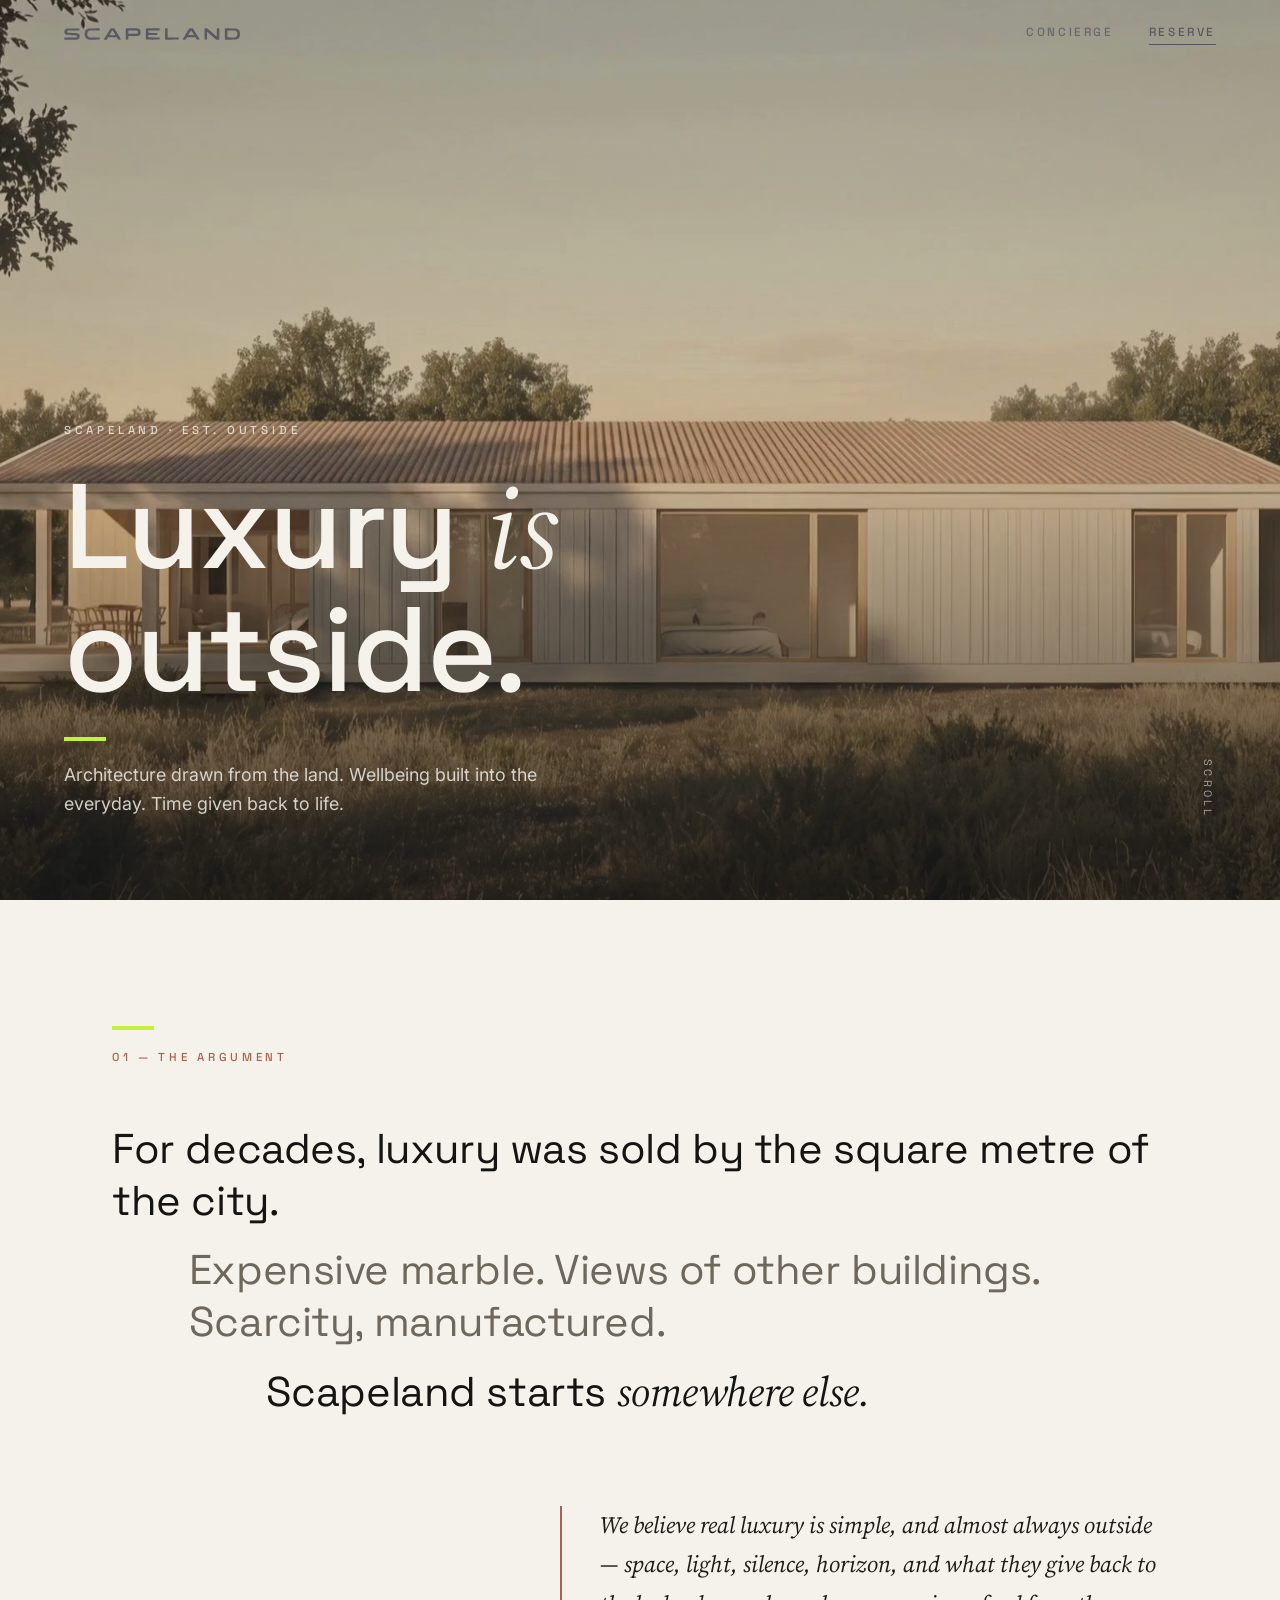
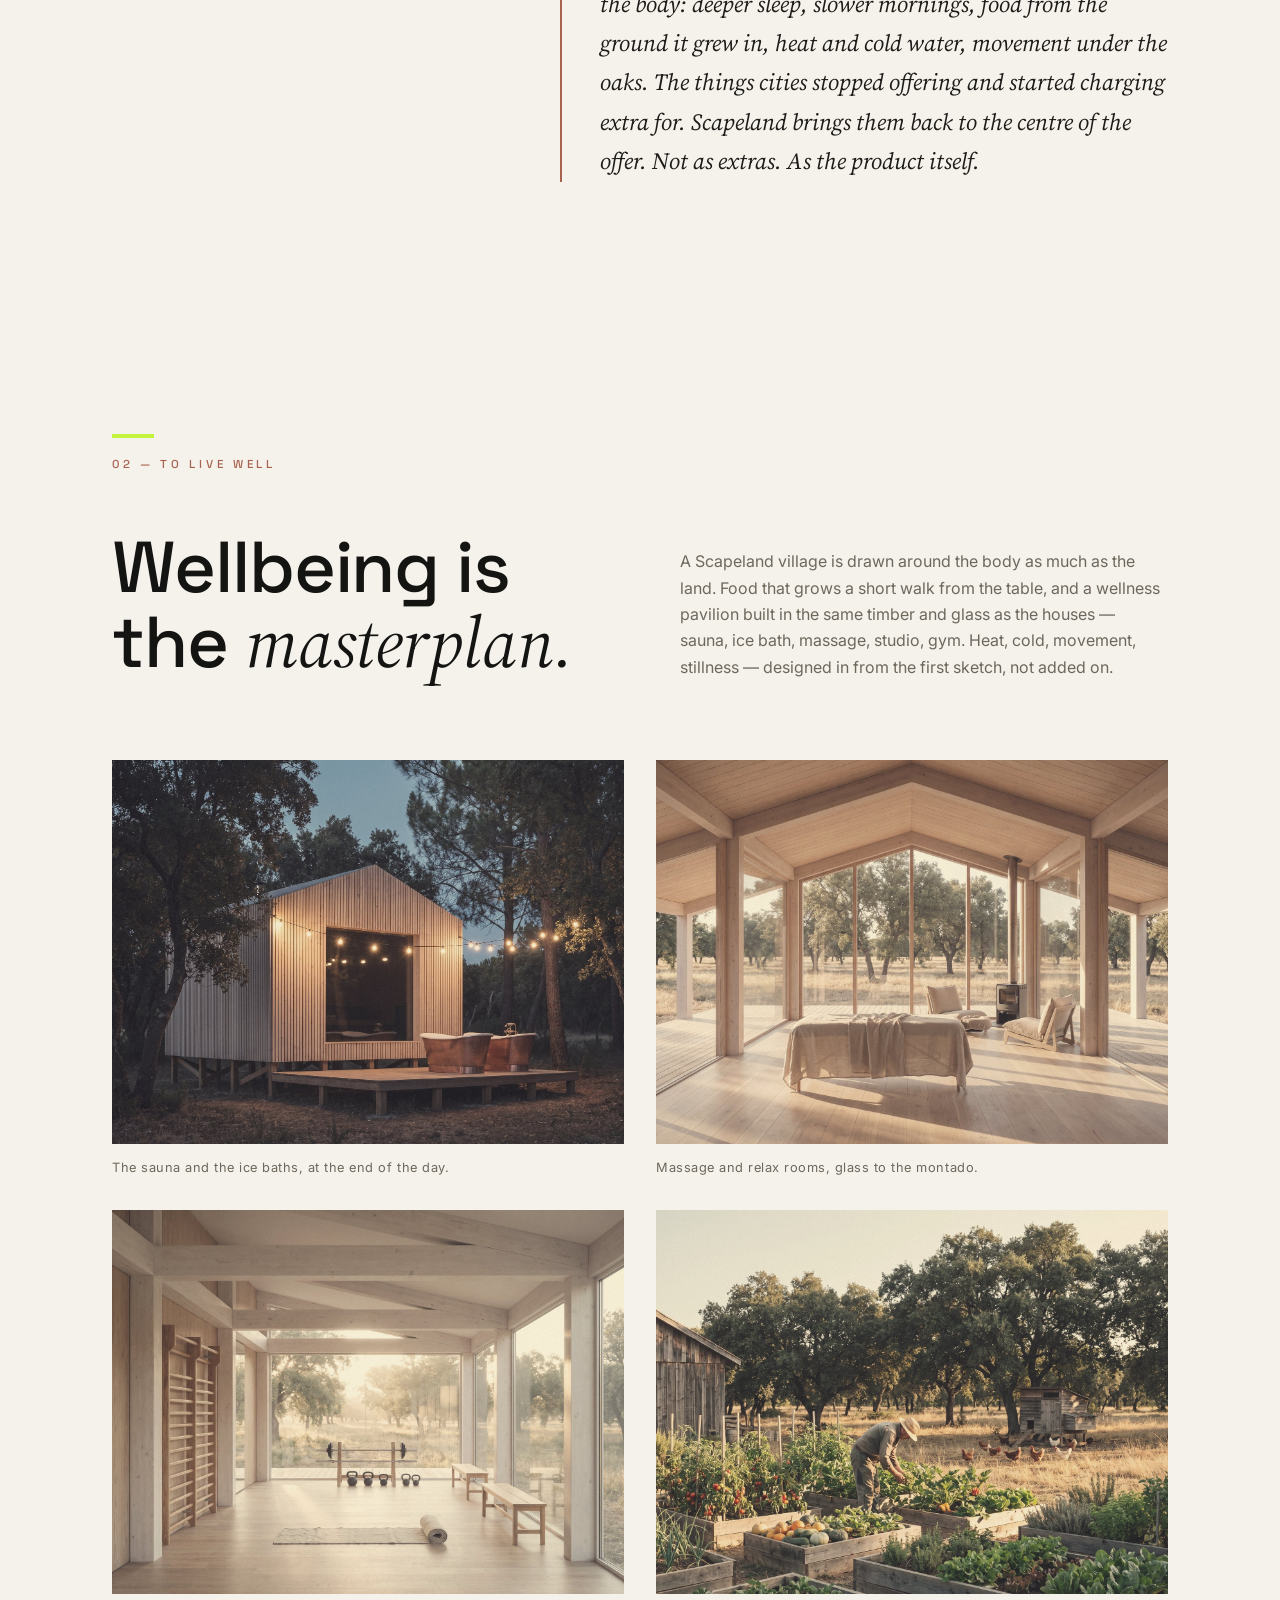
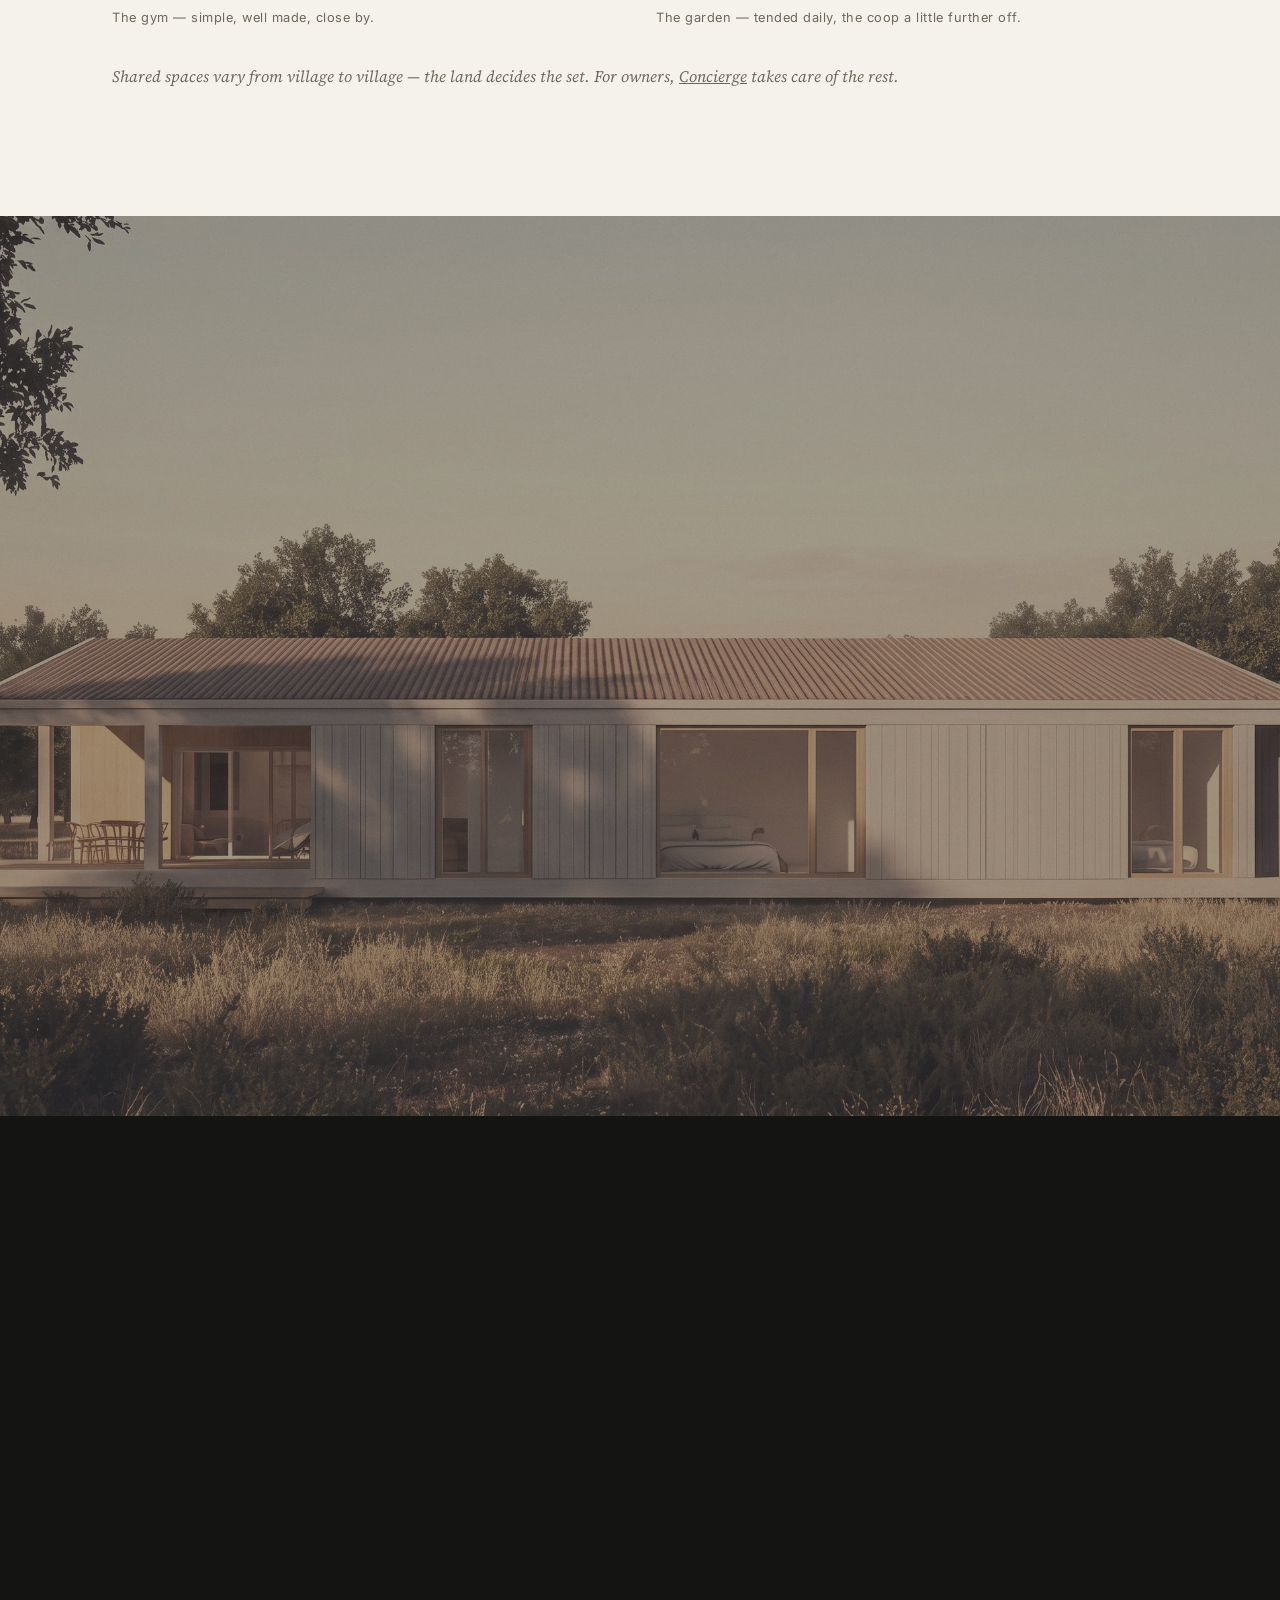
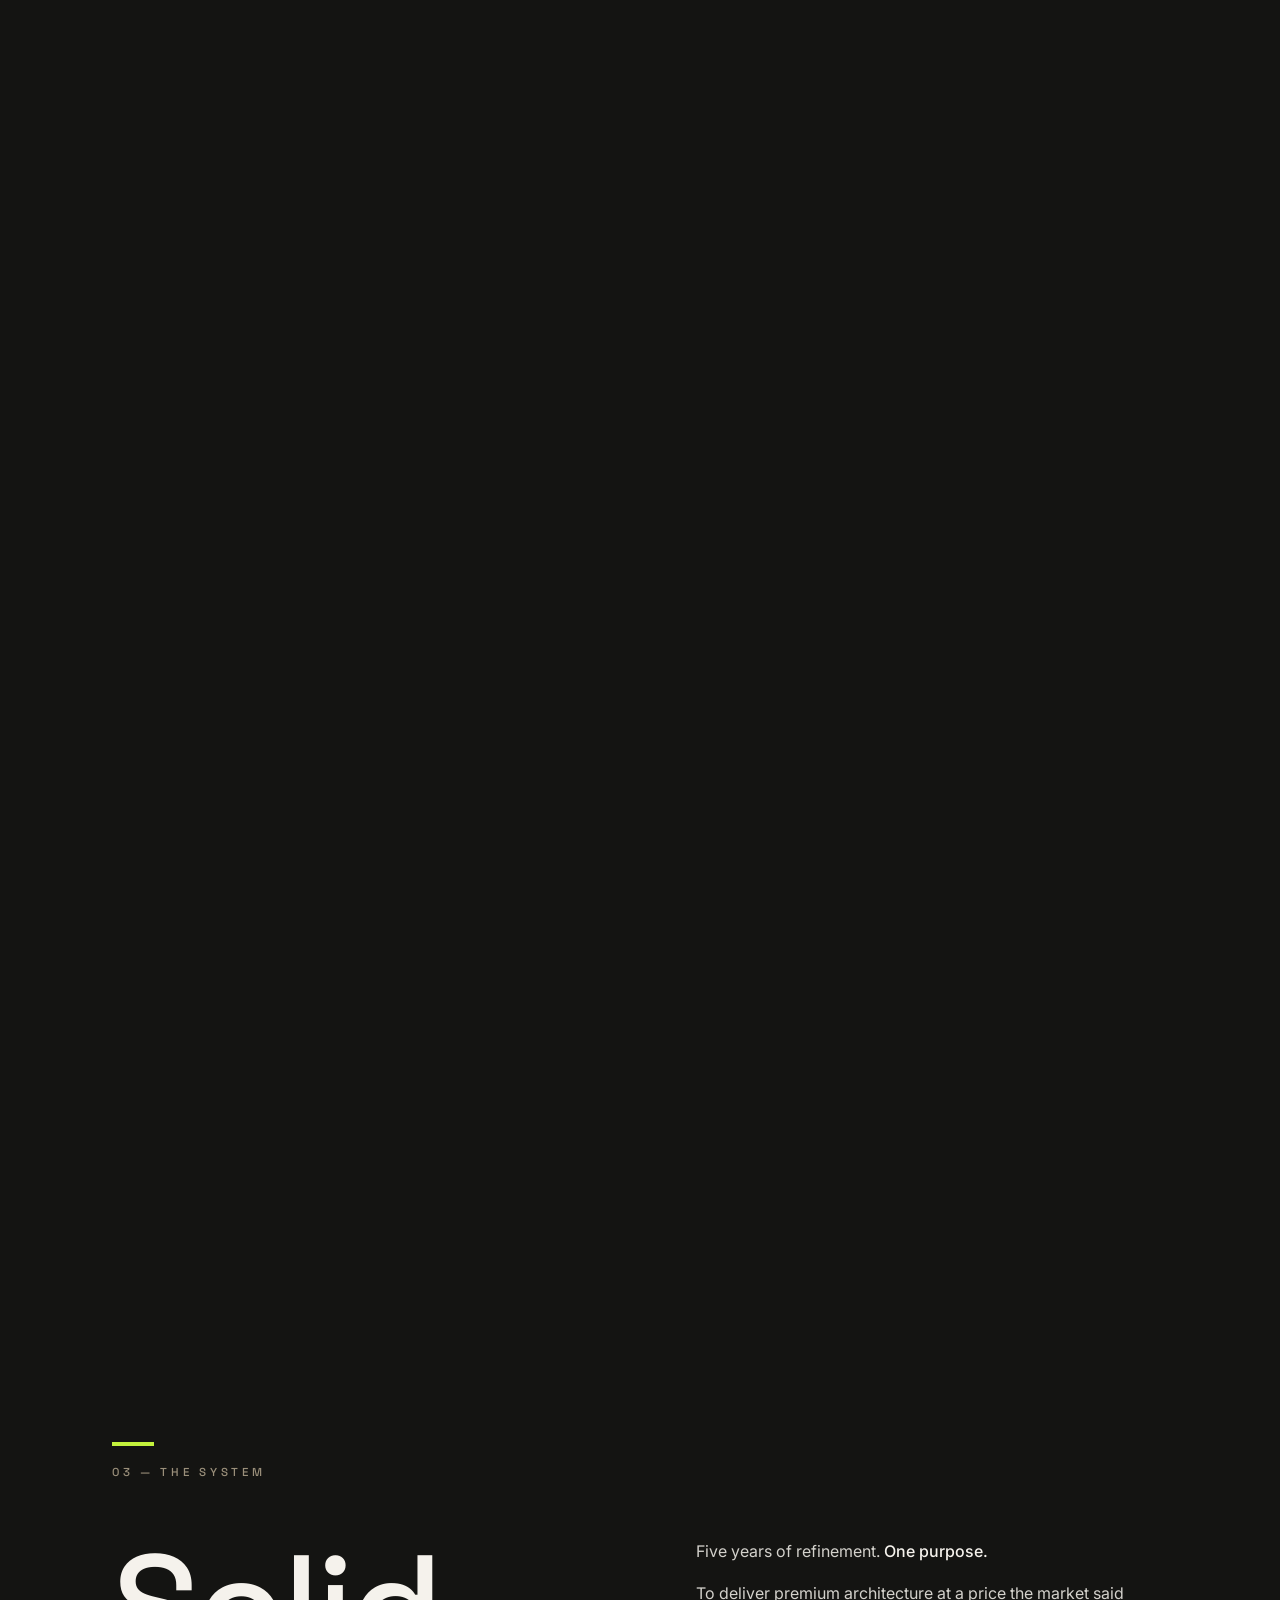
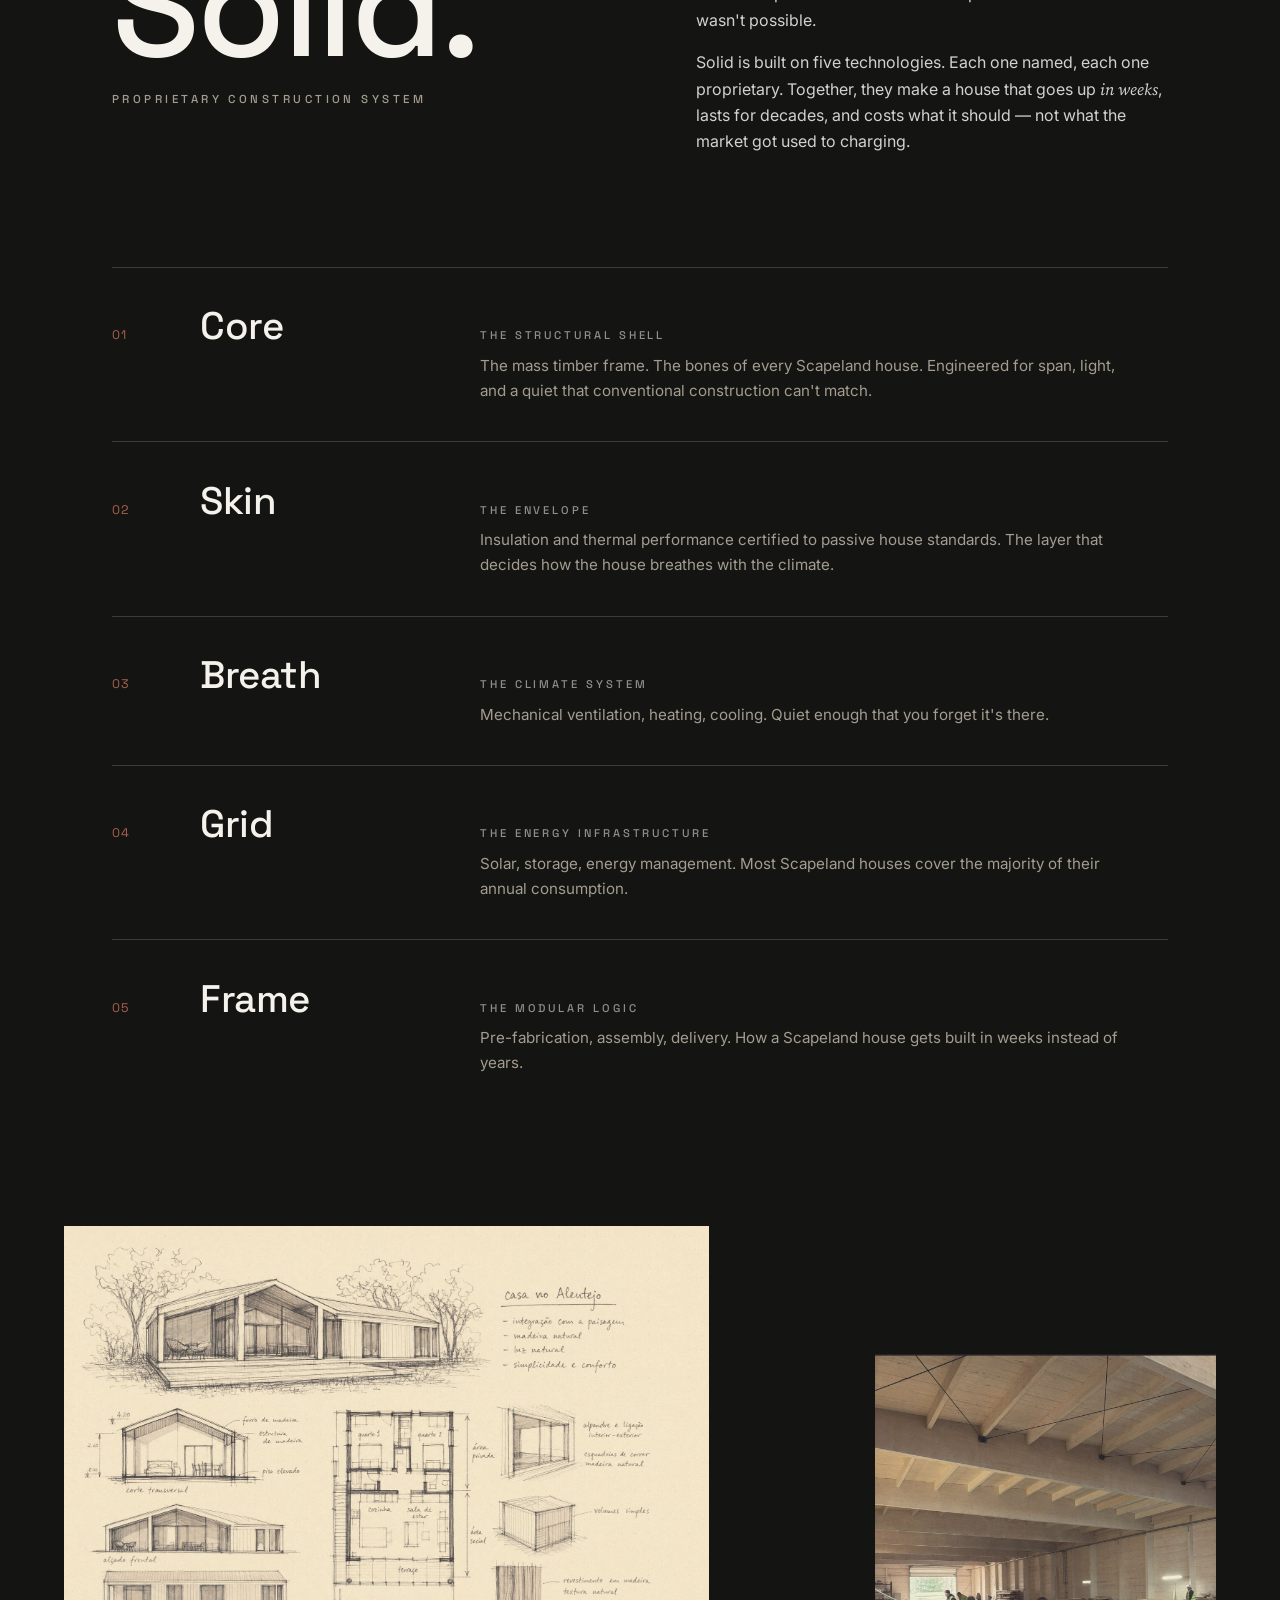
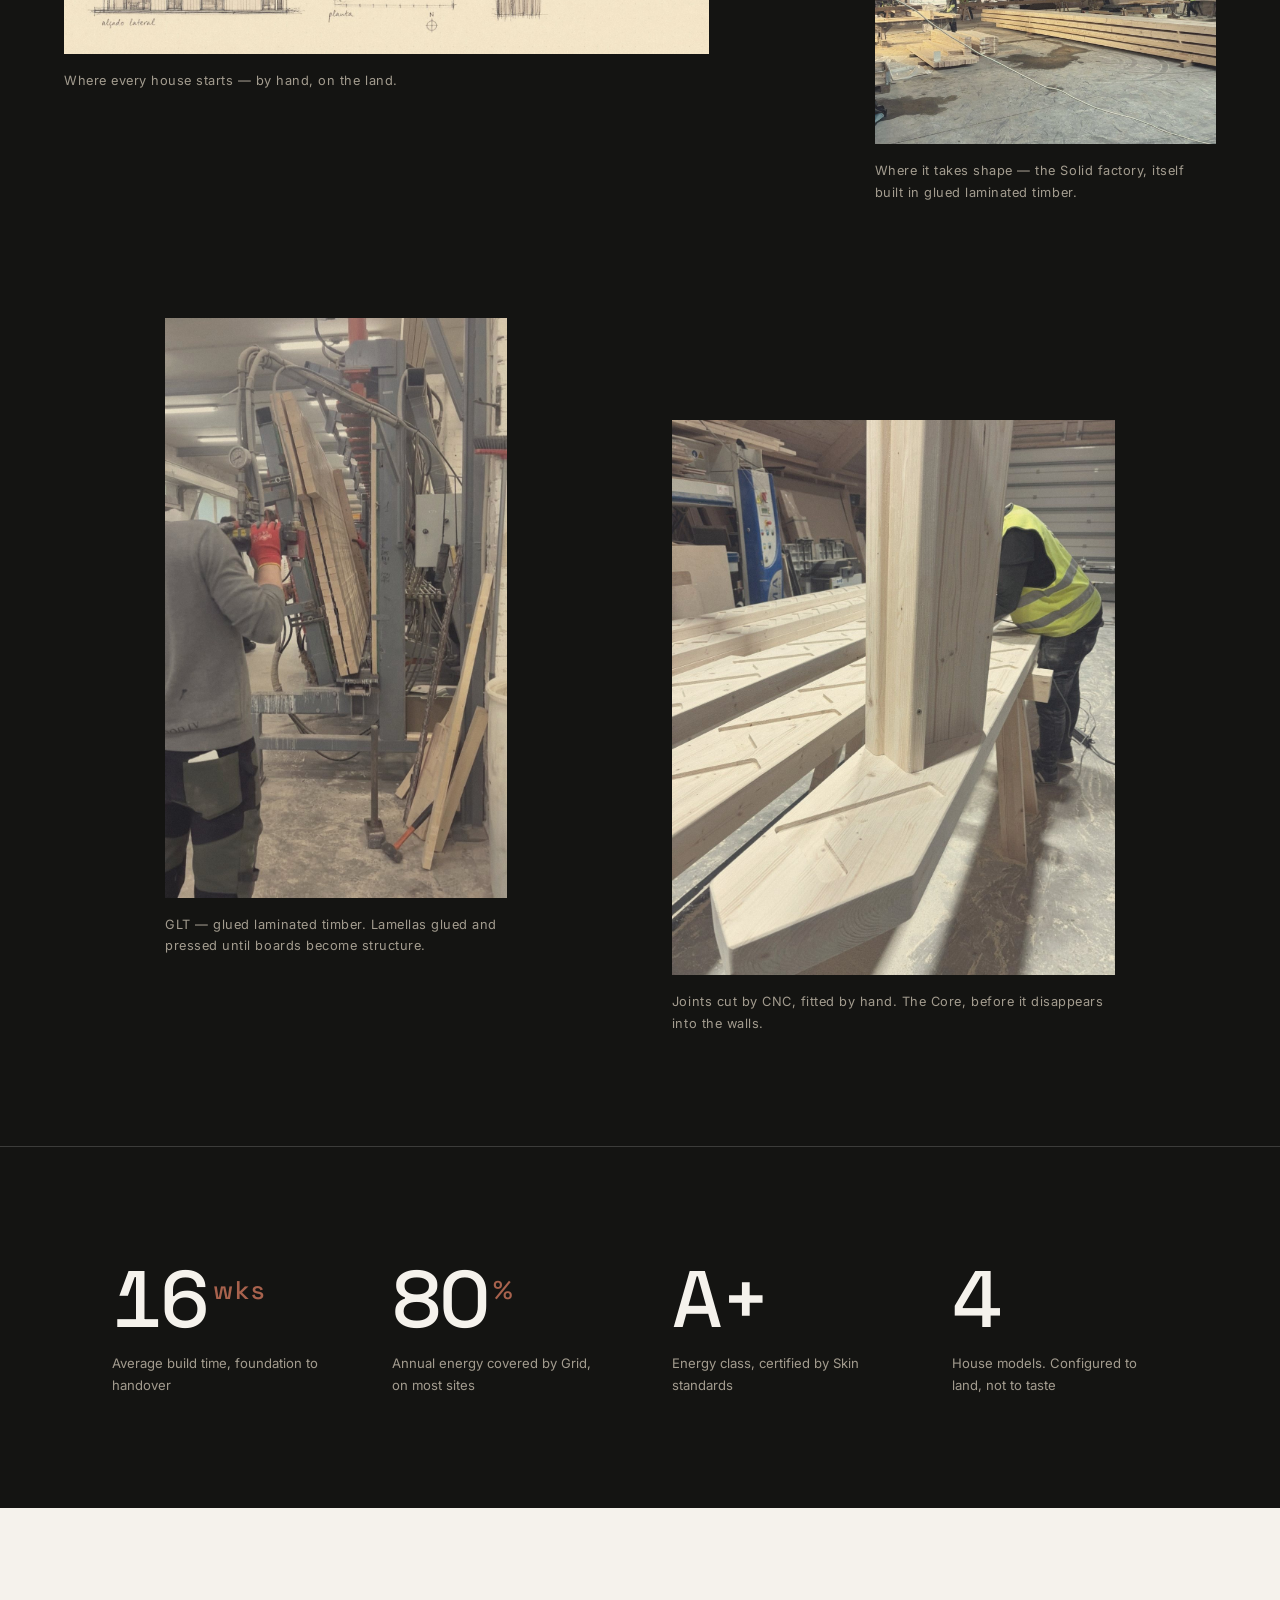
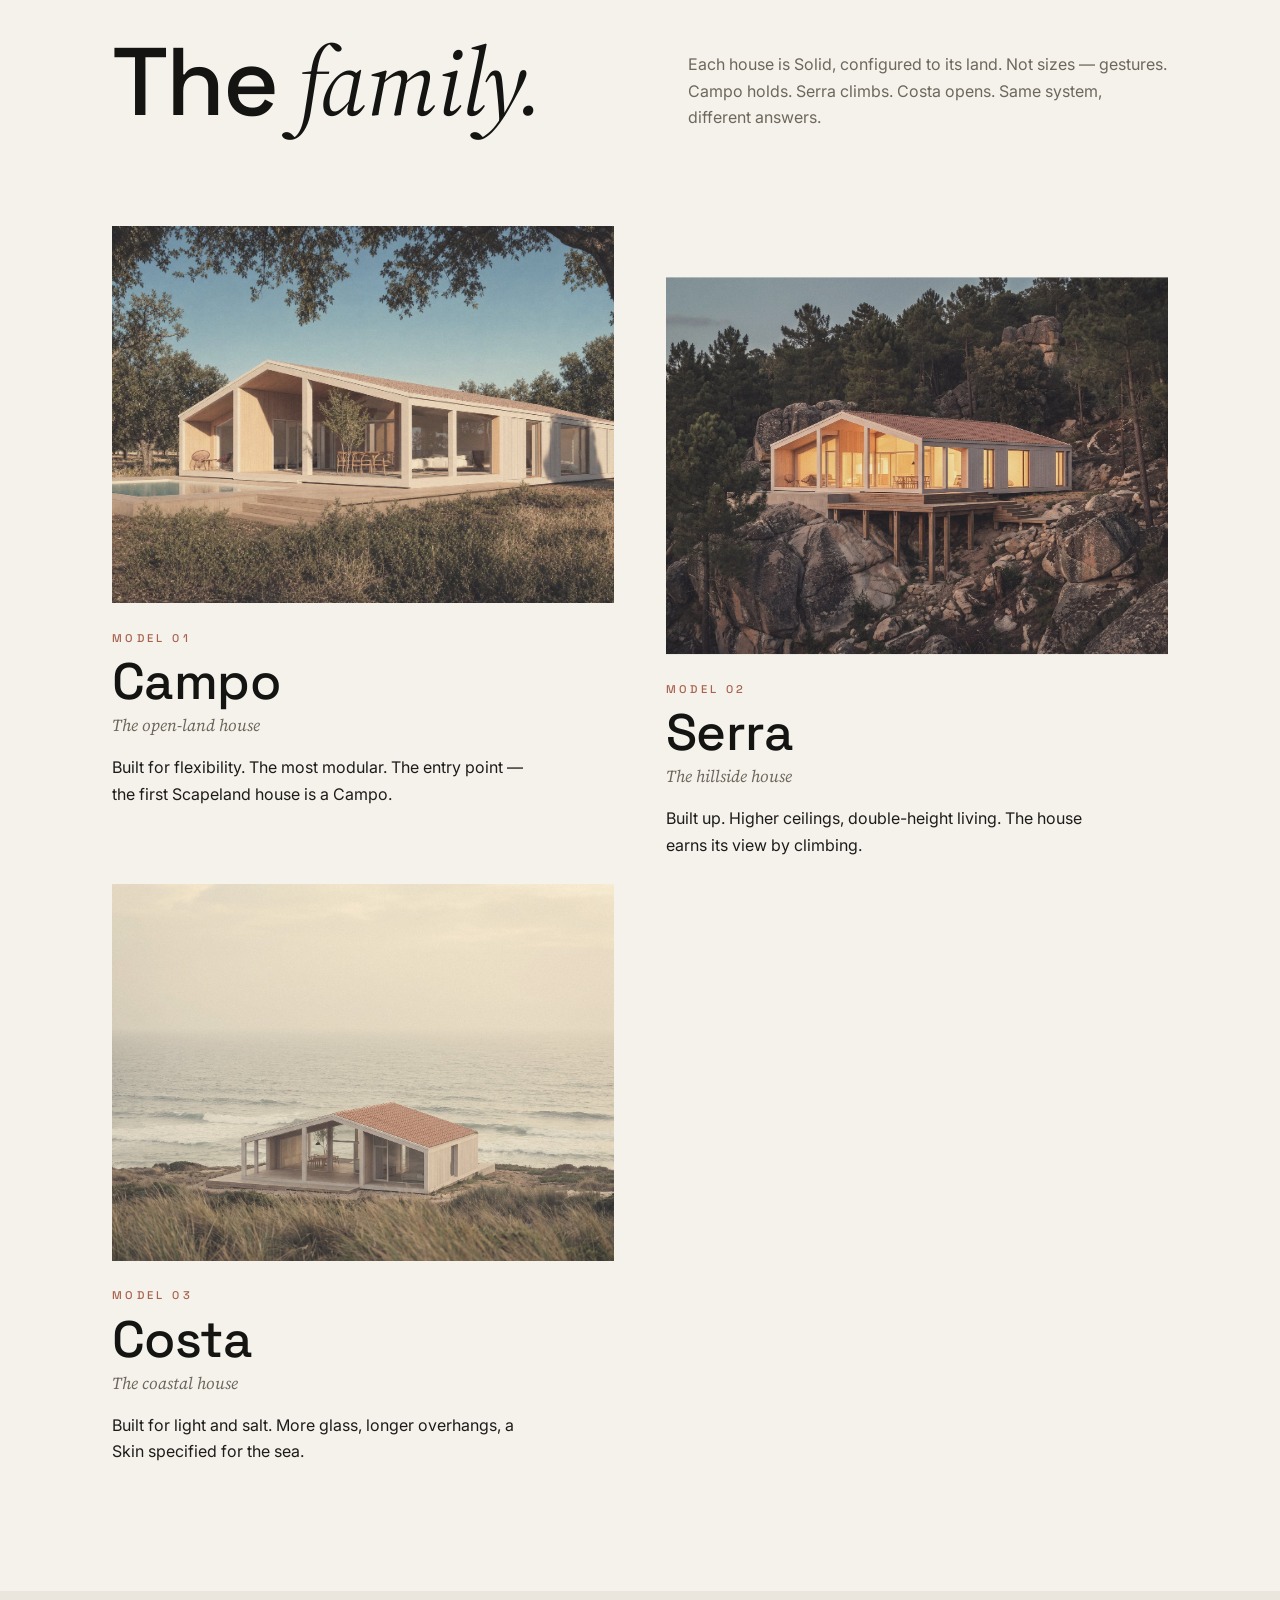
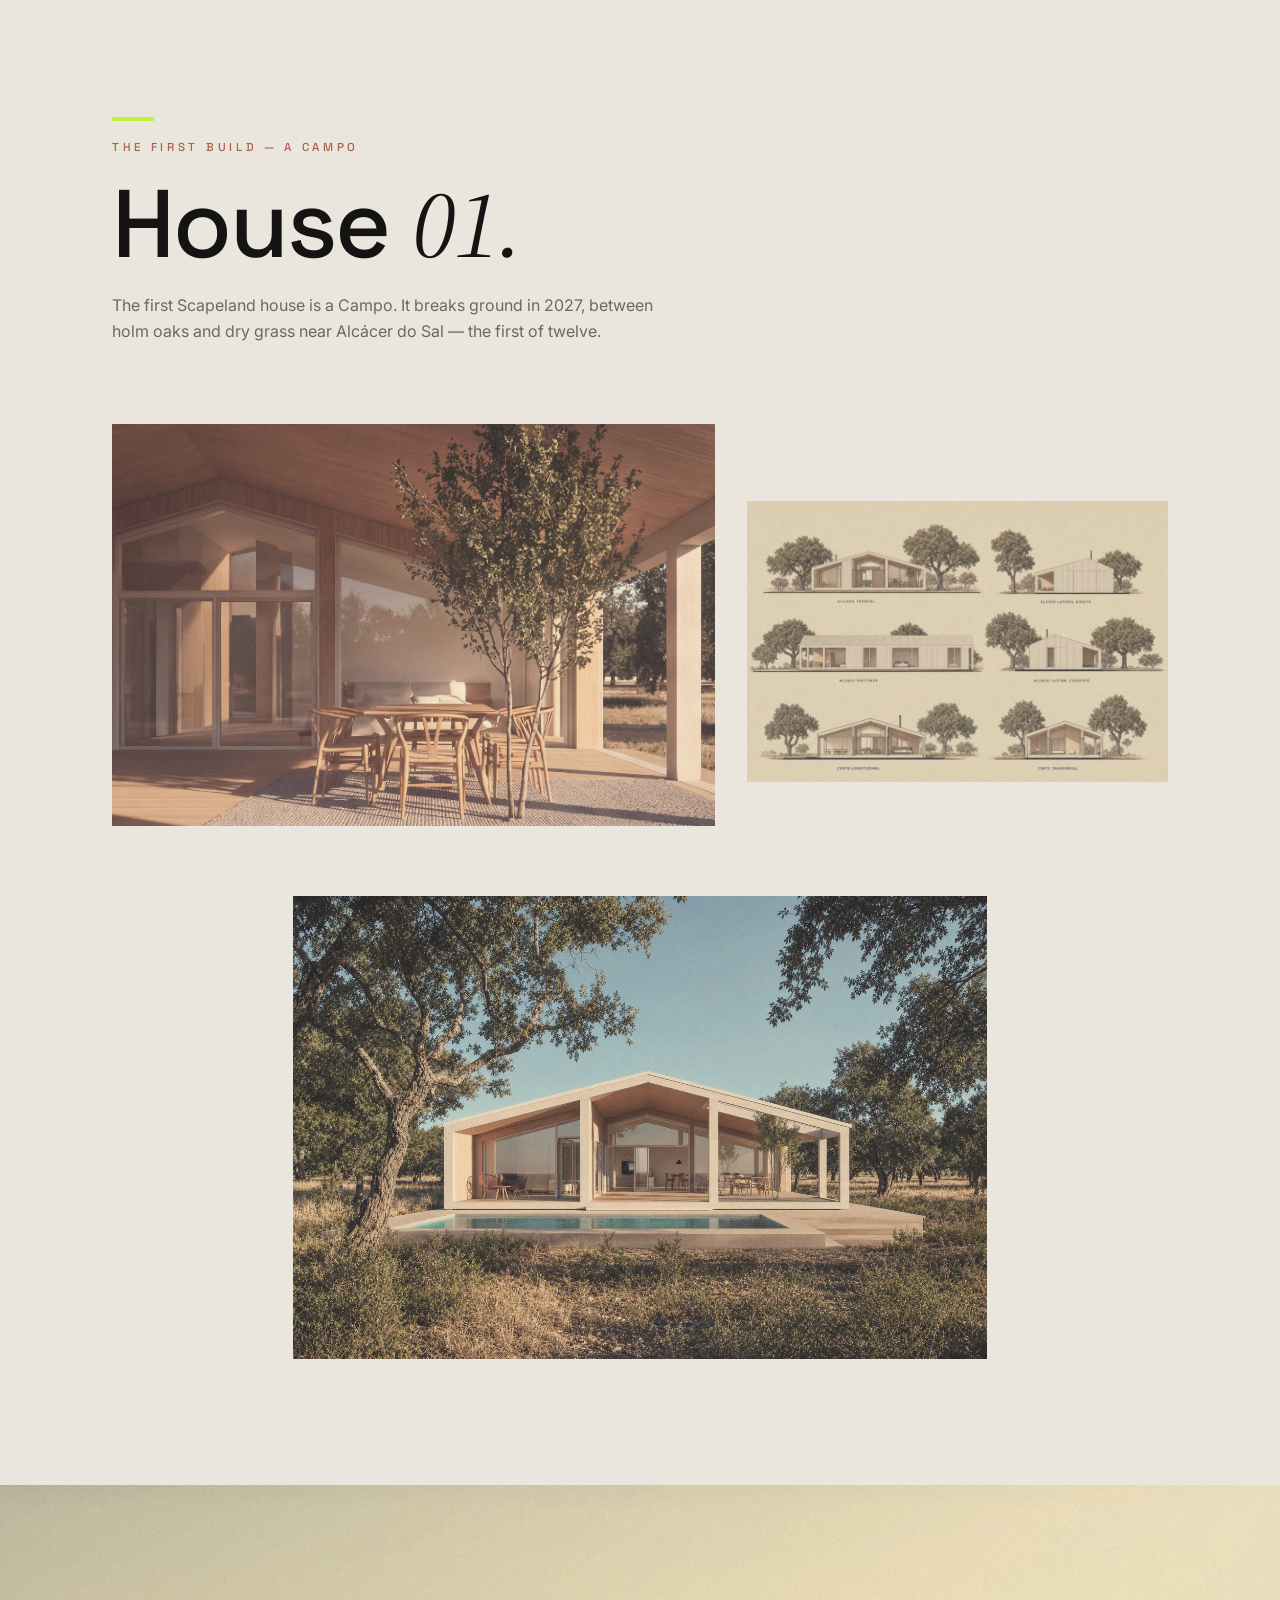
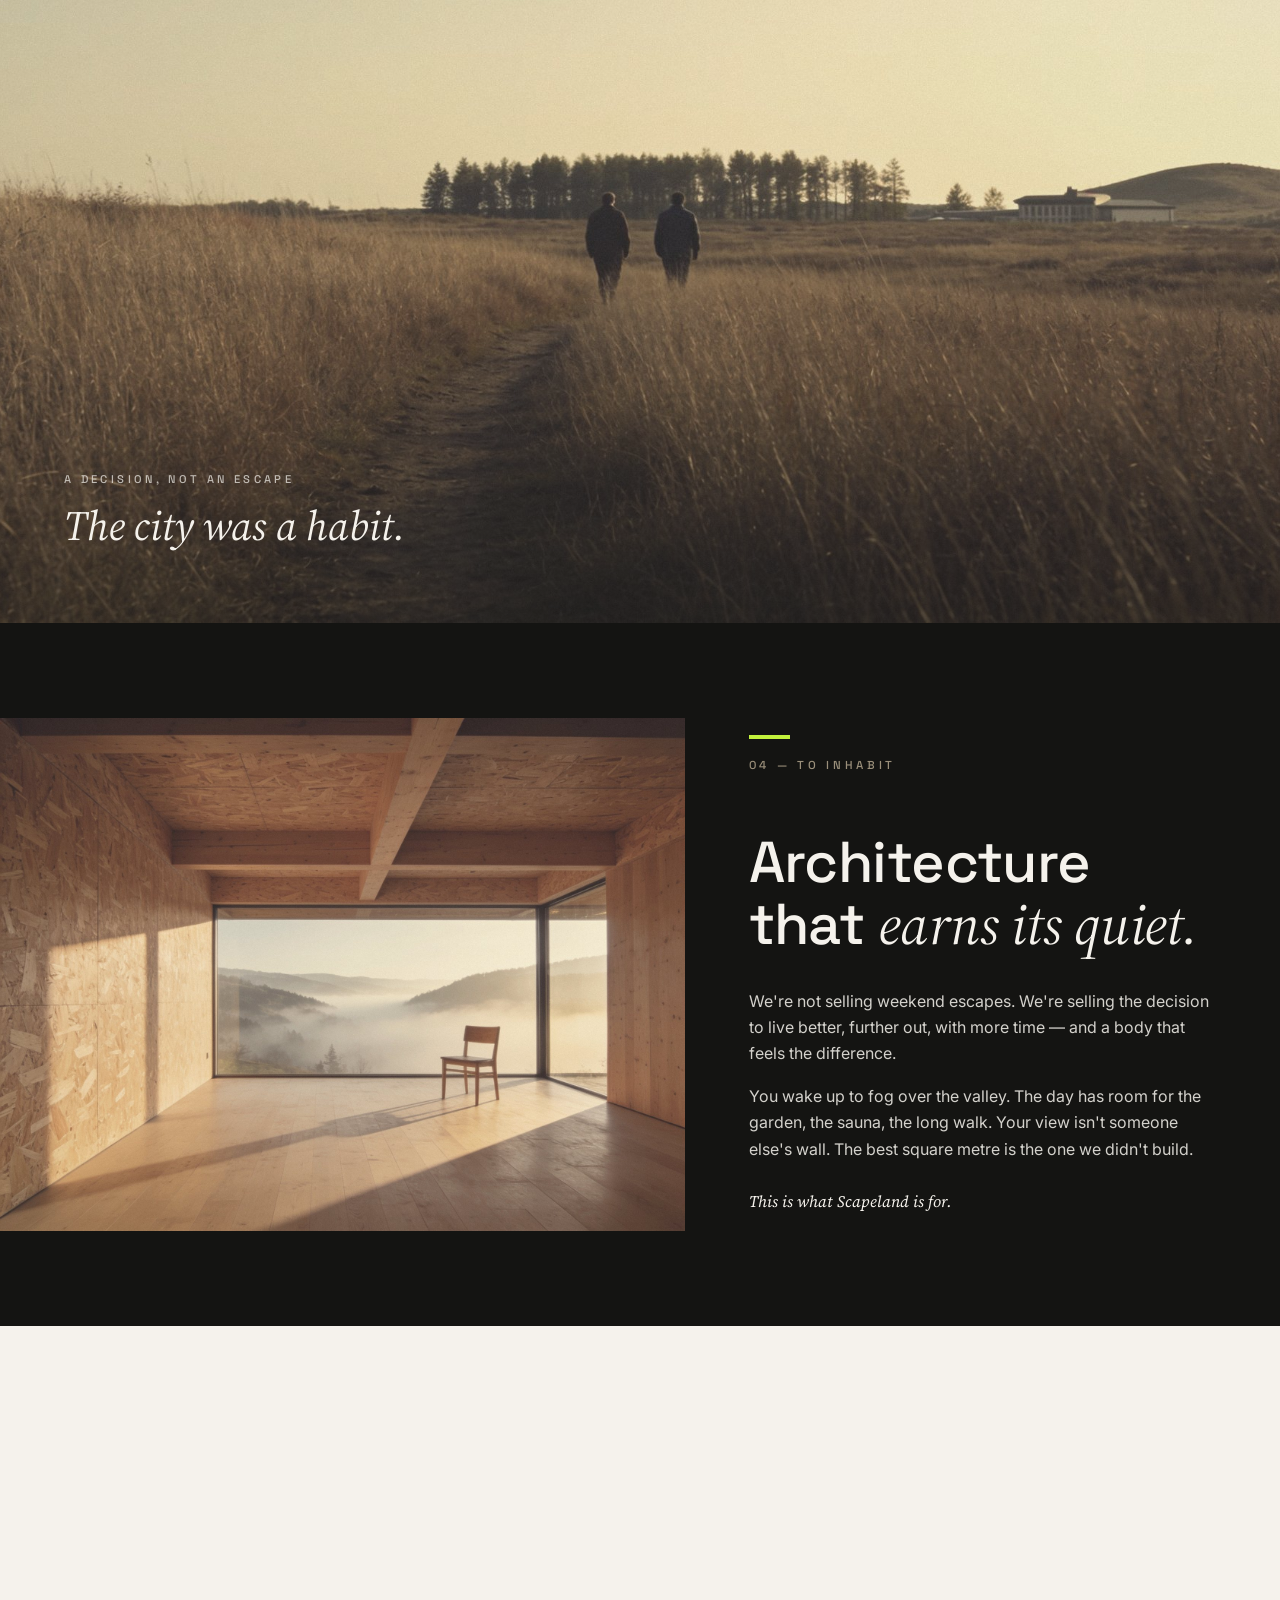
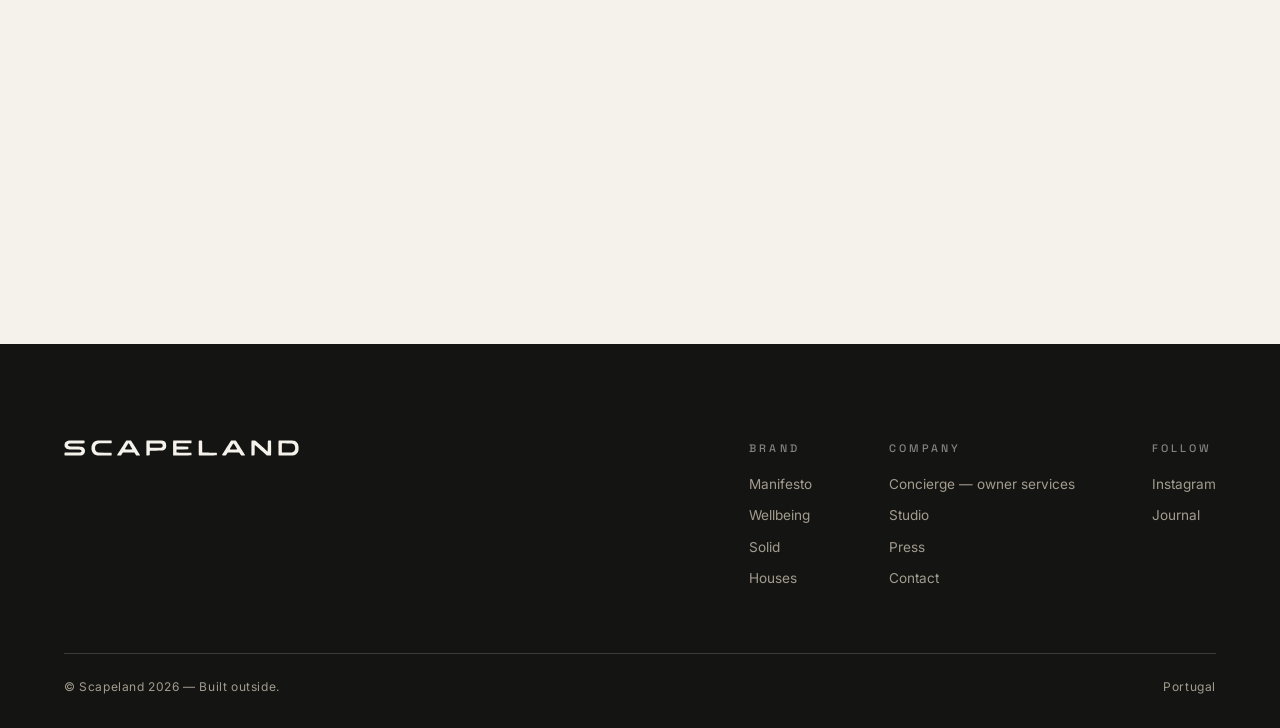
<file: index.html>
<!DOCTYPE html>
<html lang="en">
<head>
<meta charset="utf-8">
<meta name="viewport" content="width=device-width, initial-scale=1, viewport-fit=cover">
<title>Scapeland — Luxury is outside.</title>
<meta name="description" content="Scapeland builds serious houses and villages designed around wellbeing, far from the city — on a system the market said wasn't possible. Built on Solid.">
<meta property="og:title" content="Scapeland — Luxury is outside.">
<meta property="og:description" content="Serious houses and villages designed around wellbeing, far from the city — built on a system the market said wasn't possible.">
<meta property="og:image" content="/assets/img/hero.jpg?v=4">
<meta property="og:type" content="website">
<link rel="icon" href="data:image/svg+xml,%3Csvg%20xmlns='http://www.w3.org/2000/svg'%20viewBox='0%200%20329%20329'%3E%3Crect%20width='329'%20height='329'%20fill='%23F5F2EC'/%3E%3Cpath%20transform='translate(74.4%2084.9)'%20fill='%23141412'%20d='M5.0%20127.1C3.6%20124.3%203.7%20108.8%205.2%20106.7C6.4%20105.2%2012.1%20105.0%2070.0%20104.8L133.5%20104.5L138.5%20102.0C142.5%20100.0%20143.7%2098.8%20144.7%2095.7C146.4%2090.8%20144.5%2085.8%20140.1%2083.5C134.3%2080.5%20126.4%2079.9%2082.0%2079.0C34.5%2078.1%2031.3%2077.7%2021.2%2072.6C15.4%2069.7%209.5%2063.4%206.7%2057.1C5.0%2053.5%204.6%2050.4%204.6%2042.5C4.5%2033.6%204.8%2031.8%207.4%2026.3C12.1%2016.1%2020.2%209.8%2033.2%206.3C38.8%204.8%2046.7%204.6%20103.5%204.4C160.2%204.2%20167.7%204.4%20169.2%205.8C170.7%207.0%20171.0%209.0%20171.0%2016.5C171.0%2022.2%20170.6%2026.0%20169.8%2026.8C168.9%2027.7%20160.5%2028.0%20138.6%2028.1C122.0%2028.1%2094.1%2028.5%2076.5%2028.9C42.2%2029.7%2039.1%2030.2%2035.6%2035.1C33.3%2038.4%2033.5%2045.1%2036.0%2048.3C40.0%2053.4%2043.1%2053.7%2097.4%2055.0C141.3%2056.1%20147.5%2056.7%20156.3%2061.1C166.7%2066.4%20172.0%2073.5%20174.0%2085.0C176.9%20101.9%20169.5%20117.3%20155.2%20124.0C145.1%20128.8%20141.7%20129.0%2071.8%20129.0C7.8%20129.0%206.0%20128.9%205.0%20127.1Z'/%3E%3Crect%20x='138.3'%20y='270.0'%20width='52.7'%20height='14.8'%20fill='%23C3F23C'/%3E%3C/svg%3E">
<link rel="preconnect" href="https://fonts.googleapis.com">
<link rel="preconnect" href="https://fonts.gstatic.com" crossorigin>
<link rel="stylesheet" href="https://fonts.googleapis.com/css2?family=Space+Grotesk:wght@400;500;700&family=Inter:wght@400;500&family=Source+Serif+4:ital,opsz,wght@1,8..60,400&display=swap">
<link rel="stylesheet" href="/assets/css/style.css?v=11">
</head>
<body>

<svg width="0" height="0" style="position:absolute" aria-hidden="true"><defs><symbol id="scapeland-wordmark" viewBox="0 0 1954 133"><path fill="currentColor" fill-rule="evenodd" d="M5.0 127.1C3.6 124.3 3.7 108.8 5.2 106.7C6.4 105.2 12.1 105.0 70.0 104.8L133.5 104.5L138.5 102.0C142.5 100.0 143.7 98.8 144.7 95.7C146.4 90.8 144.5 85.8 140.1 83.5C134.3 80.5 126.4 79.9 82.0 79.0C34.5 78.1 31.3 77.7 21.2 72.6C15.4 69.7 9.5 63.4 6.7 57.1C5.0 53.5 4.6 50.4 4.6 42.5C4.5 33.6 4.8 31.8 7.4 26.3C12.1 16.1 20.2 9.8 33.2 6.3C38.8 4.8 46.7 4.6 103.5 4.4C160.2 4.2 167.7 4.4 169.2 5.8C170.7 7.0 171.0 9.0 171.0 16.5C171.0 22.2 170.6 26.0 169.8 26.8C168.9 27.7 160.5 28.0 138.6 28.1C122.0 28.1 94.1 28.5 76.5 28.9C42.2 29.7 39.1 30.2 35.6 35.1C33.3 38.4 33.5 45.1 36.0 48.3C40.0 53.4 43.1 53.7 97.4 55.0C141.3 56.1 147.5 56.7 156.3 61.1C166.7 66.4 172.0 73.5 174.0 85.0C176.9 101.9 169.5 117.3 155.2 124.0C145.1 128.8 141.7 129.0 71.8 129.0C7.8 129.0 6.0 128.9 5.0 127.1ZM271.0 126.9C260.1 124.1 253.6 120.6 246.0 113.4C238.5 106.3 234.4 99.4 230.9 88.0C228.9 81.8 228.5 78.3 228.5 67.5C228.5 52.3 229.6 46.8 235.2 35.0C242.3 20.2 253.2 11.4 270.5 6.3C275.8 4.8 283.0 4.5 335.0 4.2C391.2 3.9 393.6 4.0 395.0 5.8C396.1 7.2 396.5 9.9 396.4 16.8C396.3 21.8 395.9 26.3 395.5 26.9C395.1 27.7 379.5 28.0 346.2 28.0C319.4 28.0 294.1 28.5 290.0 29.0C276.4 30.8 266.4 37.7 261.1 48.9C258.7 54.0 258.5 55.6 258.5 67.0C258.5 78.4 258.7 80.0 261.1 85.0C264.6 92.4 270.0 97.6 277.9 101.4L284.5 104.5L339.7 105.0C370.0 105.3 395.2 105.8 395.5 106.2C396.3 107.0 396.2 126.9 395.4 128.2C395.1 128.6 368.7 129.0 336.7 128.9C282.2 128.9 278.0 128.8 271.0 126.9ZM441.4 127.5C441.1 126.7 441.2 125.5 441.6 124.8C448.5 112.9 515.7 6.1 516.8 5.3C517.9 4.3 523.6 4.0 537.1 4.0C553.5 4.0 556.0 4.2 557.8 5.8C558.8 6.7 566.4 18.3 574.6 31.5C582.7 44.7 599.2 71.2 611.2 90.4C623.3 109.6 632.9 126.0 632.8 126.9C632.5 128.3 630.2 128.5 617.1 128.8C606.7 129.0 601.3 128.7 600.4 127.9C599.6 127.3 596.2 122.1 592.8 116.3C589.3 110.5 585.6 105.2 584.5 104.4C581.8 102.5 492.2 102.3 489.8 104.2C488.9 104.9 485.9 109.3 483.0 114.0C480.2 118.7 476.7 124.0 475.4 125.8L472.9 129.0L457.4 129.0C444.8 129.0 441.8 128.7 441.4 127.5ZM685.7 128.3C685.3 128.0 685.0 100.4 685.0 67.0C685.0 21.2 685.3 6.1 686.2 5.2C687.8 3.6 802.5 3.5 814.9 5.0C838.2 8.0 848.6 19.4 849.7 43.5C851.0 69.8 840.5 84.8 818.5 88.0C814.6 88.5 790.3 89.0 763.5 89.0C727.4 89.0 715.1 89.3 714.2 90.2C713.4 91.0 713.0 96.6 713.0 109.0C713.0 121.4 712.6 127.0 711.8 127.8C710.5 129.1 686.9 129.6 685.7 128.3ZM907.7 128.3C907.3 128.0 907.0 100.3 907.0 66.9C907.0 7.8 907.1 6.0 908.9 5.0C911.6 3.6 1055.4 3.6 1058.1 5.0C1059.8 6.0 1060.0 7.2 1060.0 15.8C1060.0 22.1 1059.6 26.0 1058.8 26.8C1057.9 27.7 1043.1 28.0 998.2 28.0C959.2 28.0 938.2 28.4 936.9 29.0C935.2 30.0 935.0 31.2 935.0 40.9C935.0 49.8 935.3 52.0 936.7 53.1C938.0 54.2 947.6 54.6 985.9 55.0L1033.5 55.5L1033.5 66.5L1033.5 77.5L985.9 78.0C947.6 78.4 938.0 78.8 936.7 79.9C935.3 81.0 935.0 83.2 935.0 91.9C935.0 98.9 935.4 103.0 936.2 103.8C937.1 104.7 952.1 105.0 997.5 105.0C1042.9 105.0 1057.9 105.3 1058.8 106.2C1059.6 107.0 1060.0 110.9 1060.0 117.0C1060.0 123.1 1059.6 127.0 1058.8 127.8C1057.9 128.7 1039.7 129.0 983.0 129.0C941.9 129.0 908.0 128.7 907.7 128.3ZM1121.0 127.1C1120.4 125.8 1120.0 104.9 1120.0 66.1C1120.0 13.8 1120.2 7.0 1121.6 5.6C1123.9 3.3 1145.1 3.3 1147.4 5.6C1148.8 7.0 1149.0 12.9 1149.0 55.5C1149.0 98.6 1149.2 103.9 1150.6 104.4C1151.5 104.7 1178.4 105.0 1210.4 105.0C1254.3 105.0 1268.9 105.3 1269.8 106.2C1270.6 107.0 1271.0 110.9 1271.0 117.0C1271.0 123.1 1270.6 127.0 1269.8 127.8C1268.9 128.7 1251.0 129.0 1195.3 129.0C1123.9 129.0 1122.0 129.0 1121.0 127.1ZM1314.2 127.8C1312.7 126.3 1311.1 129.2 1340.5 82.0C1365.2 42.4 1381.4 16.2 1385.8 8.8C1387.0 6.8 1388.7 4.9 1389.6 4.6C1392.8 3.4 1427.5 3.9 1429.2 5.2C1430.1 5.9 1442.6 25.4 1457.0 48.5C1471.4 71.6 1488.2 98.3 1494.2 107.7C1500.3 117.3 1505.0 125.7 1504.8 126.7C1504.5 128.3 1503.0 128.5 1490.5 128.8C1482.8 128.9 1475.5 128.8 1474.3 128.5C1472.9 128.2 1470.0 124.5 1466.0 117.8C1462.5 112.1 1458.6 106.5 1457.3 105.2L1454.9 103.0L1409.1 103.0C1374.0 103.0 1363.0 103.3 1361.8 104.2C1361.0 104.9 1357.7 109.8 1354.5 115.0C1345.4 130.0 1347.2 129.0 1330.0 129.0C1320.3 129.0 1315.0 128.6 1314.2 127.8ZM1558.7 128.3C1558.3 128.0 1558.0 100.4 1558.0 67.0C1558.0 21.2 1558.3 6.1 1559.2 5.2C1560.7 3.7 1584.6 3.5 1588.4 5.0C1589.8 5.5 1609.3 22.3 1631.8 42.2C1654.2 62.1 1676.7 82.2 1681.9 86.7C1687.1 91.3 1691.8 94.9 1692.4 94.7C1693.2 94.4 1693.6 81.2 1693.8 50.5C1693.9 20.2 1694.4 6.3 1695.1 5.3C1696.9 3.3 1718.3 3.5 1720.4 5.6C1721.8 7.0 1722.0 13.8 1722.0 66.1C1722.0 104.9 1721.6 125.8 1721.0 127.1C1720.0 128.9 1718.7 129.0 1703.2 129.0L1686.5 129.0L1661.5 106.7C1647.8 94.5 1625.5 74.7 1612.1 62.7C1598.6 50.7 1587.2 41.1 1586.6 41.3C1585.8 41.6 1585.4 54.9 1585.2 84.0C1585.1 113.2 1584.6 126.7 1583.9 127.7C1583.1 128.6 1579.6 129.0 1571.0 129.0C1564.6 129.0 1559.0 128.7 1558.7 128.3ZM1784.0 127.1C1783.4 125.8 1783.0 104.9 1783.0 66.2C1783.0 9.5 1783.1 7.2 1784.9 5.6C1786.7 4.0 1791.1 3.9 1846.7 4.2C1911.9 4.7 1911.2 4.6 1923.6 10.7C1932.2 14.9 1941.1 24.9 1944.8 34.7C1946.5 39.1 1948.4 45.6 1948.9 49.1C1950.5 58.4 1950.2 79.3 1948.5 87.5C1945.1 103.7 1935.7 116.6 1922.8 122.9C1910.9 128.8 1908.4 129.0 1843.8 129.0C1786.7 129.0 1785.0 128.9 1784.0 127.1ZM1899.9 102.7C1911.9 98.0 1919.0 88.6 1921.1 74.6C1923.8 56.6 1917.4 39.8 1905.6 33.8C1896.5 29.1 1893.4 28.8 1853.7 28.3C1819.9 27.8 1815.7 27.9 1813.5 29.4L1811.0 31.0L1811.0 66.8C1811.0 94.1 1811.3 102.9 1812.2 103.9C1813.2 104.8 1822.6 105.0 1854.5 104.8C1890.3 104.5 1896.1 104.2 1899.9 102.7ZM567.6 77.6C568.3 75.8 567.4 74.1 553.2 51.0C541.4 31.8 538.7 28.0 537.2 28.0C535.5 28.1 533.7 30.4 524.3 45.5C508.8 70.4 505.7 75.9 506.4 77.5C507.2 79.7 566.8 79.8 567.6 77.6ZM1439.8 76.9C1440.0 76.0 1434.8 66.8 1428.4 56.4C1422.0 46.0 1415.5 35.6 1414.1 33.3C1409.4 25.5 1408.3 26.0 1399.6 40.3C1395.8 46.4 1389.3 57.0 1385.2 63.7C1380.7 71.1 1378.0 76.5 1378.3 77.5C1378.9 78.8 1382.5 79.0 1409.2 78.8C1436.1 78.5 1439.5 78.3 1439.8 76.9ZM811.4 62.0C817.6 58.9 820.3 54.2 820.2 46.5C820.2 40.8 818.5 36.7 814.8 33.4C809.7 28.8 807.9 28.6 761.3 28.3C717.9 27.9 717.0 28.0 715.0 30.0C713.2 31.8 713.0 33.2 713.0 46.3C713.0 61.7 713.5 63.5 718.0 64.3C719.4 64.6 739.9 64.7 763.5 64.7L806.5 64.5L811.4 62.0Z"/></symbol></defs></svg>

<!-- ———— NAV ———— -->
<div class="nav-bg" aria-hidden="true"></div>
<nav class="nav" id="nav">
  <a class="nav__mark" href="#top" aria-label="Scapeland"><svg viewBox="0 0 1954 133" aria-hidden="true" focusable="false"><use href="#scapeland-wordmark"></use></svg></a>
  <div class="nav__links">
    <a href="/concierge">Concierge</a>
    <a href="/reserve" class="nav__cta">Reserve</a>
  </div>
</nav>

<!-- ———— HERO ———— -->
<header class="hero" id="top">
  <video class="hero__img" src="/assets/media/motion.mp4?v=6" poster="/assets/img/motion-poster.jpg?v=6" autoplay muted loop playsinline aria-label="Life at a Scapeland house — the Campo, the kitchen, meditation and reading under the holm oaks"></video>
  <div class="hero__veil"></div>
  <div class="hero__inner">
    <p class="hero__eyebrow">Scapeland · Est. Outside</p>
    <h1 class="hero__title">Luxury <em>is</em> outside.</h1>
    <p class="hero__sub">Architecture drawn from the land. Wellbeing built into the everyday. Time given back to life.</p>
  </div>
  <div class="hero__scroll" aria-hidden="true">Scroll</div>
</header>

<main>

<!-- ———— 01 · THE ARGUMENT ———— -->
<section class="argument" id="argument">
  <div class="measure">
    <p class="eyebrow reveal">01 — The Argument</p>
    <div class="argument__lines">
      <p class="reveal">For decades, luxury was sold by the square metre of the city.</p>
      <p class="reveal">Expensive marble. Views of other buildings. Scarcity, manufactured.</p>
      <p class="reveal">Scapeland starts <em>somewhere else.</em></p>
    </div>
    <p class="argument__pull reveal">
      We believe real luxury is simple, and almost always outside — space, light, silence, horizon,
      and what they give back to the body: deeper sleep, slower mornings, food from the ground it
      grew in, heat and cold water, movement under the oaks. The things cities stopped offering and
      started charging extra for. Scapeland brings them back to the centre of the offer.
      Not as extras. As the product itself.
    </p>
  </div>
</section>

<!-- ———— 02 · TO LIVE WELL ———— -->
<section class="well" id="wellbeing">
  <div class="measure">
    <p class="eyebrow reveal">02 — To Live Well</p>
    <div class="well__head">
      <h2 class="well__title reveal">Wellbeing is the <em>masterplan.</em></h2>
      <p class="well__intro reveal">
        A Scapeland village is drawn around the body as much as the land.
        Food that grows a short walk from the table, and a wellness pavilion
        built in the same timber and glass as the houses — sauna, ice bath,
        massage, studio, gym. Heat, cold, movement, stillness — designed in
        from the first sketch, not added on.
      </p>
    </div>


    <div class="well__gallery">
      <figure class="well__fig reveal">
        <img src="/assets/img/well-pavilion.jpg?v=4" alt="The sauna — a small slatted timber cabin on a raised deck at dusk, two copper ice-bath tubs in front" loading="lazy">
        <figcaption>The sauna and the ice baths, at the end of the day.</figcaption>
      </figure>
      <figure class="well__fig reveal">
        <img src="/assets/img/well-relax.jpg?v=4" alt="Inside the pavilion — massage table and low chairs by the glass gable, wood stove" loading="lazy">
        <figcaption>Massage and relax rooms, glass to the montado.</figcaption>
      </figure>
      <figure class="well__fig reveal">
        <img src="/assets/img/well-gym.jpg?v=4" alt="The gym — timber structure, glass wall to the meadow, simple free weights and wall bars" loading="lazy">
        <figcaption>The gym — simple, well made, close by.</figcaption>
      </figure>
      <figure class="well__fig reveal">
        <img src="/assets/img/well-garden.jpg?v=4" alt="The farm garden — a gardener tending raised beds, the chicken coop further off under the oaks" loading="lazy">
        <figcaption>The garden — tended daily, the coop a little further off.</figcaption>
      </figure>
    </div>

    <p class="well__note reveal">Shared spaces vary from village to village — the land decides the set. For owners, <a href="/concierge">Concierge</a> takes care of the rest.</p>
  </div>
</section>

<!-- ———— MOTION ———— -->
<section class="motion" id="motion">
  <div class="motion__track">
    <div class="motion__sticky">
      <img class="motion__video" src="/assets/img/motion-bg.jpg?v=4" alt="House 01 — the long timber facade glowing at twilight">
      <div class="motion__veil"></div>
      <div class="motion__panel" data-panel="0">
        <div class="panel__inner">
          <p class="panel__eyebrow">The setting</p>
          <h2 class="panel__title">Outdoor is the <em>address.</em></h2>
          <p class="panel__body">We choose the land before we draw the house — birch forest, open valley, the edge of the water. Space, light, silence, horizon. The view was here long before the walls.</p>
        </div>
      </div>
      <div class="motion__panel" data-panel="1">
        <div class="panel__inner">
          <p class="panel__eyebrow">The making</p>
          <h2 class="panel__title">Built in timber. <em>Built to last.</em></h2>
          <p class="panel__body">A mass-timber Core and a passive-house Skin — warm, quiet, low-carbon. Engineered to a standard the market kept for far more; the craft is in everything you never have to think about.</p>
        </div>
      </div>
    </div>
  </div>
</section>

<!-- ———— 02 · THE SYSTEM ———— -->
<section class="solid" id="solid">
  <div class="measure">
    <p class="eyebrow eyebrow--paper reveal">03 — The System</p>
    <div class="solid__grid">
      <h2 class="solid__title reveal">Solid.<span class="solid__tag">Proprietary construction system</span></h2>
      <div class="solid__copy reveal">
        <p>Five years of refinement. <strong>One purpose.</strong></p>
        <p>To deliver premium architecture at a price the market said wasn't possible.</p>
        <p>Solid is built on five technologies. Each one named, each one proprietary. Together, they make a house that goes up <em>in weeks</em>, lasts for decades, and costs what it should — not what the market got used to charging.</p>
      </div>
    </div>

    <ul class="tech">
      <li class="tech__row reveal">
        <span class="tech__num">01</span>
        <span class="tech__name">Core</span>
        <span class="tech__desc"><span class="tech__label">The structural shell</span>The mass timber frame. The bones of every Scapeland house. Engineered for span, light, and a quiet that conventional construction can't match.</span>
      </li>
      <li class="tech__row reveal">
        <span class="tech__num">02</span>
        <span class="tech__name">Skin</span>
        <span class="tech__desc"><span class="tech__label">The envelope</span>Insulation and thermal performance certified to passive house standards. The layer that decides how the house breathes with the climate.</span>
      </li>
      <li class="tech__row reveal">
        <span class="tech__num">03</span>
        <span class="tech__name">Breath</span>
        <span class="tech__desc"><span class="tech__label">The climate system</span>Mechanical ventilation, heating, cooling. Quiet enough that you forget it's there.</span>
      </li>
      <li class="tech__row reveal">
        <span class="tech__num">04</span>
        <span class="tech__name">Grid</span>
        <span class="tech__desc"><span class="tech__label">The energy infrastructure</span>Solar, storage, energy management. Most Scapeland houses cover the majority of their annual consumption.</span>
      </li>
      <li class="tech__row reveal">
        <span class="tech__num">05</span>
        <span class="tech__name">Frame</span>
        <span class="tech__desc"><span class="tech__label">The modular logic</span>Pre-fabrication, assembly, delivery. How a Scapeland house gets built in weeks instead of years.</span>
      </li>
    </ul>
  </div>
  <div class="glt" id="glt">
  <div class="glt__sticky">
  <div class="solid__figures">
    <figure class="solid__fig reveal">
      <img src="/assets/img/sketch.jpg?v=4" alt="Hand-drawn concept sketches of a Scapeland house, with notes on landscape integration" loading="lazy">
      <figcaption>Where every house starts — by hand, on the land.</figcaption>
    </figure>
    <figure class="solid__fig reveal">
      <img src="/assets/img/glt-1.jpg?v=4" alt="The Solid factory — a glued laminated timber hall with exposed GLT beams and walls" loading="lazy">
      <figcaption>Where it takes shape — the Solid factory, itself built in glued laminated timber.</figcaption>
    </figure>
    <figure class="solid__fig reveal">
      <img src="/assets/img/glt-2.jpg?v=4" alt="Timber lamellas clamped under pressure in the gluing press at the Solid factory" loading="lazy">
      <figcaption>GLT — glued laminated timber. Lamellas glued and pressed until boards become structure.</figcaption>
    </figure>
    <figure class="solid__fig reveal">
      <img src="/assets/img/glt-3.jpg?v=4" alt="CNC-cut joinery on glulam beams, being fitted by hand" loading="lazy">
      <figcaption>Joints cut by CNC, fitted by hand. The Core, before it disappears into the walls.</figcaption>
    </figure>
  </div>
  </div>
  </div>
</section>

<!-- ———— STATS ———— -->
<section class="stats">
  <div class="measure">
    <dl class="stats__grid">
      <div class="reveal"><dt class="stat__num">16<sup>wks</sup></dt><dd class="stat__label">Average build time, foundation to handover</dd></div>
      <div class="reveal"><dt class="stat__num">80<sup>%</sup></dt><dd class="stat__label">Annual energy covered by Grid, on most sites</dd></div>
      <div class="reveal"><dt class="stat__num">A+</dt><dd class="stat__label">Energy class, certified by Skin standards</dd></div>
      <div class="reveal"><dt class="stat__num">4</dt><dd class="stat__label">House models. Configured to land, not to taste</dd></div>
    </dl>
  </div>
</section>

<!-- ———— HOUSES ———— -->
<section class="houses" id="houses">
  <div class="measure">
    <div class="houses__head">
      <h2 class="houses__title reveal">The <em>family.</em></h2>
      <p class="houses__intro reveal">
        Each house is Solid, configured to its land. Not sizes — gestures.
        Campo holds. Serra climbs. Costa opens. Same system, different answers.
      </p>
    </div>
    <div class="houses__grid">
      <article class="house reveal">
        <figure class="house__media"><img src="/assets/img/model-campo.jpg?v=4" alt="Campo — the Scapeland house on its deck among holm oaks and dry grass" loading="lazy"></figure>
        <p class="house__num">Model 01</p>
        <h3 class="house__name">Campo</h3>
        <p class="house__sub">The open-land house</p>
        <p class="house__desc">Built for flexibility. The most modular. The entry point — the first Scapeland house is a Campo.</p>
      </article>
      <article class="house reveal">
        <figure class="house__media"><img src="/assets/img/model-serra.jpg?v=4" alt="Serra — the same house stepping down a granite hillside at dusk" loading="lazy"></figure>
        <p class="house__num">Model 02</p>
        <h3 class="house__name">Serra</h3>
        <p class="house__sub">The hillside house</p>
        <p class="house__desc">Built up. Higher ceilings, double-height living. The house earns its view by climbing.</p>
      </article>
      <article class="house reveal">
        <figure class="house__media"><img src="/assets/img/model-costa.jpg?v=4" alt="Costa — the same house on a low bluff above the Atlantic" loading="lazy"></figure>
        <p class="house__num">Model 03</p>
        <h3 class="house__name">Costa</h3>
        <p class="house__sub">The coastal house</p>
        <p class="house__desc">Built for light and salt. More glass, longer overhangs, a Skin specified for the sea.</p>
      </article>
      <!-- Vale — hidden for now
      <article class="house reveal">
        <figure class="house__media"><img src="/assets/img/model-vale.jpg?v=4" alt="Vale — the same house on a foggy valley floor" loading="lazy"></figure>
        <p class="house__num">Model 04</p>
        <h3 class="house__name">Vale</h3>
        <p class="house__sub">The valley house</p>
        <p class="house__desc">Built low. Built long. For sites with depth — the house stretches, the view does the work.</p>
      </article>
      -->
    </div>
  </div>
</section>

<!-- ———— HOUSE 01 ———— -->
<section class="house01">
  <div class="measure">
    <div class="house01__head">
      <p class="eyebrow reveal">The first build — a Campo</p>
      <h2 class="house01__title reveal">House <em>01.</em></h2>
      <p class="house01__intro reveal">The first Scapeland house is a Campo. It breaks ground in 2027, between holm oaks and dry grass near Alcácer do Sal — the first of twelve.</p>
    </div>
    <div class="house01__grid">
      <figure class="house01__item house01__item--a reveal">
        <img src="/assets/img/house01-a.jpg?v=4" alt="House 01 — the deck at golden hour, a tree growing through the timber" loading="lazy">
      </figure>
      <figure class="house01__item house01__item--b reveal">
        <img src="/assets/img/house01-project.jpg?v=4" alt="House 01 — the project sheet: elevations and sections of the Campo" loading="lazy">
      </figure>
      <figure class="house01__item house01__item--c reveal">
        <img src="/assets/img/house01-c.jpg?v=4" alt="House 01 — the frontal view across the pool, under the holm oaks" loading="lazy">
      </figure>
    </div>
  </div>
</section>

<!-- ———— BLEED · WALK ———— -->
<section class="bleed">
  <img class="bleed__img" src="/assets/img/walk.jpg?v=4" alt="Two people walking a narrow path through tall grass toward the horizon" loading="lazy">
  <div class="bleed__veil"></div>
  <div class="bleed__cap">
    <p class="bleed__eyebrow">A decision, not an escape</p>
    <p class="bleed__line">The city was a habit.</p>
  </div>
</section>


<!-- ———— 04 · TO INHABIT ———— -->
<section class="inhabit">
  <figure class="inhabit__media reveal">
    <img src="/assets/img/inhabit.jpg?v=4" alt="An almost empty timber living room, morning light over a fog-covered valley" loading="lazy">
  </figure>
  <div class="inhabit__text">
    <p class="eyebrow eyebrow--paper reveal">04 — To Inhabit</p>
    <h2 class="inhabit__head reveal">Architecture that <em>earns its quiet.</em></h2>
    <div class="inhabit__copy reveal">
      <p>We're not selling weekend escapes. We're selling the decision to live better, further out, with more time — and a body that feels the difference.</p>
      <p>You wake up to fog over the valley. The day has room for the garden, the sauna, the long walk. Your view isn't someone else's wall. The best square metre is the one we didn't build.</p>
      <p>This is what Scapeland is for.</p>
    </div>
  </div>
</section>

<!-- ———— CLOSE ———— -->
<section class="close" id="close">
  <div class="close__inner measure">
    <h2 class="close__manifesto reveal">Luxury <em>is</em> outside.</h2>
    <p class="close__sub reveal">It always was. Reservations open for the first twelve houses.</p>

    <a href="/reserve" class="close__cta reveal">Reserve early access</a>
  </div>
</section>

</main>

<!-- ———— FOOTER ———— -->
<footer class="footer">
  <div class="footer__row">
    <p class="footer__mark" aria-label="Scapeland"><svg viewBox="0 0 1954 133" aria-hidden="true" focusable="false"><use href="#scapeland-wordmark"></use></svg></p>
    <div class="footer__cols">
      <div class="footer__col">
        <span class="footer__head">Brand</span>
        <a href="#argument">Manifesto</a>
        <a href="#wellbeing">Wellbeing</a>
        <a href="#solid">Solid</a>
        <a href="#houses">Houses</a>
      </div>
      <div class="footer__col">
        <span class="footer__head">Company</span>
        <a href="/concierge">Concierge — owner services</a>
        <a href="#">Studio</a>
        <a href="#">Press</a>
        <a href="mailto:hello@scapeland.com">Contact</a>
      </div>
      <div class="footer__col">
        <span class="footer__head">Follow</span>
        <a href="#">Instagram</a>
        <a href="#">Journal</a>
      </div>
    </div>
  </div>
  <div class="footer__legal">
    <span>© Scapeland 2026 — Built outside.</span>
    <span>Portugal</span>
  </div>
</footer>

<script src="/assets/js/main.js?v=11"></script>
</body>
</html>
</file>
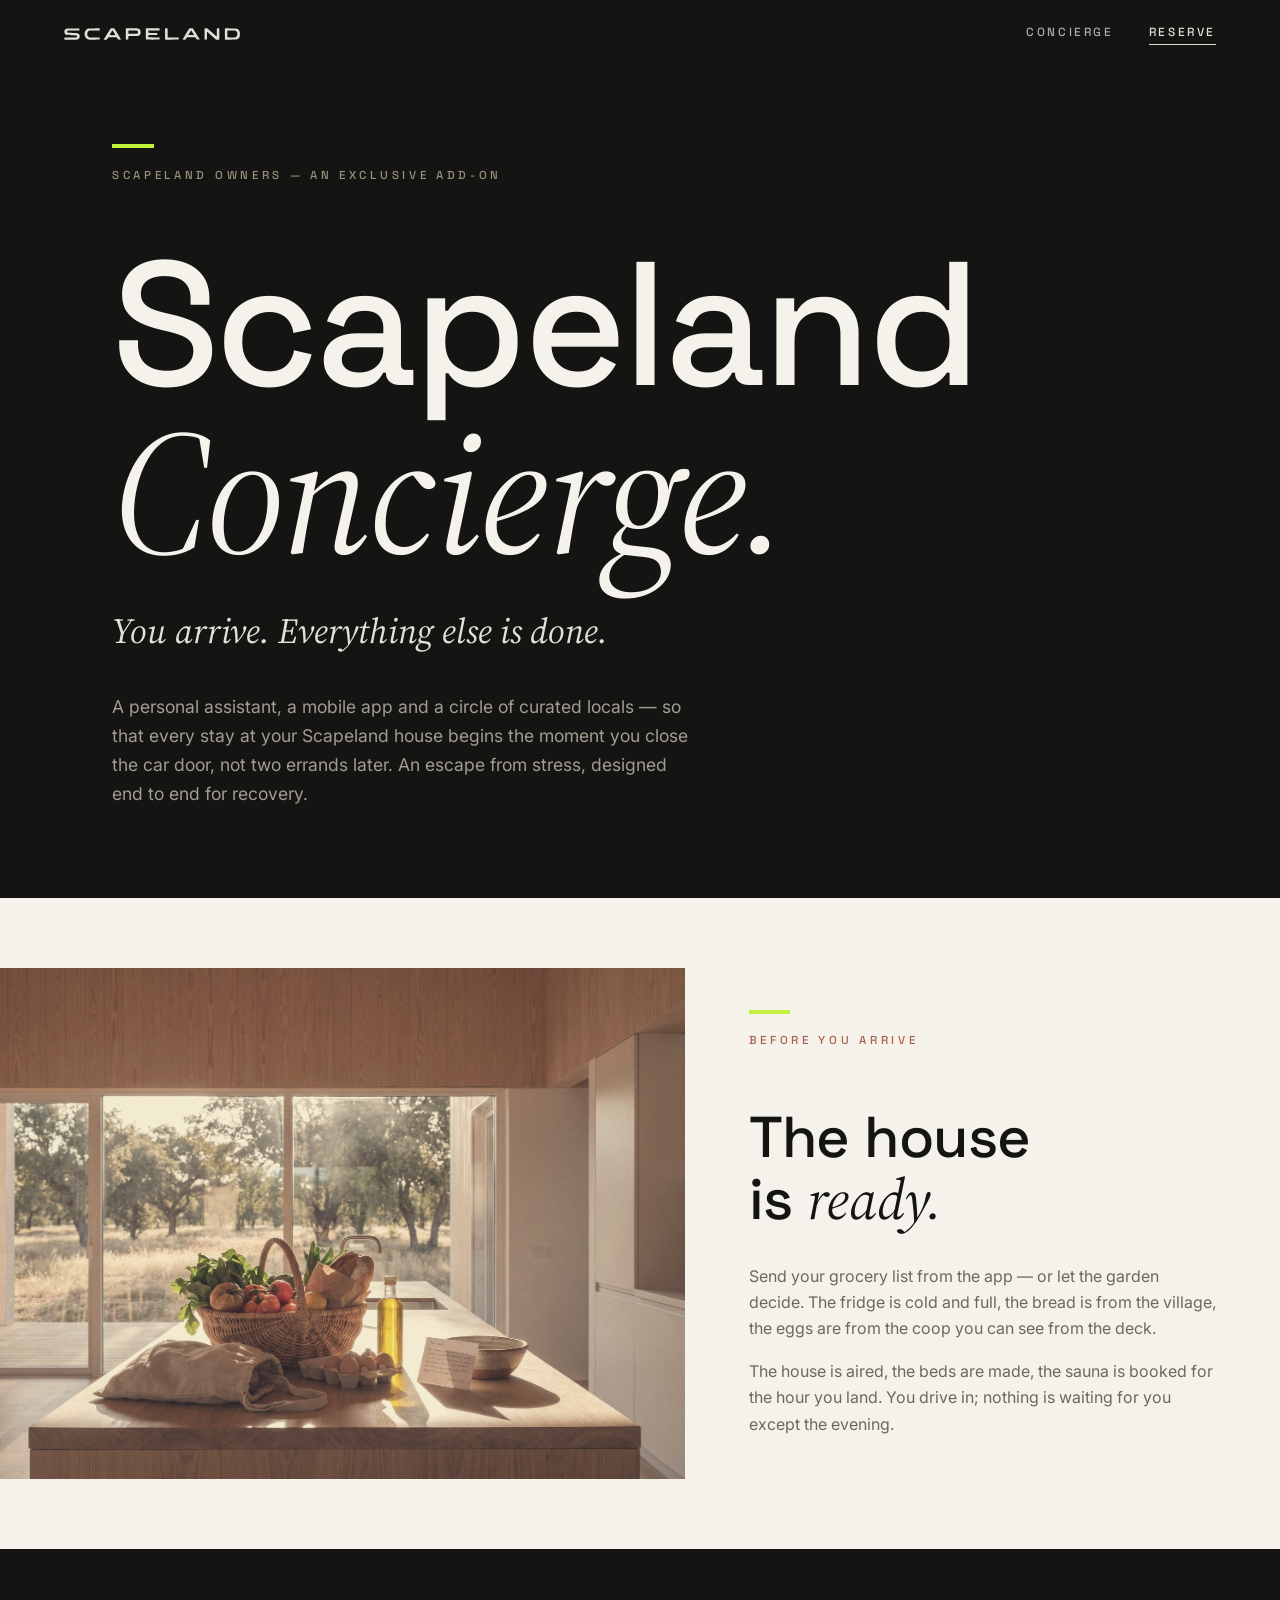
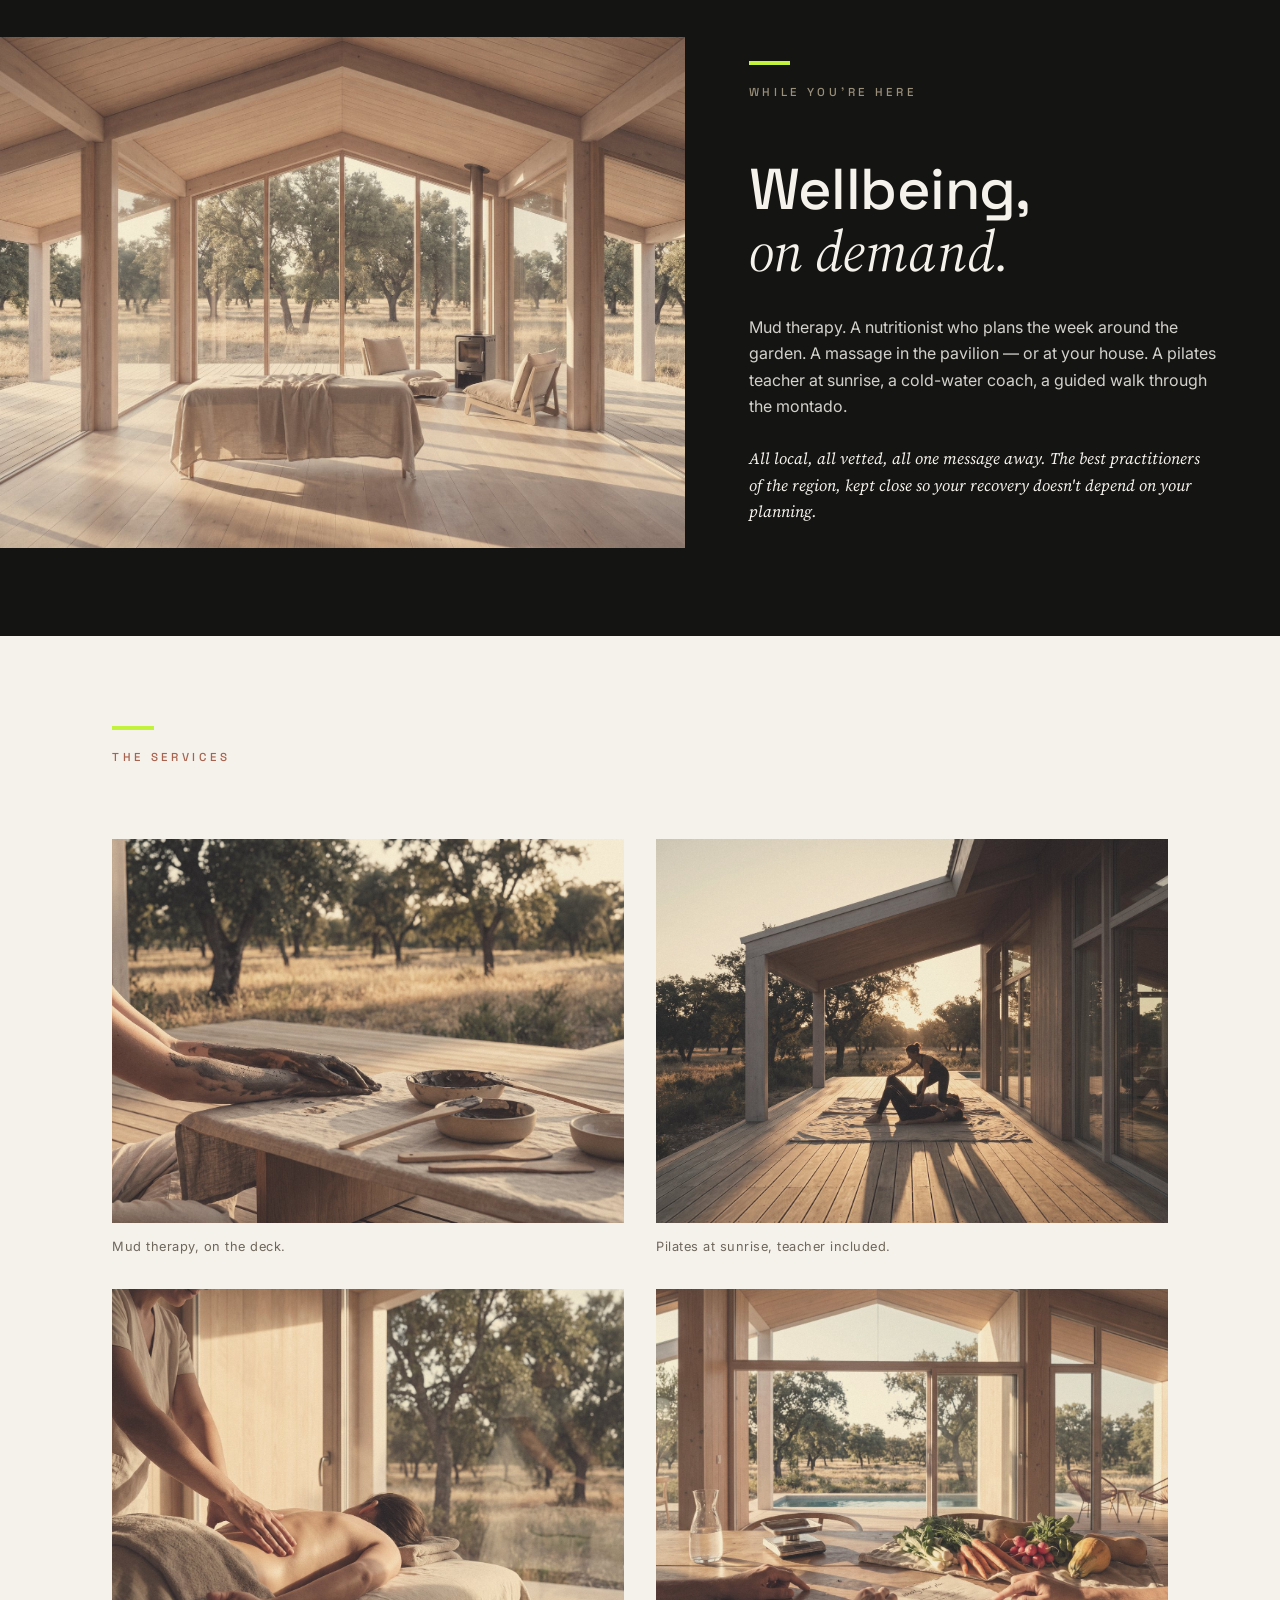
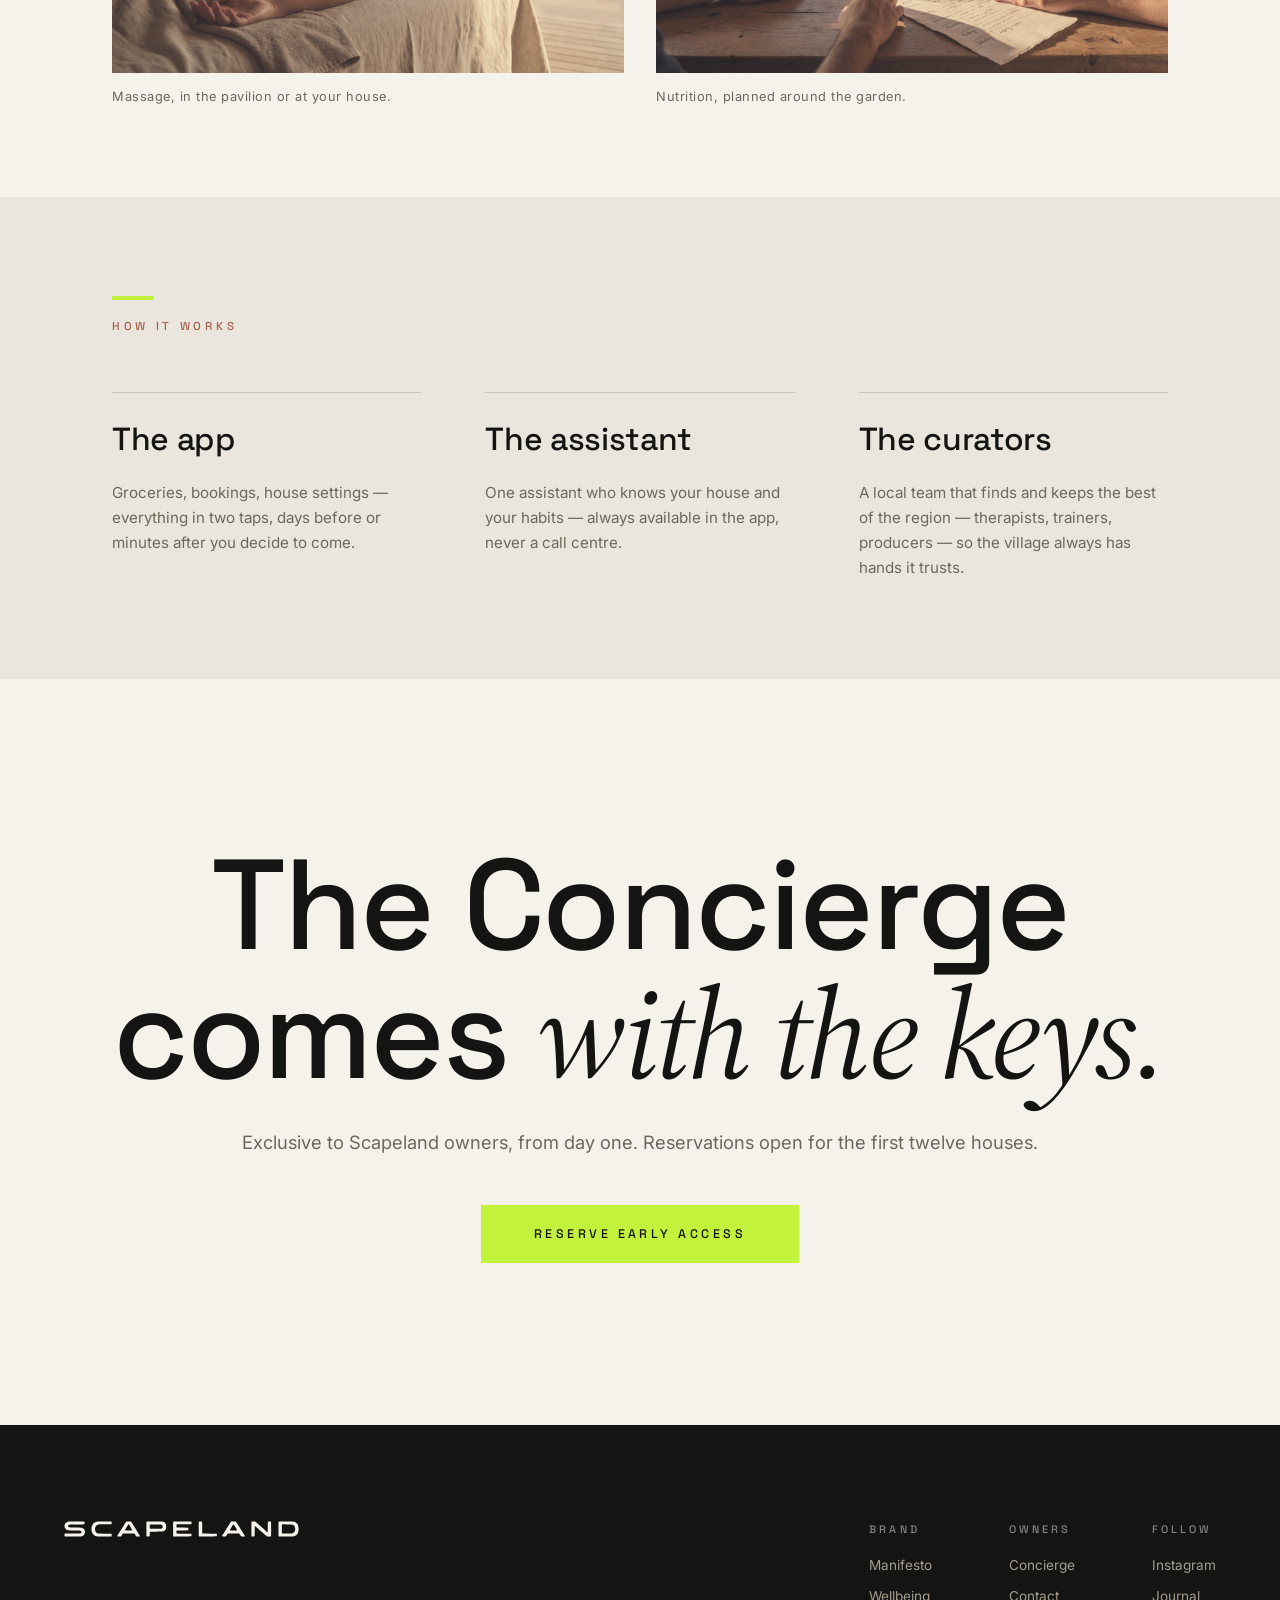
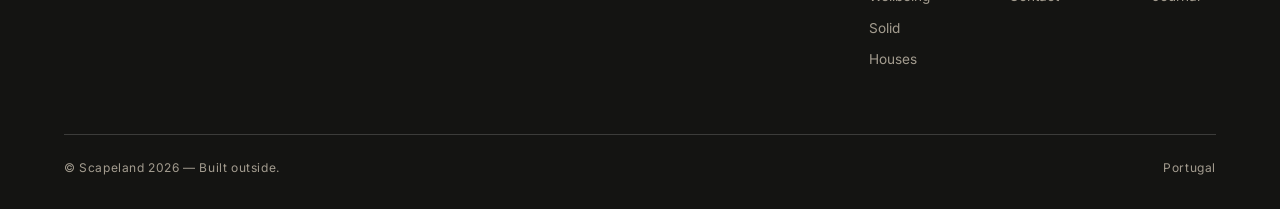
<file: concierge.html>
<!DOCTYPE html>
<html lang="en">
<head>
<meta charset="utf-8">
<meta name="viewport" content="width=device-width, initial-scale=1, viewport-fit=cover">
<title>Scapeland Concierge — the owner's service</title>
<meta name="description" content="Scapeland Concierge is the owner's service: groceries stocked before you arrive, local wellbeing on demand, one assistant and an app. You arrive. Everything else is done.">
<meta property="og:title" content="Scapeland Concierge — the owner's service">
<meta property="og:description" content="You arrive. Everything else is done. Exclusive to Scapeland owners.">
<meta property="og:image" content="/assets/img/kept-arrival.jpg?v=4">
<meta property="og:type" content="website">
<link rel="icon" href="data:image/svg+xml,%3Csvg%20xmlns='http://www.w3.org/2000/svg'%20viewBox='0%200%20329%20329'%3E%3Crect%20width='329'%20height='329'%20fill='%23F5F2EC'/%3E%3Cpath%20transform='translate(74.4%2084.9)'%20fill='%23141412'%20d='M5.0%20127.1C3.6%20124.3%203.7%20108.8%205.2%20106.7C6.4%20105.2%2012.1%20105.0%2070.0%20104.8L133.5%20104.5L138.5%20102.0C142.5%20100.0%20143.7%2098.8%20144.7%2095.7C146.4%2090.8%20144.5%2085.8%20140.1%2083.5C134.3%2080.5%20126.4%2079.9%2082.0%2079.0C34.5%2078.1%2031.3%2077.7%2021.2%2072.6C15.4%2069.7%209.5%2063.4%206.7%2057.1C5.0%2053.5%204.6%2050.4%204.6%2042.5C4.5%2033.6%204.8%2031.8%207.4%2026.3C12.1%2016.1%2020.2%209.8%2033.2%206.3C38.8%204.8%2046.7%204.6%20103.5%204.4C160.2%204.2%20167.7%204.4%20169.2%205.8C170.7%207.0%20171.0%209.0%20171.0%2016.5C171.0%2022.2%20170.6%2026.0%20169.8%2026.8C168.9%2027.7%20160.5%2028.0%20138.6%2028.1C122.0%2028.1%2094.1%2028.5%2076.5%2028.9C42.2%2029.7%2039.1%2030.2%2035.6%2035.1C33.3%2038.4%2033.5%2045.1%2036.0%2048.3C40.0%2053.4%2043.1%2053.7%2097.4%2055.0C141.3%2056.1%20147.5%2056.7%20156.3%2061.1C166.7%2066.4%20172.0%2073.5%20174.0%2085.0C176.9%20101.9%20169.5%20117.3%20155.2%20124.0C145.1%20128.8%20141.7%20129.0%2071.8%20129.0C7.8%20129.0%206.0%20128.9%205.0%20127.1Z'/%3E%3Crect%20x='138.3'%20y='270.0'%20width='52.7'%20height='14.8'%20fill='%23C3F23C'/%3E%3C/svg%3E">
<link rel="preconnect" href="https://fonts.googleapis.com">
<link rel="preconnect" href="https://fonts.gstatic.com" crossorigin>
<link rel="stylesheet" href="https://fonts.googleapis.com/css2?family=Space+Grotesk:wght@400;500;700&family=Inter:wght@400;500&family=Source+Serif+4:ital,opsz,wght@1,8..60,400&display=swap">
<link rel="stylesheet" href="/assets/css/style.css?v=11">
</head>
<body class="kept">

<svg width="0" height="0" style="position:absolute" aria-hidden="true"><defs><symbol id="scapeland-wordmark" viewBox="0 0 1954 133"><path fill="currentColor" fill-rule="evenodd" d="M5.0 127.1C3.6 124.3 3.7 108.8 5.2 106.7C6.4 105.2 12.1 105.0 70.0 104.8L133.5 104.5L138.5 102.0C142.5 100.0 143.7 98.8 144.7 95.7C146.4 90.8 144.5 85.8 140.1 83.5C134.3 80.5 126.4 79.9 82.0 79.0C34.5 78.1 31.3 77.7 21.2 72.6C15.4 69.7 9.5 63.4 6.7 57.1C5.0 53.5 4.6 50.4 4.6 42.5C4.5 33.6 4.8 31.8 7.4 26.3C12.1 16.1 20.2 9.8 33.2 6.3C38.8 4.8 46.7 4.6 103.5 4.4C160.2 4.2 167.7 4.4 169.2 5.8C170.7 7.0 171.0 9.0 171.0 16.5C171.0 22.2 170.6 26.0 169.8 26.8C168.9 27.7 160.5 28.0 138.6 28.1C122.0 28.1 94.1 28.5 76.5 28.9C42.2 29.7 39.1 30.2 35.6 35.1C33.3 38.4 33.5 45.1 36.0 48.3C40.0 53.4 43.1 53.7 97.4 55.0C141.3 56.1 147.5 56.7 156.3 61.1C166.7 66.4 172.0 73.5 174.0 85.0C176.9 101.9 169.5 117.3 155.2 124.0C145.1 128.8 141.7 129.0 71.8 129.0C7.8 129.0 6.0 128.9 5.0 127.1ZM271.0 126.9C260.1 124.1 253.6 120.6 246.0 113.4C238.5 106.3 234.4 99.4 230.9 88.0C228.9 81.8 228.5 78.3 228.5 67.5C228.5 52.3 229.6 46.8 235.2 35.0C242.3 20.2 253.2 11.4 270.5 6.3C275.8 4.8 283.0 4.5 335.0 4.2C391.2 3.9 393.6 4.0 395.0 5.8C396.1 7.2 396.5 9.9 396.4 16.8C396.3 21.8 395.9 26.3 395.5 26.9C395.1 27.7 379.5 28.0 346.2 28.0C319.4 28.0 294.1 28.5 290.0 29.0C276.4 30.8 266.4 37.7 261.1 48.9C258.7 54.0 258.5 55.6 258.5 67.0C258.5 78.4 258.7 80.0 261.1 85.0C264.6 92.4 270.0 97.6 277.9 101.4L284.5 104.5L339.7 105.0C370.0 105.3 395.2 105.8 395.5 106.2C396.3 107.0 396.2 126.9 395.4 128.2C395.1 128.6 368.7 129.0 336.7 128.9C282.2 128.9 278.0 128.8 271.0 126.9ZM441.4 127.5C441.1 126.7 441.2 125.5 441.6 124.8C448.5 112.9 515.7 6.1 516.8 5.3C517.9 4.3 523.6 4.0 537.1 4.0C553.5 4.0 556.0 4.2 557.8 5.8C558.8 6.7 566.4 18.3 574.6 31.5C582.7 44.7 599.2 71.2 611.2 90.4C623.3 109.6 632.9 126.0 632.8 126.9C632.5 128.3 630.2 128.5 617.1 128.8C606.7 129.0 601.3 128.7 600.4 127.9C599.6 127.3 596.2 122.1 592.8 116.3C589.3 110.5 585.6 105.2 584.5 104.4C581.8 102.5 492.2 102.3 489.8 104.2C488.9 104.9 485.9 109.3 483.0 114.0C480.2 118.7 476.7 124.0 475.4 125.8L472.9 129.0L457.4 129.0C444.8 129.0 441.8 128.7 441.4 127.5ZM685.7 128.3C685.3 128.0 685.0 100.4 685.0 67.0C685.0 21.2 685.3 6.1 686.2 5.2C687.8 3.6 802.5 3.5 814.9 5.0C838.2 8.0 848.6 19.4 849.7 43.5C851.0 69.8 840.5 84.8 818.5 88.0C814.6 88.5 790.3 89.0 763.5 89.0C727.4 89.0 715.1 89.3 714.2 90.2C713.4 91.0 713.0 96.6 713.0 109.0C713.0 121.4 712.6 127.0 711.8 127.8C710.5 129.1 686.9 129.6 685.7 128.3ZM907.7 128.3C907.3 128.0 907.0 100.3 907.0 66.9C907.0 7.8 907.1 6.0 908.9 5.0C911.6 3.6 1055.4 3.6 1058.1 5.0C1059.8 6.0 1060.0 7.2 1060.0 15.8C1060.0 22.1 1059.6 26.0 1058.8 26.8C1057.9 27.7 1043.1 28.0 998.2 28.0C959.2 28.0 938.2 28.4 936.9 29.0C935.2 30.0 935.0 31.2 935.0 40.9C935.0 49.8 935.3 52.0 936.7 53.1C938.0 54.2 947.6 54.6 985.9 55.0L1033.5 55.5L1033.5 66.5L1033.5 77.5L985.9 78.0C947.6 78.4 938.0 78.8 936.7 79.9C935.3 81.0 935.0 83.2 935.0 91.9C935.0 98.9 935.4 103.0 936.2 103.8C937.1 104.7 952.1 105.0 997.5 105.0C1042.9 105.0 1057.9 105.3 1058.8 106.2C1059.6 107.0 1060.0 110.9 1060.0 117.0C1060.0 123.1 1059.6 127.0 1058.8 127.8C1057.9 128.7 1039.7 129.0 983.0 129.0C941.9 129.0 908.0 128.7 907.7 128.3ZM1121.0 127.1C1120.4 125.8 1120.0 104.9 1120.0 66.1C1120.0 13.8 1120.2 7.0 1121.6 5.6C1123.9 3.3 1145.1 3.3 1147.4 5.6C1148.8 7.0 1149.0 12.9 1149.0 55.5C1149.0 98.6 1149.2 103.9 1150.6 104.4C1151.5 104.7 1178.4 105.0 1210.4 105.0C1254.3 105.0 1268.9 105.3 1269.8 106.2C1270.6 107.0 1271.0 110.9 1271.0 117.0C1271.0 123.1 1270.6 127.0 1269.8 127.8C1268.9 128.7 1251.0 129.0 1195.3 129.0C1123.9 129.0 1122.0 129.0 1121.0 127.1ZM1314.2 127.8C1312.7 126.3 1311.1 129.2 1340.5 82.0C1365.2 42.4 1381.4 16.2 1385.8 8.8C1387.0 6.8 1388.7 4.9 1389.6 4.6C1392.8 3.4 1427.5 3.9 1429.2 5.2C1430.1 5.9 1442.6 25.4 1457.0 48.5C1471.4 71.6 1488.2 98.3 1494.2 107.7C1500.3 117.3 1505.0 125.7 1504.8 126.7C1504.5 128.3 1503.0 128.5 1490.5 128.8C1482.8 128.9 1475.5 128.8 1474.3 128.5C1472.9 128.2 1470.0 124.5 1466.0 117.8C1462.5 112.1 1458.6 106.5 1457.3 105.2L1454.9 103.0L1409.1 103.0C1374.0 103.0 1363.0 103.3 1361.8 104.2C1361.0 104.9 1357.7 109.8 1354.5 115.0C1345.4 130.0 1347.2 129.0 1330.0 129.0C1320.3 129.0 1315.0 128.6 1314.2 127.8ZM1558.7 128.3C1558.3 128.0 1558.0 100.4 1558.0 67.0C1558.0 21.2 1558.3 6.1 1559.2 5.2C1560.7 3.7 1584.6 3.5 1588.4 5.0C1589.8 5.5 1609.3 22.3 1631.8 42.2C1654.2 62.1 1676.7 82.2 1681.9 86.7C1687.1 91.3 1691.8 94.9 1692.4 94.7C1693.2 94.4 1693.6 81.2 1693.8 50.5C1693.9 20.2 1694.4 6.3 1695.1 5.3C1696.9 3.3 1718.3 3.5 1720.4 5.6C1721.8 7.0 1722.0 13.8 1722.0 66.1C1722.0 104.9 1721.6 125.8 1721.0 127.1C1720.0 128.9 1718.7 129.0 1703.2 129.0L1686.5 129.0L1661.5 106.7C1647.8 94.5 1625.5 74.7 1612.1 62.7C1598.6 50.7 1587.2 41.1 1586.6 41.3C1585.8 41.6 1585.4 54.9 1585.2 84.0C1585.1 113.2 1584.6 126.7 1583.9 127.7C1583.1 128.6 1579.6 129.0 1571.0 129.0C1564.6 129.0 1559.0 128.7 1558.7 128.3ZM1784.0 127.1C1783.4 125.8 1783.0 104.9 1783.0 66.2C1783.0 9.5 1783.1 7.2 1784.9 5.6C1786.7 4.0 1791.1 3.9 1846.7 4.2C1911.9 4.7 1911.2 4.6 1923.6 10.7C1932.2 14.9 1941.1 24.9 1944.8 34.7C1946.5 39.1 1948.4 45.6 1948.9 49.1C1950.5 58.4 1950.2 79.3 1948.5 87.5C1945.1 103.7 1935.7 116.6 1922.8 122.9C1910.9 128.8 1908.4 129.0 1843.8 129.0C1786.7 129.0 1785.0 128.9 1784.0 127.1ZM1899.9 102.7C1911.9 98.0 1919.0 88.6 1921.1 74.6C1923.8 56.6 1917.4 39.8 1905.6 33.8C1896.5 29.1 1893.4 28.8 1853.7 28.3C1819.9 27.8 1815.7 27.9 1813.5 29.4L1811.0 31.0L1811.0 66.8C1811.0 94.1 1811.3 102.9 1812.2 103.9C1813.2 104.8 1822.6 105.0 1854.5 104.8C1890.3 104.5 1896.1 104.2 1899.9 102.7ZM567.6 77.6C568.3 75.8 567.4 74.1 553.2 51.0C541.4 31.8 538.7 28.0 537.2 28.0C535.5 28.1 533.7 30.4 524.3 45.5C508.8 70.4 505.7 75.9 506.4 77.5C507.2 79.7 566.8 79.8 567.6 77.6ZM1439.8 76.9C1440.0 76.0 1434.8 66.8 1428.4 56.4C1422.0 46.0 1415.5 35.6 1414.1 33.3C1409.4 25.5 1408.3 26.0 1399.6 40.3C1395.8 46.4 1389.3 57.0 1385.2 63.7C1380.7 71.1 1378.0 76.5 1378.3 77.5C1378.9 78.8 1382.5 79.0 1409.2 78.8C1436.1 78.5 1439.5 78.3 1439.8 76.9ZM811.4 62.0C817.6 58.9 820.3 54.2 820.2 46.5C820.2 40.8 818.5 36.7 814.8 33.4C809.7 28.8 807.9 28.6 761.3 28.3C717.9 27.9 717.0 28.0 715.0 30.0C713.2 31.8 713.0 33.2 713.0 46.3C713.0 61.7 713.5 63.5 718.0 64.3C719.4 64.6 739.9 64.7 763.5 64.7L806.5 64.5L811.4 62.0Z"/></symbol></defs></svg>

<!-- ———— NAV ———— -->
<div class="nav-bg" aria-hidden="true"></div>
<nav class="nav">
  <a class="nav__mark" href="/" aria-label="Scapeland"><svg viewBox="0 0 1954 133" aria-hidden="true" focusable="false"><use href="#scapeland-wordmark"></use></svg></a>
  <div class="nav__links">
    <a href="/concierge">Concierge</a>
    <a href="/reserve" class="nav__cta">Reserve</a>
  </div>
</nav>

<!-- ———— HERO ———— -->
<header class="kept-hero">
  <div class="measure">
    <p class="eyebrow eyebrow--paper reveal">Scapeland Owners — an exclusive add-on</p>
    <h1 class="kept-hero__title reveal">Scapeland <em>Concierge.</em></h1>
    <p class="kept-hero__line reveal">You arrive. <em>Everything else is done.</em></p>
    <p class="kept-hero__sub reveal">
      A personal assistant, a mobile app and a circle of curated locals —
      so that every stay at your Scapeland house begins the moment you
      close the car door, not two errands later. An escape from stress,
      designed end to end for recovery.
    </p>
  </div>
</header>

<main>

<!-- ———— BEFORE ———— -->
<section class="kept-split">
  <figure class="kept-split__media reveal">
    <img src="/assets/img/kept-arrival.jpg?v=4" alt="The kitchen ready on arrival — a basket of fresh local produce on the timber counter, morning light" loading="lazy">
  </figure>
  <div class="kept-split__text">
    <p class="eyebrow reveal">Before you arrive</p>
    <h2 class="kept-split__head reveal">The house is <em>ready.</em></h2>
    <div class="kept-split__copy reveal">
      <p>Send your grocery list from the app — or let the garden decide. The fridge is cold and full, the bread is from the village, the eggs are from the coop you can see from the deck.</p>
      <p>The house is aired, the beds are made, the sauna is booked for the hour you land. You drive in; nothing is waiting for you except the evening.</p>
    </div>
  </div>
</section>

<!-- ———— DURING ———— -->
<section class="inhabit">
  <figure class="inhabit__media reveal">
    <img src="/assets/img/well-relax.jpg?v=4" alt="The massage room in the wellness pavilion, glass to the holm oaks" loading="lazy">
  </figure>
  <div class="inhabit__text">
    <p class="eyebrow eyebrow--paper reveal">While you're here</p>
    <h2 class="inhabit__head reveal">Wellbeing, <em>on demand.</em></h2>
    <div class="inhabit__copy reveal">
      <p>Mud therapy. A nutritionist who plans the week around the garden. A massage in the pavilion — or at your house. A pilates teacher at sunrise, a cold-water coach, a guided walk through the montado.</p>
      <p>All local, all vetted, all one message away. The best practitioners of the region, kept close so your recovery doesn't depend on your planning.</p>
    </div>
  </div>
</section>

<!-- ———— SERVICES GALLERY ———— -->
<section class="kept-services">
  <div class="measure">
    <p class="eyebrow reveal">The services</p>
    <div class="well__gallery kept-services__gallery">
      <figure class="well__fig reveal">
        <img src="/assets/img/kept-mud.jpg?v=4" alt="Mud therapy — bowls of clay and wooden spatulas on a linen-covered table on the deck" loading="lazy">
        <figcaption>Mud therapy, on the deck.</figcaption>
      </figure>
      <figure class="well__fig reveal">
        <img src="/assets/img/kept-pilates.jpg?v=4" alt="A pilates session at sunrise on the pavilion deck, instructor and client in low golden light" loading="lazy">
        <figcaption>Pilates at sunrise, teacher included.</figcaption>
      </figure>
      <figure class="well__fig reveal">
        <img src="/assets/img/kept-massage.jpg?v=4" alt="A massage in progress — therapist's hands, linen table, glass to the holm oaks" loading="lazy">
        <figcaption>Massage, in the pavilion or at your house.</figcaption>
      </figure>
      <figure class="well__fig reveal">
        <img src="/assets/img/kept-nutrition.jpg?v=4" alt="A nutrition consultation — garden vegetables and a handwritten weekly plan on the kitchen table" loading="lazy">
        <figcaption>Nutrition, planned around the garden.</figcaption>
      </figure>
    </div>
  </div>
</section>

<!-- ———— HOW ———— -->
<section class="kept-how">
  <div class="measure">
    <p class="eyebrow reveal">How it works</p>
    <div class="kept-how__grid">
      <div class="kept-how__item reveal">
        <h3 class="kept-how__name">The app</h3>
        <p class="kept-how__desc">Groceries, bookings, house settings — everything in two taps, days before or minutes after you decide to come.</p>
      </div>
      <div class="kept-how__item reveal">
        <h3 class="kept-how__name">The assistant</h3>
        <p class="kept-how__desc">One assistant who knows your house and your habits — always available in the app, never a call centre.</p>
      </div>
      <div class="kept-how__item reveal">
        <h3 class="kept-how__name">The curators</h3>
        <p class="kept-how__desc">A local team that finds and keeps the best of the region — therapists, trainers, producers — so the village always has hands it trusts.</p>
      </div>
    </div>
  </div>
</section>

<!-- ———— CLOSE ———— -->
<section class="close">
  <div class="close__inner measure">
    <h2 class="close__manifesto reveal">The Concierge comes <em>with the keys.</em></h2>
    <p class="close__sub reveal">Exclusive to Scapeland owners, from day one. Reservations open for the first twelve houses.</p>
    <a href="/#close" class="close__cta reveal">Reserve early access</a>
  </div>
</section>

</main>

<!-- ———— FOOTER ———— -->
<footer class="footer">
  <div class="footer__row">
    <p class="footer__mark" aria-label="Scapeland"><svg viewBox="0 0 1954 133" aria-hidden="true" focusable="false"><use href="#scapeland-wordmark"></use></svg></p>
    <div class="footer__cols">
      <div class="footer__col">
        <span class="footer__head">Brand</span>
        <a href="/#argument">Manifesto</a>
        <a href="/#wellbeing">Wellbeing</a>
        <a href="/#solid">Solid</a>
        <a href="/#houses">Houses</a>
      </div>
      <div class="footer__col">
        <span class="footer__head">Owners</span>
        <a href="/concierge">Concierge</a>
        <a href="mailto:hello@scapeland.com">Contact</a>
      </div>
      <div class="footer__col">
        <span class="footer__head">Follow</span>
        <a href="#">Instagram</a>
        <a href="#">Journal</a>
      </div>
    </div>
  </div>
  <div class="footer__legal">
    <span>© Scapeland 2026 — Built outside.</span>
    <span>Portugal</span>
  </div>
</footer>

<script src="/assets/js/main.js?v=11"></script>
</body>
</html>
</file>
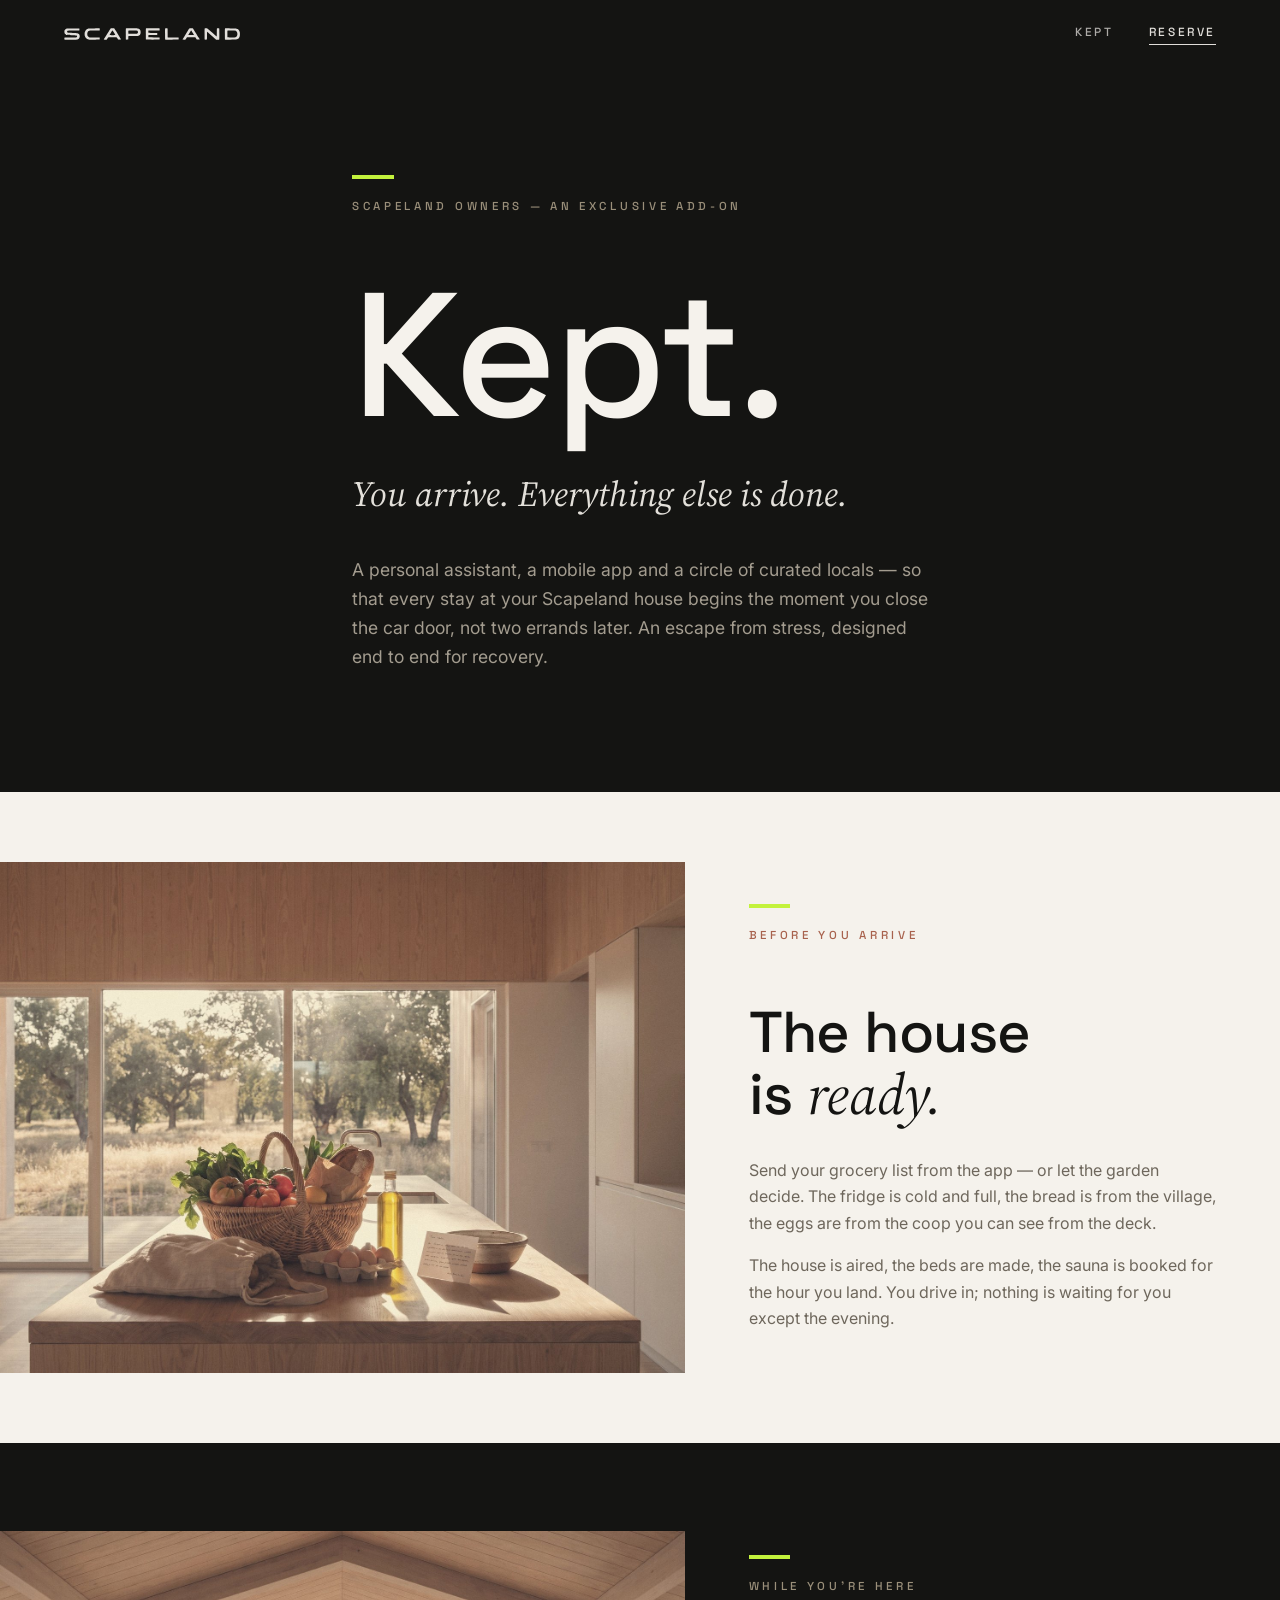
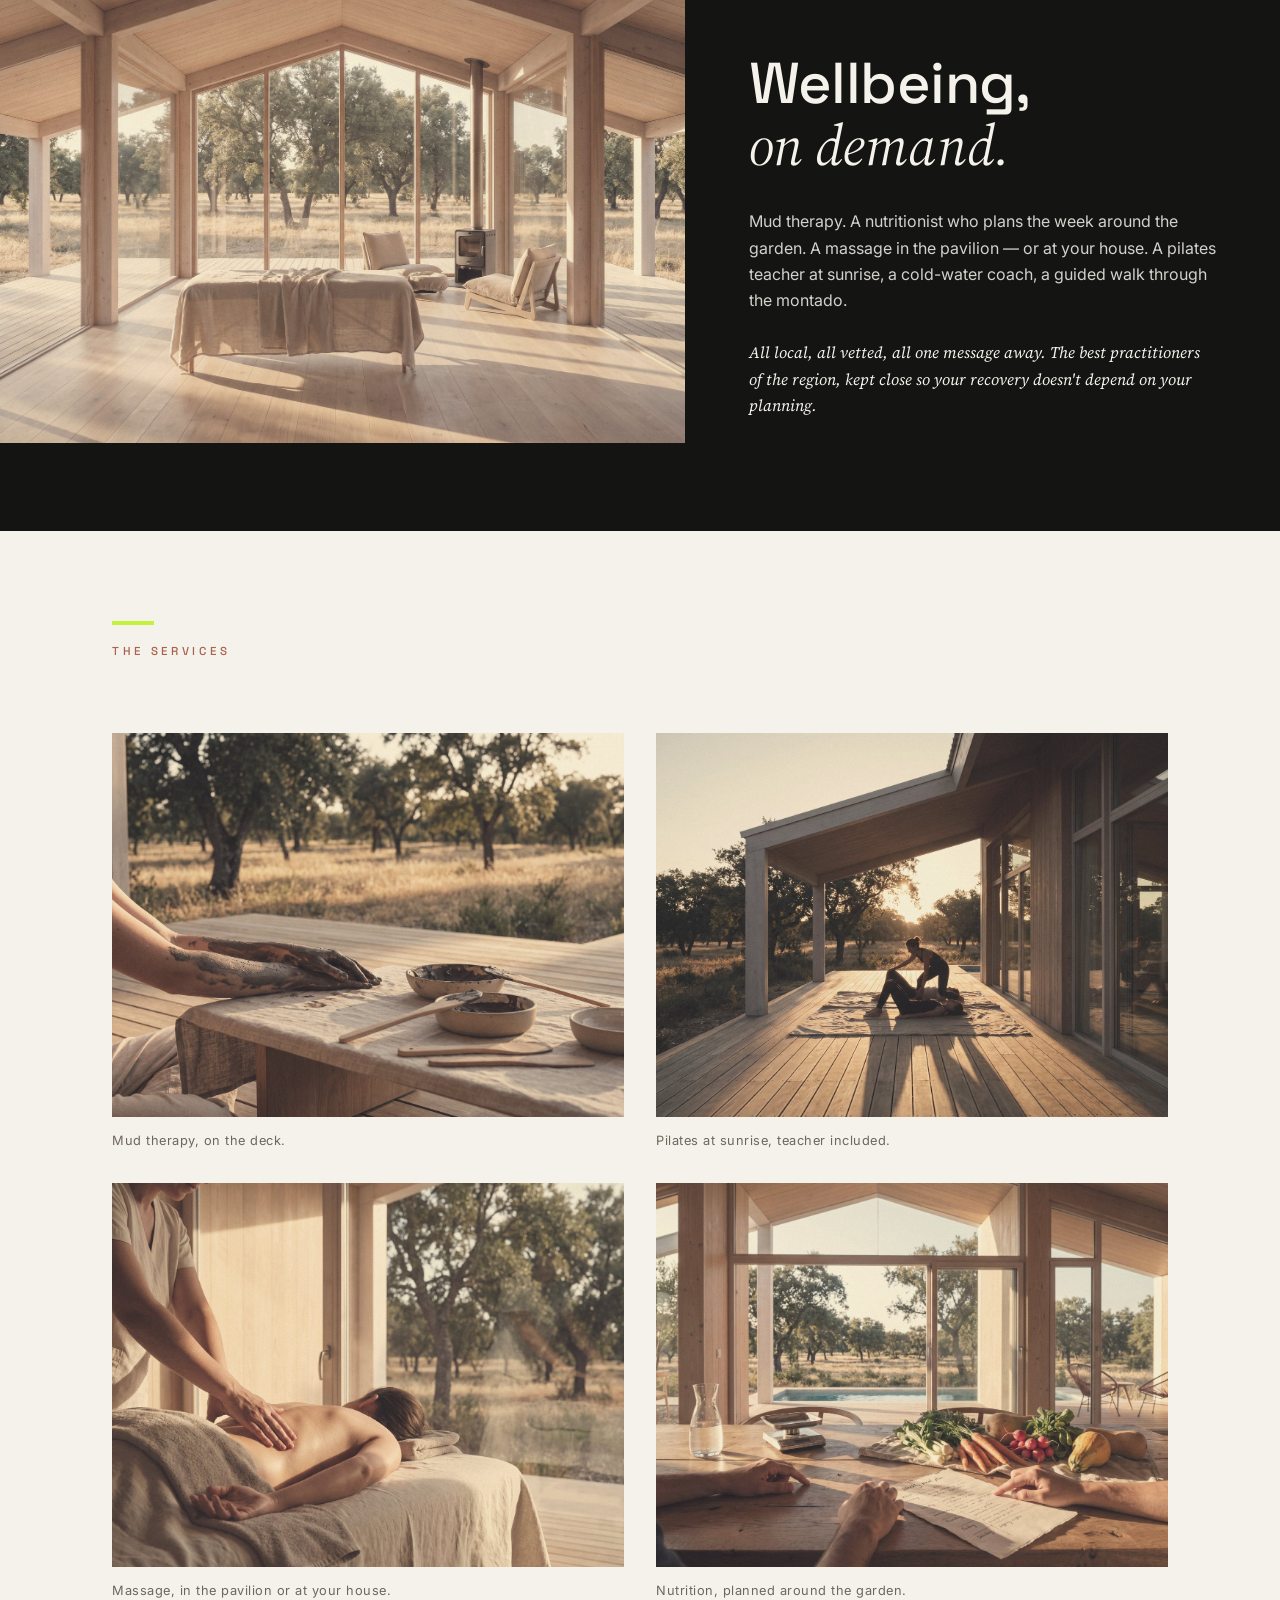
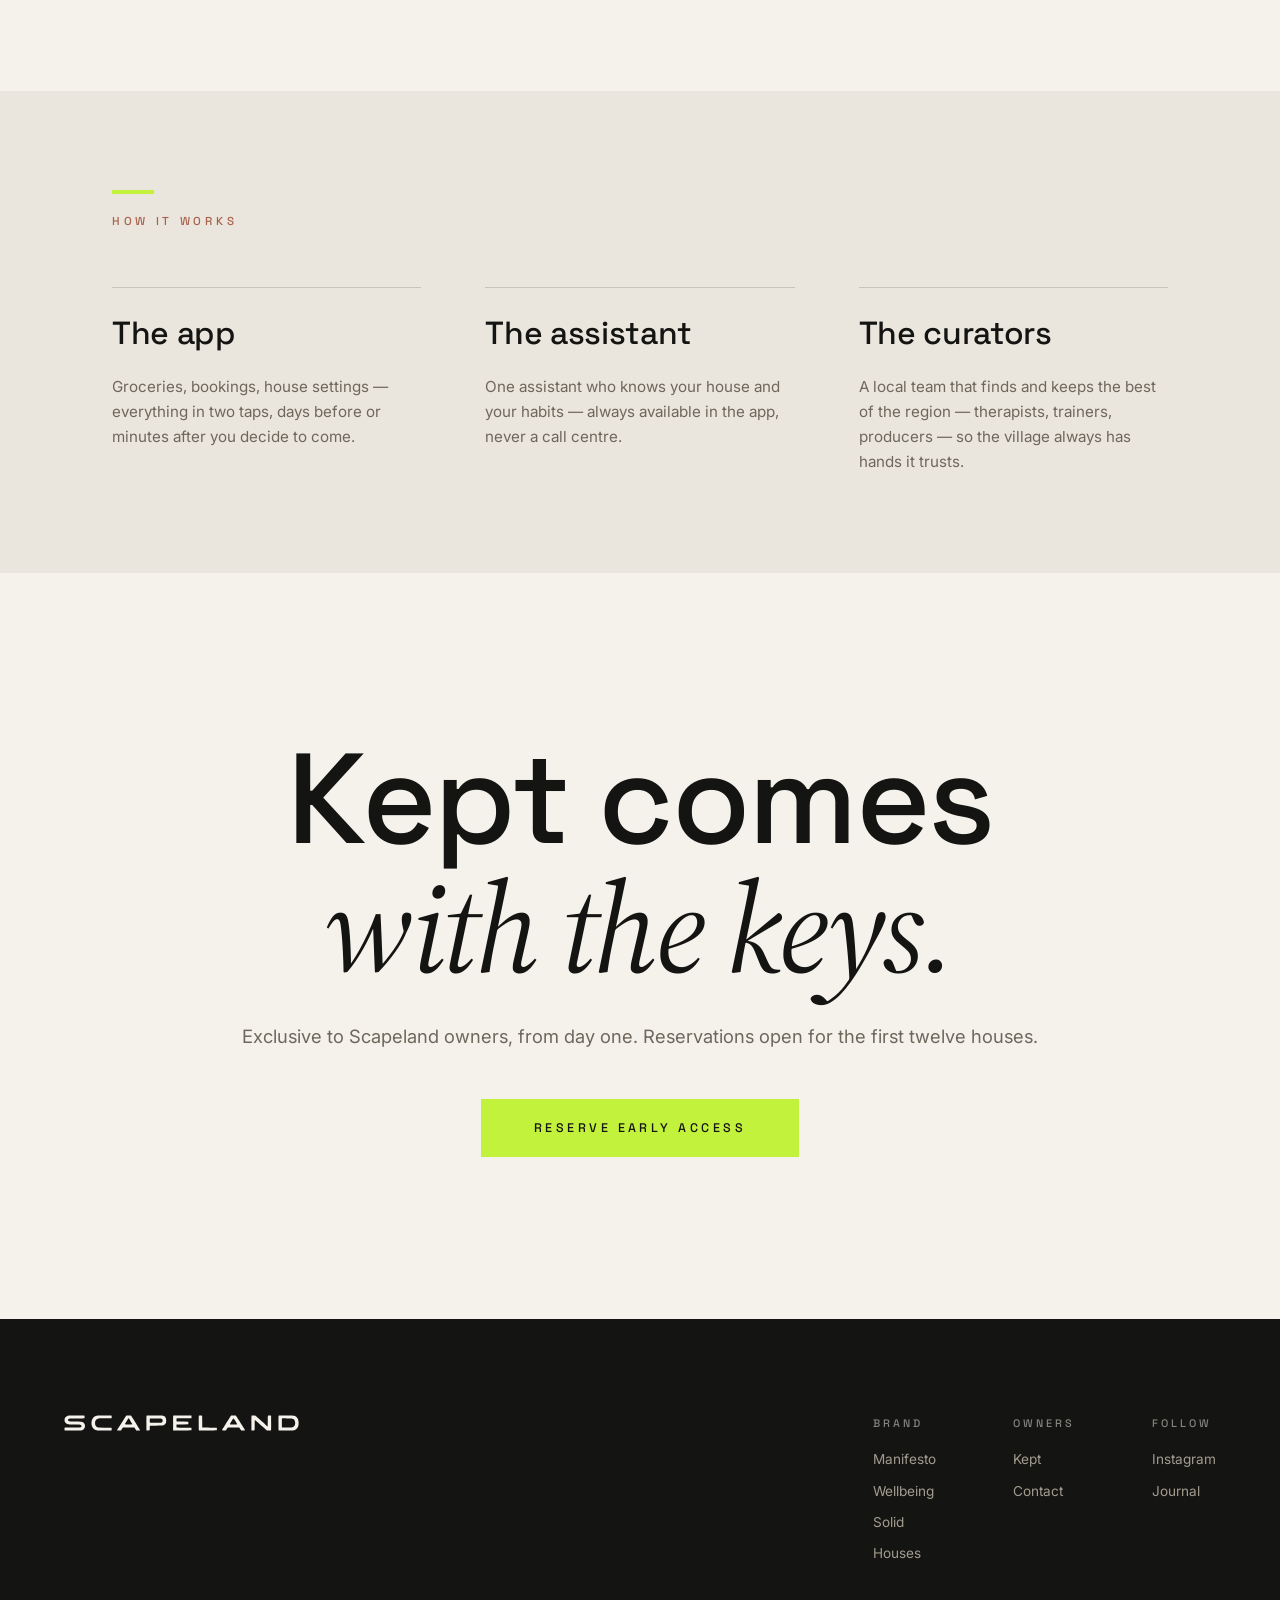
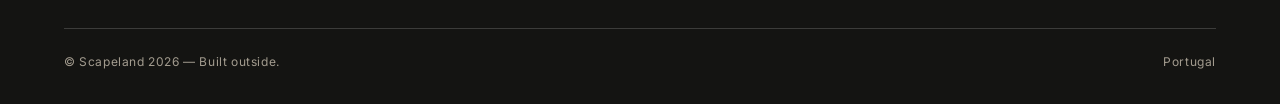
<file: kept.html>
<!DOCTYPE html>
<html lang="en">
<head>
<meta charset="utf-8">
<meta name="viewport" content="width=device-width, initial-scale=1, viewport-fit=cover">
<title>Kept — the Scapeland owner's service</title>
<meta name="description" content="Kept is the Scapeland owner's service: groceries stocked before you arrive, local wellbeing on demand, one assistant and an app. You arrive. Everything else is done.">
<meta property="og:title" content="Kept — the Scapeland owner's service">
<meta property="og:description" content="You arrive. Everything else is done. Exclusive to Scapeland owners.">
<meta property="og:image" content="/assets/img/kept-arrival.jpg?v=4">
<meta property="og:type" content="website">
<link rel="icon" href="data:image/svg+xml,%3Csvg%20xmlns='http://www.w3.org/2000/svg'%20viewBox='0%200%20329%20329'%3E%3Crect%20width='329'%20height='329'%20fill='%23F5F2EC'/%3E%3Cpath%20transform='translate(74.4%2084.9)'%20fill='%23141412'%20d='M5.0%20127.1C3.6%20124.3%203.7%20108.8%205.2%20106.7C6.4%20105.2%2012.1%20105.0%2070.0%20104.8L133.5%20104.5L138.5%20102.0C142.5%20100.0%20143.7%2098.8%20144.7%2095.7C146.4%2090.8%20144.5%2085.8%20140.1%2083.5C134.3%2080.5%20126.4%2079.9%2082.0%2079.0C34.5%2078.1%2031.3%2077.7%2021.2%2072.6C15.4%2069.7%209.5%2063.4%206.7%2057.1C5.0%2053.5%204.6%2050.4%204.6%2042.5C4.5%2033.6%204.8%2031.8%207.4%2026.3C12.1%2016.1%2020.2%209.8%2033.2%206.3C38.8%204.8%2046.7%204.6%20103.5%204.4C160.2%204.2%20167.7%204.4%20169.2%205.8C170.7%207.0%20171.0%209.0%20171.0%2016.5C171.0%2022.2%20170.6%2026.0%20169.8%2026.8C168.9%2027.7%20160.5%2028.0%20138.6%2028.1C122.0%2028.1%2094.1%2028.5%2076.5%2028.9C42.2%2029.7%2039.1%2030.2%2035.6%2035.1C33.3%2038.4%2033.5%2045.1%2036.0%2048.3C40.0%2053.4%2043.1%2053.7%2097.4%2055.0C141.3%2056.1%20147.5%2056.7%20156.3%2061.1C166.7%2066.4%20172.0%2073.5%20174.0%2085.0C176.9%20101.9%20169.5%20117.3%20155.2%20124.0C145.1%20128.8%20141.7%20129.0%2071.8%20129.0C7.8%20129.0%206.0%20128.9%205.0%20127.1Z'/%3E%3Crect%20x='138.3'%20y='270.0'%20width='52.7'%20height='14.8'%20fill='%23C3F23C'/%3E%3C/svg%3E">
<link rel="preconnect" href="https://fonts.googleapis.com">
<link rel="preconnect" href="https://fonts.gstatic.com" crossorigin>
<link rel="stylesheet" href="https://fonts.googleapis.com/css2?family=Space+Grotesk:wght@400;500;700&family=Inter:wght@400;500&family=Source+Serif+4:ital,opsz,wght@1,8..60,400&display=swap">
<link rel="stylesheet" href="/assets/css/style.css?v=10">
</head>
<body class="kept">

<svg width="0" height="0" style="position:absolute" aria-hidden="true"><defs><symbol id="scapeland-wordmark" viewBox="0 0 1954 133"><path fill="currentColor" fill-rule="evenodd" d="M5.0 127.1C3.6 124.3 3.7 108.8 5.2 106.7C6.4 105.2 12.1 105.0 70.0 104.8L133.5 104.5L138.5 102.0C142.5 100.0 143.7 98.8 144.7 95.7C146.4 90.8 144.5 85.8 140.1 83.5C134.3 80.5 126.4 79.9 82.0 79.0C34.5 78.1 31.3 77.7 21.2 72.6C15.4 69.7 9.5 63.4 6.7 57.1C5.0 53.5 4.6 50.4 4.6 42.5C4.5 33.6 4.8 31.8 7.4 26.3C12.1 16.1 20.2 9.8 33.2 6.3C38.8 4.8 46.7 4.6 103.5 4.4C160.2 4.2 167.7 4.4 169.2 5.8C170.7 7.0 171.0 9.0 171.0 16.5C171.0 22.2 170.6 26.0 169.8 26.8C168.9 27.7 160.5 28.0 138.6 28.1C122.0 28.1 94.1 28.5 76.5 28.9C42.2 29.7 39.1 30.2 35.6 35.1C33.3 38.4 33.5 45.1 36.0 48.3C40.0 53.4 43.1 53.7 97.4 55.0C141.3 56.1 147.5 56.7 156.3 61.1C166.7 66.4 172.0 73.5 174.0 85.0C176.9 101.9 169.5 117.3 155.2 124.0C145.1 128.8 141.7 129.0 71.8 129.0C7.8 129.0 6.0 128.9 5.0 127.1ZM271.0 126.9C260.1 124.1 253.6 120.6 246.0 113.4C238.5 106.3 234.4 99.4 230.9 88.0C228.9 81.8 228.5 78.3 228.5 67.5C228.5 52.3 229.6 46.8 235.2 35.0C242.3 20.2 253.2 11.4 270.5 6.3C275.8 4.8 283.0 4.5 335.0 4.2C391.2 3.9 393.6 4.0 395.0 5.8C396.1 7.2 396.5 9.9 396.4 16.8C396.3 21.8 395.9 26.3 395.5 26.9C395.1 27.7 379.5 28.0 346.2 28.0C319.4 28.0 294.1 28.5 290.0 29.0C276.4 30.8 266.4 37.7 261.1 48.9C258.7 54.0 258.5 55.6 258.5 67.0C258.5 78.4 258.7 80.0 261.1 85.0C264.6 92.4 270.0 97.6 277.9 101.4L284.5 104.5L339.7 105.0C370.0 105.3 395.2 105.8 395.5 106.2C396.3 107.0 396.2 126.9 395.4 128.2C395.1 128.6 368.7 129.0 336.7 128.9C282.2 128.9 278.0 128.8 271.0 126.9ZM441.4 127.5C441.1 126.7 441.2 125.5 441.6 124.8C448.5 112.9 515.7 6.1 516.8 5.3C517.9 4.3 523.6 4.0 537.1 4.0C553.5 4.0 556.0 4.2 557.8 5.8C558.8 6.7 566.4 18.3 574.6 31.5C582.7 44.7 599.2 71.2 611.2 90.4C623.3 109.6 632.9 126.0 632.8 126.9C632.5 128.3 630.2 128.5 617.1 128.8C606.7 129.0 601.3 128.7 600.4 127.9C599.6 127.3 596.2 122.1 592.8 116.3C589.3 110.5 585.6 105.2 584.5 104.4C581.8 102.5 492.2 102.3 489.8 104.2C488.9 104.9 485.9 109.3 483.0 114.0C480.2 118.7 476.7 124.0 475.4 125.8L472.9 129.0L457.4 129.0C444.8 129.0 441.8 128.7 441.4 127.5ZM685.7 128.3C685.3 128.0 685.0 100.4 685.0 67.0C685.0 21.2 685.3 6.1 686.2 5.2C687.8 3.6 802.5 3.5 814.9 5.0C838.2 8.0 848.6 19.4 849.7 43.5C851.0 69.8 840.5 84.8 818.5 88.0C814.6 88.5 790.3 89.0 763.5 89.0C727.4 89.0 715.1 89.3 714.2 90.2C713.4 91.0 713.0 96.6 713.0 109.0C713.0 121.4 712.6 127.0 711.8 127.8C710.5 129.1 686.9 129.6 685.7 128.3ZM907.7 128.3C907.3 128.0 907.0 100.3 907.0 66.9C907.0 7.8 907.1 6.0 908.9 5.0C911.6 3.6 1055.4 3.6 1058.1 5.0C1059.8 6.0 1060.0 7.2 1060.0 15.8C1060.0 22.1 1059.6 26.0 1058.8 26.8C1057.9 27.7 1043.1 28.0 998.2 28.0C959.2 28.0 938.2 28.4 936.9 29.0C935.2 30.0 935.0 31.2 935.0 40.9C935.0 49.8 935.3 52.0 936.7 53.1C938.0 54.2 947.6 54.6 985.9 55.0L1033.5 55.5L1033.5 66.5L1033.5 77.5L985.9 78.0C947.6 78.4 938.0 78.8 936.7 79.9C935.3 81.0 935.0 83.2 935.0 91.9C935.0 98.9 935.4 103.0 936.2 103.8C937.1 104.7 952.1 105.0 997.5 105.0C1042.9 105.0 1057.9 105.3 1058.8 106.2C1059.6 107.0 1060.0 110.9 1060.0 117.0C1060.0 123.1 1059.6 127.0 1058.8 127.8C1057.9 128.7 1039.7 129.0 983.0 129.0C941.9 129.0 908.0 128.7 907.7 128.3ZM1121.0 127.1C1120.4 125.8 1120.0 104.9 1120.0 66.1C1120.0 13.8 1120.2 7.0 1121.6 5.6C1123.9 3.3 1145.1 3.3 1147.4 5.6C1148.8 7.0 1149.0 12.9 1149.0 55.5C1149.0 98.6 1149.2 103.9 1150.6 104.4C1151.5 104.7 1178.4 105.0 1210.4 105.0C1254.3 105.0 1268.9 105.3 1269.8 106.2C1270.6 107.0 1271.0 110.9 1271.0 117.0C1271.0 123.1 1270.6 127.0 1269.8 127.8C1268.9 128.7 1251.0 129.0 1195.3 129.0C1123.9 129.0 1122.0 129.0 1121.0 127.1ZM1314.2 127.8C1312.7 126.3 1311.1 129.2 1340.5 82.0C1365.2 42.4 1381.4 16.2 1385.8 8.8C1387.0 6.8 1388.7 4.9 1389.6 4.6C1392.8 3.4 1427.5 3.9 1429.2 5.2C1430.1 5.9 1442.6 25.4 1457.0 48.5C1471.4 71.6 1488.2 98.3 1494.2 107.7C1500.3 117.3 1505.0 125.7 1504.8 126.7C1504.5 128.3 1503.0 128.5 1490.5 128.8C1482.8 128.9 1475.5 128.8 1474.3 128.5C1472.9 128.2 1470.0 124.5 1466.0 117.8C1462.5 112.1 1458.6 106.5 1457.3 105.2L1454.9 103.0L1409.1 103.0C1374.0 103.0 1363.0 103.3 1361.8 104.2C1361.0 104.9 1357.7 109.8 1354.5 115.0C1345.4 130.0 1347.2 129.0 1330.0 129.0C1320.3 129.0 1315.0 128.6 1314.2 127.8ZM1558.7 128.3C1558.3 128.0 1558.0 100.4 1558.0 67.0C1558.0 21.2 1558.3 6.1 1559.2 5.2C1560.7 3.7 1584.6 3.5 1588.4 5.0C1589.8 5.5 1609.3 22.3 1631.8 42.2C1654.2 62.1 1676.7 82.2 1681.9 86.7C1687.1 91.3 1691.8 94.9 1692.4 94.7C1693.2 94.4 1693.6 81.2 1693.8 50.5C1693.9 20.2 1694.4 6.3 1695.1 5.3C1696.9 3.3 1718.3 3.5 1720.4 5.6C1721.8 7.0 1722.0 13.8 1722.0 66.1C1722.0 104.9 1721.6 125.8 1721.0 127.1C1720.0 128.9 1718.7 129.0 1703.2 129.0L1686.5 129.0L1661.5 106.7C1647.8 94.5 1625.5 74.7 1612.1 62.7C1598.6 50.7 1587.2 41.1 1586.6 41.3C1585.8 41.6 1585.4 54.9 1585.2 84.0C1585.1 113.2 1584.6 126.7 1583.9 127.7C1583.1 128.6 1579.6 129.0 1571.0 129.0C1564.6 129.0 1559.0 128.7 1558.7 128.3ZM1784.0 127.1C1783.4 125.8 1783.0 104.9 1783.0 66.2C1783.0 9.5 1783.1 7.2 1784.9 5.6C1786.7 4.0 1791.1 3.9 1846.7 4.2C1911.9 4.7 1911.2 4.6 1923.6 10.7C1932.2 14.9 1941.1 24.9 1944.8 34.7C1946.5 39.1 1948.4 45.6 1948.9 49.1C1950.5 58.4 1950.2 79.3 1948.5 87.5C1945.1 103.7 1935.7 116.6 1922.8 122.9C1910.9 128.8 1908.4 129.0 1843.8 129.0C1786.7 129.0 1785.0 128.9 1784.0 127.1ZM1899.9 102.7C1911.9 98.0 1919.0 88.6 1921.1 74.6C1923.8 56.6 1917.4 39.8 1905.6 33.8C1896.5 29.1 1893.4 28.8 1853.7 28.3C1819.9 27.8 1815.7 27.9 1813.5 29.4L1811.0 31.0L1811.0 66.8C1811.0 94.1 1811.3 102.9 1812.2 103.9C1813.2 104.8 1822.6 105.0 1854.5 104.8C1890.3 104.5 1896.1 104.2 1899.9 102.7ZM567.6 77.6C568.3 75.8 567.4 74.1 553.2 51.0C541.4 31.8 538.7 28.0 537.2 28.0C535.5 28.1 533.7 30.4 524.3 45.5C508.8 70.4 505.7 75.9 506.4 77.5C507.2 79.7 566.8 79.8 567.6 77.6ZM1439.8 76.9C1440.0 76.0 1434.8 66.8 1428.4 56.4C1422.0 46.0 1415.5 35.6 1414.1 33.3C1409.4 25.5 1408.3 26.0 1399.6 40.3C1395.8 46.4 1389.3 57.0 1385.2 63.7C1380.7 71.1 1378.0 76.5 1378.3 77.5C1378.9 78.8 1382.5 79.0 1409.2 78.8C1436.1 78.5 1439.5 78.3 1439.8 76.9ZM811.4 62.0C817.6 58.9 820.3 54.2 820.2 46.5C820.2 40.8 818.5 36.7 814.8 33.4C809.7 28.8 807.9 28.6 761.3 28.3C717.9 27.9 717.0 28.0 715.0 30.0C713.2 31.8 713.0 33.2 713.0 46.3C713.0 61.7 713.5 63.5 718.0 64.3C719.4 64.6 739.9 64.7 763.5 64.7L806.5 64.5L811.4 62.0Z"/></symbol></defs></svg>

<!-- ———— NAV ———— -->
<div class="nav-bg" aria-hidden="true"></div>
<nav class="nav">
  <a class="nav__mark" href="/" aria-label="Scapeland"><svg viewBox="0 0 1954 133" aria-hidden="true" focusable="false"><use href="#scapeland-wordmark"></use></svg></a>
  <div class="nav__links">
    <a href="/kept">Kept</a>
    <a href="/reserve" class="nav__cta">Reserve</a>
  </div>
</nav>

<!-- ———— HERO ———— -->
<header class="kept-hero">
  <div class="measure">
    <p class="eyebrow eyebrow--paper reveal">Scapeland Owners — an exclusive add-on</p>
    <h1 class="kept-hero__title reveal">Kept.</h1>
    <p class="kept-hero__line reveal">You arrive. <em>Everything else is done.</em></p>
    <p class="kept-hero__sub reveal">
      A personal assistant, a mobile app and a circle of curated locals —
      so that every stay at your Scapeland house begins the moment you
      close the car door, not two errands later. An escape from stress,
      designed end to end for recovery.
    </p>
  </div>
</header>

<main>

<!-- ———— BEFORE ———— -->
<section class="kept-split">
  <figure class="kept-split__media reveal">
    <img src="/assets/img/kept-arrival.jpg?v=4" alt="The kitchen ready on arrival — a basket of fresh local produce on the timber counter, morning light" loading="lazy">
  </figure>
  <div class="kept-split__text">
    <p class="eyebrow reveal">Before you arrive</p>
    <h2 class="kept-split__head reveal">The house is <em>ready.</em></h2>
    <div class="kept-split__copy reveal">
      <p>Send your grocery list from the app — or let the garden decide. The fridge is cold and full, the bread is from the village, the eggs are from the coop you can see from the deck.</p>
      <p>The house is aired, the beds are made, the sauna is booked for the hour you land. You drive in; nothing is waiting for you except the evening.</p>
    </div>
  </div>
</section>

<!-- ———— DURING ———— -->
<section class="inhabit">
  <figure class="inhabit__media reveal">
    <img src="/assets/img/well-relax.jpg?v=4" alt="The massage room in the wellness pavilion, glass to the holm oaks" loading="lazy">
  </figure>
  <div class="inhabit__text">
    <p class="eyebrow eyebrow--paper reveal">While you're here</p>
    <h2 class="inhabit__head reveal">Wellbeing, <em>on demand.</em></h2>
    <div class="inhabit__copy reveal">
      <p>Mud therapy. A nutritionist who plans the week around the garden. A massage in the pavilion — or at your house. A pilates teacher at sunrise, a cold-water coach, a guided walk through the montado.</p>
      <p>All local, all vetted, all one message away. The best practitioners of the region, kept close so your recovery doesn't depend on your planning.</p>
    </div>
  </div>
</section>

<!-- ———— SERVICES GALLERY ———— -->
<section class="kept-services">
  <div class="measure">
    <p class="eyebrow reveal">The services</p>
    <div class="well__gallery kept-services__gallery">
      <figure class="well__fig reveal">
        <img src="/assets/img/kept-mud.jpg?v=4" alt="Mud therapy — bowls of clay and wooden spatulas on a linen-covered table on the deck" loading="lazy">
        <figcaption>Mud therapy, on the deck.</figcaption>
      </figure>
      <figure class="well__fig reveal">
        <img src="/assets/img/kept-pilates.jpg?v=4" alt="A pilates session at sunrise on the pavilion deck, instructor and client in low golden light" loading="lazy">
        <figcaption>Pilates at sunrise, teacher included.</figcaption>
      </figure>
      <figure class="well__fig reveal">
        <img src="/assets/img/kept-massage.jpg?v=4" alt="A massage in progress — therapist's hands, linen table, glass to the holm oaks" loading="lazy">
        <figcaption>Massage, in the pavilion or at your house.</figcaption>
      </figure>
      <figure class="well__fig reveal">
        <img src="/assets/img/kept-nutrition.jpg?v=4" alt="A nutrition consultation — garden vegetables and a handwritten weekly plan on the kitchen table" loading="lazy">
        <figcaption>Nutrition, planned around the garden.</figcaption>
      </figure>
    </div>
  </div>
</section>

<!-- ———— HOW ———— -->
<section class="kept-how">
  <div class="measure">
    <p class="eyebrow reveal">How it works</p>
    <div class="kept-how__grid">
      <div class="kept-how__item reveal">
        <h3 class="kept-how__name">The app</h3>
        <p class="kept-how__desc">Groceries, bookings, house settings — everything in two taps, days before or minutes after you decide to come.</p>
      </div>
      <div class="kept-how__item reveal">
        <h3 class="kept-how__name">The assistant</h3>
        <p class="kept-how__desc">One assistant who knows your house and your habits — always available in the app, never a call centre.</p>
      </div>
      <div class="kept-how__item reveal">
        <h3 class="kept-how__name">The curators</h3>
        <p class="kept-how__desc">A local team that finds and keeps the best of the region — therapists, trainers, producers — so the village always has hands it trusts.</p>
      </div>
    </div>
  </div>
</section>

<!-- ———— CLOSE ———— -->
<section class="close">
  <div class="close__inner measure">
    <h2 class="close__manifesto reveal">Kept comes <em>with the keys.</em></h2>
    <p class="close__sub reveal">Exclusive to Scapeland owners, from day one. Reservations open for the first twelve houses.</p>
    <a href="/#close" class="close__cta reveal">Reserve early access</a>
  </div>
</section>

</main>

<!-- ———— FOOTER ———— -->
<footer class="footer">
  <div class="footer__row">
    <p class="footer__mark" aria-label="Scapeland"><svg viewBox="0 0 1954 133" aria-hidden="true" focusable="false"><use href="#scapeland-wordmark"></use></svg></p>
    <div class="footer__cols">
      <div class="footer__col">
        <span class="footer__head">Brand</span>
        <a href="/#argument">Manifesto</a>
        <a href="/#wellbeing">Wellbeing</a>
        <a href="/#solid">Solid</a>
        <a href="/#houses">Houses</a>
      </div>
      <div class="footer__col">
        <span class="footer__head">Owners</span>
        <a href="/kept">Kept</a>
        <a href="mailto:hello@scapeland.com">Contact</a>
      </div>
      <div class="footer__col">
        <span class="footer__head">Follow</span>
        <a href="#">Instagram</a>
        <a href="#">Journal</a>
      </div>
    </div>
  </div>
  <div class="footer__legal">
    <span>© Scapeland 2026 — Built outside.</span>
    <span>Portugal</span>
  </div>
</footer>

<script src="/assets/js/main.js?v=10"></script>
</body>
</html>
</file>
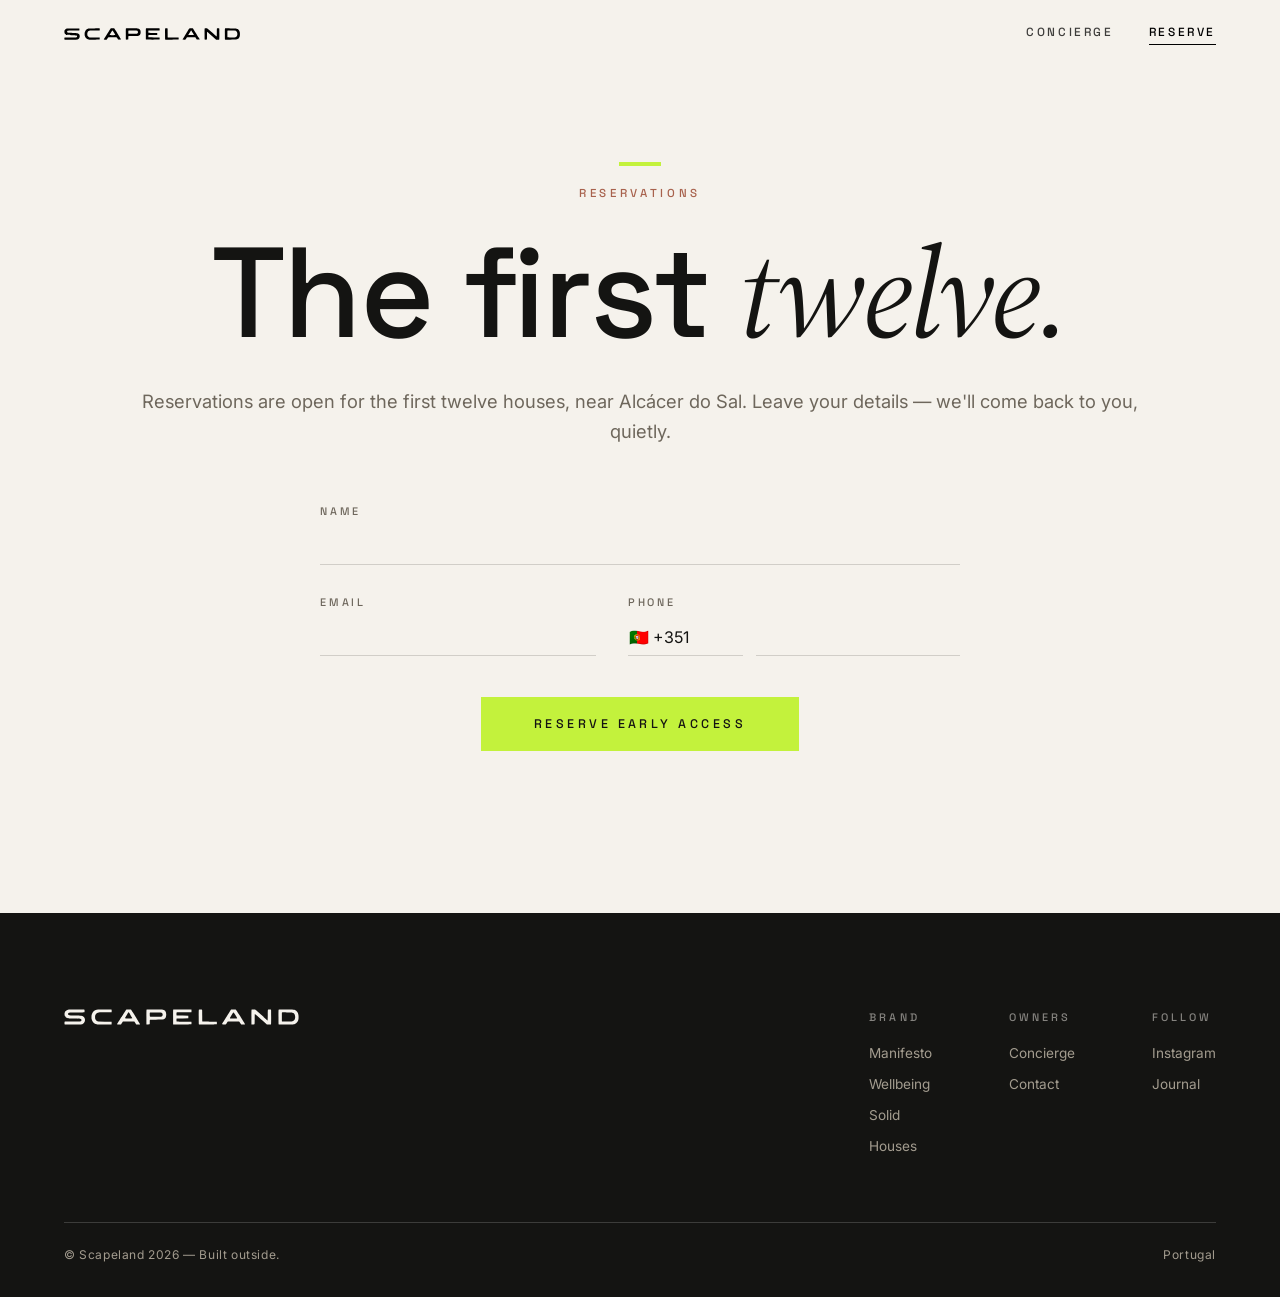
<file: reserve.html>
<!DOCTYPE html>
<html lang="en">
<head>
<meta charset="utf-8">
<meta name="viewport" content="width=device-width, initial-scale=1, viewport-fit=cover">
<title>Reserve — Scapeland</title>
<meta name="description" content="Reservations open for the first twelve Scapeland houses. Leave your details and we'll come back to you — quietly.">
<meta property="og:title" content="Reserve — Scapeland">
<meta property="og:description" content="Reservations open for the first twelve houses.">
<meta property="og:image" content="/assets/img/hero.jpg?v=4">
<meta property="og:type" content="website">
<link rel="icon" href="data:image/svg+xml,%3Csvg%20xmlns='http://www.w3.org/2000/svg'%20viewBox='0%200%20329%20329'%3E%3Crect%20width='329'%20height='329'%20fill='%23F5F2EC'/%3E%3Cpath%20transform='translate(74.4%2084.9)'%20fill='%23141412'%20d='M5.0%20127.1C3.6%20124.3%203.7%20108.8%205.2%20106.7C6.4%20105.2%2012.1%20105.0%2070.0%20104.8L133.5%20104.5L138.5%20102.0C142.5%20100.0%20143.7%2098.8%20144.7%2095.7C146.4%2090.8%20144.5%2085.8%20140.1%2083.5C134.3%2080.5%20126.4%2079.9%2082.0%2079.0C34.5%2078.1%2031.3%2077.7%2021.2%2072.6C15.4%2069.7%209.5%2063.4%206.7%2057.1C5.0%2053.5%204.6%2050.4%204.6%2042.5C4.5%2033.6%204.8%2031.8%207.4%2026.3C12.1%2016.1%2020.2%209.8%2033.2%206.3C38.8%204.8%2046.7%204.6%20103.5%204.4C160.2%204.2%20167.7%204.4%20169.2%205.8C170.7%207.0%20171.0%209.0%20171.0%2016.5C171.0%2022.2%20170.6%2026.0%20169.8%2026.8C168.9%2027.7%20160.5%2028.0%20138.6%2028.1C122.0%2028.1%2094.1%2028.5%2076.5%2028.9C42.2%2029.7%2039.1%2030.2%2035.6%2035.1C33.3%2038.4%2033.5%2045.1%2036.0%2048.3C40.0%2053.4%2043.1%2053.7%2097.4%2055.0C141.3%2056.1%20147.5%2056.7%20156.3%2061.1C166.7%2066.4%20172.0%2073.5%20174.0%2085.0C176.9%20101.9%20169.5%20117.3%20155.2%20124.0C145.1%20128.8%20141.7%20129.0%2071.8%20129.0C7.8%20129.0%206.0%20128.9%205.0%20127.1Z'/%3E%3Crect%20x='138.3'%20y='270.0'%20width='52.7'%20height='14.8'%20fill='%23C3F23C'/%3E%3C/svg%3E">
<link rel="preconnect" href="https://fonts.googleapis.com">
<link rel="preconnect" href="https://fonts.gstatic.com" crossorigin>
<link rel="stylesheet" href="https://fonts.googleapis.com/css2?family=Space+Grotesk:wght@400;500;700&family=Inter:wght@400;500&family=Source+Serif+4:ital,opsz,wght@1,8..60,400&display=swap">
<link rel="stylesheet" href="/assets/css/style.css?v=11">
</head>
<body class="reserve-page">

<svg width="0" height="0" style="position:absolute" aria-hidden="true"><defs><symbol id="scapeland-wordmark" viewBox="0 0 1954 133"><path fill="currentColor" fill-rule="evenodd" d="M5.0 127.1C3.6 124.3 3.7 108.8 5.2 106.7C6.4 105.2 12.1 105.0 70.0 104.8L133.5 104.5L138.5 102.0C142.5 100.0 143.7 98.8 144.7 95.7C146.4 90.8 144.5 85.8 140.1 83.5C134.3 80.5 126.4 79.9 82.0 79.0C34.5 78.1 31.3 77.7 21.2 72.6C15.4 69.7 9.5 63.4 6.7 57.1C5.0 53.5 4.6 50.4 4.6 42.5C4.5 33.6 4.8 31.8 7.4 26.3C12.1 16.1 20.2 9.8 33.2 6.3C38.8 4.8 46.7 4.6 103.5 4.4C160.2 4.2 167.7 4.4 169.2 5.8C170.7 7.0 171.0 9.0 171.0 16.5C171.0 22.2 170.6 26.0 169.8 26.8C168.9 27.7 160.5 28.0 138.6 28.1C122.0 28.1 94.1 28.5 76.5 28.9C42.2 29.7 39.1 30.2 35.6 35.1C33.3 38.4 33.5 45.1 36.0 48.3C40.0 53.4 43.1 53.7 97.4 55.0C141.3 56.1 147.5 56.7 156.3 61.1C166.7 66.4 172.0 73.5 174.0 85.0C176.9 101.9 169.5 117.3 155.2 124.0C145.1 128.8 141.7 129.0 71.8 129.0C7.8 129.0 6.0 128.9 5.0 127.1ZM271.0 126.9C260.1 124.1 253.6 120.6 246.0 113.4C238.5 106.3 234.4 99.4 230.9 88.0C228.9 81.8 228.5 78.3 228.5 67.5C228.5 52.3 229.6 46.8 235.2 35.0C242.3 20.2 253.2 11.4 270.5 6.3C275.8 4.8 283.0 4.5 335.0 4.2C391.2 3.9 393.6 4.0 395.0 5.8C396.1 7.2 396.5 9.9 396.4 16.8C396.3 21.8 395.9 26.3 395.5 26.9C395.1 27.7 379.5 28.0 346.2 28.0C319.4 28.0 294.1 28.5 290.0 29.0C276.4 30.8 266.4 37.7 261.1 48.9C258.7 54.0 258.5 55.6 258.5 67.0C258.5 78.4 258.7 80.0 261.1 85.0C264.6 92.4 270.0 97.6 277.9 101.4L284.5 104.5L339.7 105.0C370.0 105.3 395.2 105.8 395.5 106.2C396.3 107.0 396.2 126.9 395.4 128.2C395.1 128.6 368.7 129.0 336.7 128.9C282.2 128.9 278.0 128.8 271.0 126.9ZM441.4 127.5C441.1 126.7 441.2 125.5 441.6 124.8C448.5 112.9 515.7 6.1 516.8 5.3C517.9 4.3 523.6 4.0 537.1 4.0C553.5 4.0 556.0 4.2 557.8 5.8C558.8 6.7 566.4 18.3 574.6 31.5C582.7 44.7 599.2 71.2 611.2 90.4C623.3 109.6 632.9 126.0 632.8 126.9C632.5 128.3 630.2 128.5 617.1 128.8C606.7 129.0 601.3 128.7 600.4 127.9C599.6 127.3 596.2 122.1 592.8 116.3C589.3 110.5 585.6 105.2 584.5 104.4C581.8 102.5 492.2 102.3 489.8 104.2C488.9 104.9 485.9 109.3 483.0 114.0C480.2 118.7 476.7 124.0 475.4 125.8L472.9 129.0L457.4 129.0C444.8 129.0 441.8 128.7 441.4 127.5ZM685.7 128.3C685.3 128.0 685.0 100.4 685.0 67.0C685.0 21.2 685.3 6.1 686.2 5.2C687.8 3.6 802.5 3.5 814.9 5.0C838.2 8.0 848.6 19.4 849.7 43.5C851.0 69.8 840.5 84.8 818.5 88.0C814.6 88.5 790.3 89.0 763.5 89.0C727.4 89.0 715.1 89.3 714.2 90.2C713.4 91.0 713.0 96.6 713.0 109.0C713.0 121.4 712.6 127.0 711.8 127.8C710.5 129.1 686.9 129.6 685.7 128.3ZM907.7 128.3C907.3 128.0 907.0 100.3 907.0 66.9C907.0 7.8 907.1 6.0 908.9 5.0C911.6 3.6 1055.4 3.6 1058.1 5.0C1059.8 6.0 1060.0 7.2 1060.0 15.8C1060.0 22.1 1059.6 26.0 1058.8 26.8C1057.9 27.7 1043.1 28.0 998.2 28.0C959.2 28.0 938.2 28.4 936.9 29.0C935.2 30.0 935.0 31.2 935.0 40.9C935.0 49.8 935.3 52.0 936.7 53.1C938.0 54.2 947.6 54.6 985.9 55.0L1033.5 55.5L1033.5 66.5L1033.5 77.5L985.9 78.0C947.6 78.4 938.0 78.8 936.7 79.9C935.3 81.0 935.0 83.2 935.0 91.9C935.0 98.9 935.4 103.0 936.2 103.8C937.1 104.7 952.1 105.0 997.5 105.0C1042.9 105.0 1057.9 105.3 1058.8 106.2C1059.6 107.0 1060.0 110.9 1060.0 117.0C1060.0 123.1 1059.6 127.0 1058.8 127.8C1057.9 128.7 1039.7 129.0 983.0 129.0C941.9 129.0 908.0 128.7 907.7 128.3ZM1121.0 127.1C1120.4 125.8 1120.0 104.9 1120.0 66.1C1120.0 13.8 1120.2 7.0 1121.6 5.6C1123.9 3.3 1145.1 3.3 1147.4 5.6C1148.8 7.0 1149.0 12.9 1149.0 55.5C1149.0 98.6 1149.2 103.9 1150.6 104.4C1151.5 104.7 1178.4 105.0 1210.4 105.0C1254.3 105.0 1268.9 105.3 1269.8 106.2C1270.6 107.0 1271.0 110.9 1271.0 117.0C1271.0 123.1 1270.6 127.0 1269.8 127.8C1268.9 128.7 1251.0 129.0 1195.3 129.0C1123.9 129.0 1122.0 129.0 1121.0 127.1ZM1314.2 127.8C1312.7 126.3 1311.1 129.2 1340.5 82.0C1365.2 42.4 1381.4 16.2 1385.8 8.8C1387.0 6.8 1388.7 4.9 1389.6 4.6C1392.8 3.4 1427.5 3.9 1429.2 5.2C1430.1 5.9 1442.6 25.4 1457.0 48.5C1471.4 71.6 1488.2 98.3 1494.2 107.7C1500.3 117.3 1505.0 125.7 1504.8 126.7C1504.5 128.3 1503.0 128.5 1490.5 128.8C1482.8 128.9 1475.5 128.8 1474.3 128.5C1472.9 128.2 1470.0 124.5 1466.0 117.8C1462.5 112.1 1458.6 106.5 1457.3 105.2L1454.9 103.0L1409.1 103.0C1374.0 103.0 1363.0 103.3 1361.8 104.2C1361.0 104.9 1357.7 109.8 1354.5 115.0C1345.4 130.0 1347.2 129.0 1330.0 129.0C1320.3 129.0 1315.0 128.6 1314.2 127.8ZM1558.7 128.3C1558.3 128.0 1558.0 100.4 1558.0 67.0C1558.0 21.2 1558.3 6.1 1559.2 5.2C1560.7 3.7 1584.6 3.5 1588.4 5.0C1589.8 5.5 1609.3 22.3 1631.8 42.2C1654.2 62.1 1676.7 82.2 1681.9 86.7C1687.1 91.3 1691.8 94.9 1692.4 94.7C1693.2 94.4 1693.6 81.2 1693.8 50.5C1693.9 20.2 1694.4 6.3 1695.1 5.3C1696.9 3.3 1718.3 3.5 1720.4 5.6C1721.8 7.0 1722.0 13.8 1722.0 66.1C1722.0 104.9 1721.6 125.8 1721.0 127.1C1720.0 128.9 1718.7 129.0 1703.2 129.0L1686.5 129.0L1661.5 106.7C1647.8 94.5 1625.5 74.7 1612.1 62.7C1598.6 50.7 1587.2 41.1 1586.6 41.3C1585.8 41.6 1585.4 54.9 1585.2 84.0C1585.1 113.2 1584.6 126.7 1583.9 127.7C1583.1 128.6 1579.6 129.0 1571.0 129.0C1564.6 129.0 1559.0 128.7 1558.7 128.3ZM1784.0 127.1C1783.4 125.8 1783.0 104.9 1783.0 66.2C1783.0 9.5 1783.1 7.2 1784.9 5.6C1786.7 4.0 1791.1 3.9 1846.7 4.2C1911.9 4.7 1911.2 4.6 1923.6 10.7C1932.2 14.9 1941.1 24.9 1944.8 34.7C1946.5 39.1 1948.4 45.6 1948.9 49.1C1950.5 58.4 1950.2 79.3 1948.5 87.5C1945.1 103.7 1935.7 116.6 1922.8 122.9C1910.9 128.8 1908.4 129.0 1843.8 129.0C1786.7 129.0 1785.0 128.9 1784.0 127.1ZM1899.9 102.7C1911.9 98.0 1919.0 88.6 1921.1 74.6C1923.8 56.6 1917.4 39.8 1905.6 33.8C1896.5 29.1 1893.4 28.8 1853.7 28.3C1819.9 27.8 1815.7 27.9 1813.5 29.4L1811.0 31.0L1811.0 66.8C1811.0 94.1 1811.3 102.9 1812.2 103.9C1813.2 104.8 1822.6 105.0 1854.5 104.8C1890.3 104.5 1896.1 104.2 1899.9 102.7ZM567.6 77.6C568.3 75.8 567.4 74.1 553.2 51.0C541.4 31.8 538.7 28.0 537.2 28.0C535.5 28.1 533.7 30.4 524.3 45.5C508.8 70.4 505.7 75.9 506.4 77.5C507.2 79.7 566.8 79.8 567.6 77.6ZM1439.8 76.9C1440.0 76.0 1434.8 66.8 1428.4 56.4C1422.0 46.0 1415.5 35.6 1414.1 33.3C1409.4 25.5 1408.3 26.0 1399.6 40.3C1395.8 46.4 1389.3 57.0 1385.2 63.7C1380.7 71.1 1378.0 76.5 1378.3 77.5C1378.9 78.8 1382.5 79.0 1409.2 78.8C1436.1 78.5 1439.5 78.3 1439.8 76.9ZM811.4 62.0C817.6 58.9 820.3 54.2 820.2 46.5C820.2 40.8 818.5 36.7 814.8 33.4C809.7 28.8 807.9 28.6 761.3 28.3C717.9 27.9 717.0 28.0 715.0 30.0C713.2 31.8 713.0 33.2 713.0 46.3C713.0 61.7 713.5 63.5 718.0 64.3C719.4 64.6 739.9 64.7 763.5 64.7L806.5 64.5L811.4 62.0Z"/></symbol></defs></svg>

<!-- ———— NAV ———— -->
<div class="nav-bg" aria-hidden="true"></div>
<nav class="nav">
  <a class="nav__mark" href="/" aria-label="Scapeland"><svg viewBox="0 0 1954 133" aria-hidden="true" focusable="false"><use href="#scapeland-wordmark"></use></svg></a>
  <div class="nav__links">
    <a href="/concierge">Concierge</a>
    <a href="/reserve" class="nav__cta">Reserve</a>
  </div>
</nav>

<main>
<section class="close close--page" id="close">
  <div class="close__inner measure">
    <p class="eyebrow reveal">Reservations</p>
    <h1 class="close__manifesto reveal">The first <em>twelve.</em></h1>
    <p class="close__sub reveal">Reservations are open for the first twelve houses, near Alcácer do Sal. Leave your details — we'll come back to you, quietly.</p>

    <form class="reserve reveal" id="reserve-form" novalidate>
      <div class="reserve__grid">
        <label class="reserve__field reserve__field--wide">
          <span class="reserve__label">Name</span>
          <input class="reserve__input" type="text" name="name" autocomplete="name" required>
        </label>
        <label class="reserve__field">
          <span class="reserve__label">Email</span>
          <input class="reserve__input" type="email" name="email" autocomplete="email" required>
        </label>
        <div class="reserve__field">
          <span class="reserve__label" id="phone-label">Phone</span>
          <div class="reserve__phone">
            <select class="reserve__input reserve__dial" name="dial" aria-labelledby="phone-label" aria-label="Country code">
              <option value="+351" selected>🇵🇹 +351</option>
            </select>
            <input class="reserve__input reserve__phone-num" type="tel" name="phone" inputmode="tel" autocomplete="tel-national" aria-labelledby="phone-label" required>
          </div>
        </div>
      </div>
      <p class="reserve__error" id="reserve-error" hidden>Please add your name, a valid email and a phone number.</p>
      <button type="submit" class="close__cta reserve__submit">Reserve early access</button>
    </form>

    <div class="reserve__done" id="reserve-done" hidden>
      <p class="reserve__done-title">Received.</p>
      <p class="reserve__done-body">You are on the list for the first twelve. We will be in touch — quietly, and only when there is something worth saying.</p>
    </div>
  </div>
</section>
</main>

<!-- ———— FOOTER ———— -->
<footer class="footer">
  <div class="footer__row">
    <p class="footer__mark" aria-label="Scapeland"><svg viewBox="0 0 1954 133" aria-hidden="true" focusable="false"><use href="#scapeland-wordmark"></use></svg></p>
    <div class="footer__cols">
      <div class="footer__col">
        <span class="footer__head">Brand</span>
        <a href="/#argument">Manifesto</a>
        <a href="/#wellbeing">Wellbeing</a>
        <a href="/#solid">Solid</a>
        <a href="/#houses">Houses</a>
      </div>
      <div class="footer__col">
        <span class="footer__head">Owners</span>
        <a href="/concierge">Concierge</a>
        <a href="mailto:hello@scapeland.com">Contact</a>
      </div>
      <div class="footer__col">
        <span class="footer__head">Follow</span>
        <a href="#">Instagram</a>
        <a href="#">Journal</a>
      </div>
    </div>
  </div>
  <div class="footer__legal">
    <span>© Scapeland 2026 — Built outside.</span>
    <span>Portugal</span>
  </div>
</footer>

<script src="/assets/js/main.js?v=11"></script>
</body>
</html>
</file>
<file: assets/css/style.css>
/* ————————————————————————————————————————————————
   Scapeland — institutional site
   Palette:  ink #141412 · paper #F5F2EC · lime #C3F23C (accent) · terra #A8624D (support)
   Type:     Space Grotesk (display) · Inter (body) · Source Serif 4 (editorial)
   ———————————————————————————————————————————————— */

:root {
  --ink: #141412;
  --ink-soft: #1d1c19;
  --paper: #F5F2EC;
  --paper-dim: #EAE6DD;
  --lime: #C3F23C;
  --terra: #A8624D;
  --stone: #9A8F7A;
  --grey-on-paper: #6E675C;
  --grey-on-ink: #A39C8F;
  --line-on-paper: rgba(20, 20, 18, 0.16);
  --line-on-ink: rgba(245, 242, 236, 0.18);
  --display: "Space Grotesk", "Arial Narrow", Arial, sans-serif;
  --body: "Inter", "Helvetica Neue", Arial, sans-serif;
  --serif: "Source Serif 4", Georgia, "Times New Roman", serif;
  --pad: clamp(1.25rem, 5vw, 4.5rem);
}

* { margin: 0; padding: 0; box-sizing: border-box; }

html { scroll-behavior: smooth; }

body {
  background: var(--paper);
  color: var(--ink);
  font-family: var(--body);
  font-size: 1rem;
  line-height: 1.65;
  -webkit-font-smoothing: antialiased;
  overflow-x: hidden;
}

img, video { max-width: 100%; display: block; }

::selection { background: var(--lime); color: var(--ink); }

a { color: inherit; }

.measure {
  max-width: 74rem;
  margin-inline: auto;
  padding-inline: var(--pad);
}

em { font-family: var(--serif); font-style: italic; font-weight: 400; }

/* ————— eyebrow ————— */
.eyebrow {
  font-family: var(--display);
  font-size: 0.72rem;
  font-weight: 500;
  letter-spacing: 0.32em;
  text-transform: uppercase;
  color: var(--terra);
  margin-bottom: clamp(2rem, 5vw, 3.5rem);
}
.eyebrow--paper { color: var(--stone); }
/* Lime accent tick above section kickers — the brand's contemporary signal,
   kept to a small graphic detail per the brand book. */
.eyebrow::before {
  content: "";
  display: block;
  width: 2.6rem;
  height: 4px;
  background: var(--lime);
  margin-bottom: 1.1rem;
}
.close .eyebrow::before { margin-inline: auto; }

/* ————— reveal on scroll ————— */
.reveal {
  opacity: 0;
  transform: translateY(1.6rem);
  transition: opacity 0.9s cubic-bezier(0.22, 1, 0.36, 1),
              transform 0.9s cubic-bezier(0.22, 1, 0.36, 1);
}
.reveal.is-in { opacity: 1; transform: none; }

@media (prefers-reduced-motion: reduce) {
  html { scroll-behavior: auto; }
  .reveal { opacity: 1; transform: none; transition: none; }
  .hero__title, .hero__eyebrow, .hero__sub, .hero__scroll { animation: none !important; }
}

/* ————— nav ————— */
.nav {
  position: fixed;
  inset: 0 0 auto 0;
  z-index: 50;
  display: flex;
  align-items: center;
  justify-content: space-between;
  padding: 1.4rem var(--pad);
  mix-blend-mode: difference;
  color: #F5F2EC;
}
/* White plate behind the menu — fades in once half the hero has scrolled by.
   It sits beneath the difference-blended nav, so the links invert to ink. */
.nav-bg {
  position: fixed;
  inset: 0 0 auto 0;
  z-index: 49;
  height: 3.9rem; /* refined to the nav's real height by JS */
  background: #fff;
  border-bottom: 1px solid rgba(20, 20, 18, 0.07);
  opacity: 0;
  transition: opacity 0.5s ease;
  pointer-events: none;
}
.nav-bg.is-solid { opacity: 1; }
.nav a { text-decoration: none; }
.nav__mark { display: block; }
.nav__mark svg { height: 12px; width: auto; display: block; }
.nav__links {
  display: flex;
  gap: 2.2rem;
  font-family: var(--display);
  font-size: 0.74rem;
  font-weight: 500;
  letter-spacing: 0.22em;
  text-transform: uppercase;
}
.nav__links a { opacity: 0.75; transition: opacity 0.25s; }
.nav__links a:hover, .nav__links a:focus-visible { opacity: 1; }
.nav__cta { opacity: 1 !important; border-bottom: 1px solid currentColor; padding-bottom: 2px; }
@media (max-width: 40rem) {
  .nav { padding: 1.1rem var(--pad); }
  .nav__mark svg { height: 9px; }
  .nav__links { gap: 1.1rem; font-size: 0.66rem; letter-spacing: 0.16em; }
}

/* ————— hero ————— */
.hero {
  position: relative;
  min-height: 100vh;
  min-height: 100svh;
  display: grid;
  place-items: end start;
  overflow: hidden;
  background: var(--ink);
  color: var(--paper);
}
.hero__img {
  position: absolute; inset: 0;
  width: 100%; height: 100%;
  object-fit: cover;
}
/* iOS paints a play glyph over paused inline video — keep it off the hero. */
.hero__img::-webkit-media-controls,
.hero__img::-webkit-media-controls-start-playback-button,
.hero__img::-webkit-media-controls-overlay-play-button {
  display: none !important;
  -webkit-appearance: none;
  opacity: 0;
  pointer-events: none;
}
.hero__veil {
  position: absolute; inset: 0;
  background: linear-gradient(to top, rgba(20,20,18,0.72) 0%, rgba(20,20,18,0.18) 45%, rgba(20,20,18,0.30) 100%);
}
.hero__inner {
  position: relative;
  padding: 0 var(--pad) clamp(3.5rem, 9vh, 6.5rem);
  max-width: 62rem;
}
.hero__eyebrow {
  font-family: var(--display);
  font-size: 0.72rem;
  font-weight: 500;
  letter-spacing: 0.34em;
  text-transform: uppercase;
  color: rgba(245, 242, 236, 0.78);
  margin-bottom: 1.6rem;
  animation: heroIn 1.1s 0.15s cubic-bezier(0.22,1,0.36,1) both;
}
.hero__title {
  font-family: var(--display);
  font-weight: 500;
  font-size: clamp(3rem, 9.5vw, 7.5rem);
  line-height: 1.02;
  letter-spacing: -0.015em;
  text-wrap: balance;
  animation: heroIn 1.1s 0.3s cubic-bezier(0.22,1,0.36,1) both;
}
.hero__title em { font-weight: 400; }
.hero__sub {
  margin-top: 1.6rem;
  max-width: 34rem;
  font-size: clamp(1rem, 1.4vw, 1.15rem);
  color: rgba(245,242,236,0.82);
  animation: heroIn 1.1s 0.5s cubic-bezier(0.22,1,0.36,1) both;
}
/* Lime accent between title and sub, echoing the brand book cover. */
.hero__sub::before {
  content: "";
  display: block;
  width: 2.6rem;
  height: 4px;
  background: var(--lime);
  margin-bottom: 1.2rem;
}
.hero__scroll {
  position: absolute;
  right: var(--pad);
  bottom: clamp(3.5rem, 9vh, 6.5rem);
  font-family: var(--display);
  font-size: 0.68rem;
  letter-spacing: 0.3em;
  text-transform: uppercase;
  color: rgba(245,242,236,0.6);
  writing-mode: vertical-rl;
  animation: heroIn 1.1s 0.7s cubic-bezier(0.22,1,0.36,1) both;
}
@keyframes heroIn {
  from { opacity: 0; transform: translateY(1.4rem); }
  to   { opacity: 1; transform: none; }
}

/* ————— 01 argument ————— */
.argument {
  background: var(--paper);
  padding-block: clamp(6rem, 14vh, 11rem);
}
.argument__lines p {
  font-family: var(--display);
  font-weight: 400;
  font-size: clamp(1.5rem, 3.4vw, 2.6rem);
  line-height: 1.25;
  letter-spacing: -0.01em;
  max-width: 46ch;
}
.argument__lines p + p { margin-top: 1.1rem; }
.argument__lines p:nth-child(2) { margin-left: clamp(0rem, 6vw, 5rem); color: var(--grey-on-paper); }
.argument__lines p:nth-child(3) { margin-left: clamp(0rem, 12vw, 10rem); }
.argument__pull {
  margin-top: clamp(3rem, 7vw, 5.5rem);
  margin-left: auto;
  max-width: 38rem;
  font-family: var(--serif);
  font-style: italic;
  font-size: clamp(1.15rem, 1.9vw, 1.45rem);
  line-height: 1.7;
  color: var(--ink-soft);
  border-left: 2px solid var(--terra);
  padding-left: clamp(1.4rem, 3vw, 2.4rem);
}

/* ————— motion ————— */
.motion { background: var(--ink); }
.motion__track { height: 300vh; position: relative; }
.motion__sticky {
  position: sticky; top: 0;
  height: 100svh; overflow: hidden;
}
.motion__video {
  position: absolute; inset: 0;
  width: 100%; height: 100%;
  object-fit: cover;
}
.motion__veil {
  position: absolute; inset: 0;
  background: rgba(20,20,18,0.38);
}
.motion__panel {
  position: absolute; inset: 0;
  display: grid; place-items: center;
  opacity: 0;
  transition: opacity 0.6s ease;
  pointer-events: none;
}
.motion__panel.is-active { opacity: 1; }
.panel__inner {
  max-width: 40rem;
  padding-inline: var(--pad);
  text-align: center;
  color: var(--paper);
}
.panel__eyebrow {
  font-family: var(--display);
  font-size: 0.72rem; font-weight: 500;
  letter-spacing: 0.32em; text-transform: uppercase;
  color: var(--grey-on-ink);
  margin-bottom: 1.4rem;
}
.panel__title {
  font-family: var(--display);
  font-weight: 500;
  font-size: clamp(2rem, 5vw, 3.6rem);
  line-height: 1.08;
  letter-spacing: -0.01em;
  text-wrap: balance;
}
.panel__body {
  margin: 1.6rem auto 0;
  max-width: 32rem;
  color: rgba(245,242,236,0.85);
}

/* ————— 02 solid ————— */
.solid {
  background: var(--ink);
  color: var(--paper);
  padding-block: clamp(6rem, 14vh, 11rem) 0;
}
.solid__grid {
  display: grid;
  grid-template-columns: 1fr;
  gap: clamp(2rem, 5vw, 4rem);
}
@media (min-width: 56rem) { .solid__grid { grid-template-columns: 1.1fr 1fr; } }
.solid__title {
  font-family: var(--display);
  font-weight: 500;
  font-size: clamp(4rem, 12vw, 9rem);
  line-height: 0.95;
  letter-spacing: -0.02em;
}
.solid__tag {
  display: block;
  margin-top: 1.2rem;
  font-size: 0.72rem;
  font-weight: 500;
  letter-spacing: 0.3em;
  text-transform: uppercase;
  color: var(--grey-on-ink);
}
.solid__copy { max-width: 34rem; align-self: end; color: rgba(245,242,236,0.85); }
.solid__copy p + p { margin-top: 1rem; }
.solid__copy strong { color: var(--paper); font-weight: 500; }

/* tech list */
.tech {
  list-style: none;
  margin-top: clamp(4rem, 9vw, 7rem);
}
.tech__row {
  display: grid;
  grid-template-columns: 3rem 1fr;
  gap: 0.6rem 1.5rem;
  padding-block: clamp(1.6rem, 3vw, 2.4rem);
  border-top: 1px solid var(--line-on-ink);
}
@media (min-width: 56rem) {
  .tech__row { grid-template-columns: 4rem 16rem 1fr; align-items: baseline; }
}
.tech__num {
  font-family: var(--display);
  font-size: 0.78rem;
  color: var(--terra);
  letter-spacing: 0.1em;
}
.tech__name {
  font-family: var(--display);
  font-weight: 500;
  font-size: clamp(1.6rem, 3.4vw, 2.4rem);
  line-height: 1.05;
  letter-spacing: -0.01em;
}
.tech__desc {
  grid-column: 2;
  max-width: 40rem;
  color: var(--grey-on-ink);
  font-size: 0.95rem;
}
@media (min-width: 56rem) { .tech__desc { grid-column: 3; } }
.tech__label {
  display: block;
  font-family: var(--display);
  font-size: 0.7rem;
  font-weight: 500;
  letter-spacing: 0.26em;
  text-transform: uppercase;
  color: rgba(245,242,236,0.55);
  margin-bottom: 0.5rem;
}

.solid__figures {
  margin-top: clamp(4rem, 9vw, 7rem);
  display: grid;
  gap: 2px;
  padding-bottom: clamp(4rem, 9vw, 7rem);
}
.solid__fig img { width: 100%; height: clamp(16rem, 48vh, 30rem); object-fit: cover; }
.solid__fig figcaption {
  padding: 1rem var(--pad) 0;
  font-size: 0.8rem;
  letter-spacing: 0.04em;
  color: var(--grey-on-ink);
}
/* Desktop: an offset editorial grid — images keep their native aspect,
   staggered on the ink ground with generous air instead of a tight crop. */
@media (min-width: 48rem) {
  .solid__figures {
    grid-template-columns: repeat(12, 1fr);
    column-gap: clamp(2.5rem, 5vw, 5rem);
    row-gap: clamp(5rem, 9vw, 8rem);
    align-items: start;
    padding-inline: var(--pad);
  }
  .solid__fig img { height: auto; object-fit: unset; }
  .solid__fig figcaption { padding: 1rem 0 0; max-width: 34rem; }
  .solid__fig:nth-child(1) { grid-column: 1 / 8; }
  .solid__fig:nth-child(2) { grid-column: 9 / 13; margin-top: clamp(5rem, 10vw, 9rem); }
  .solid__fig:nth-child(3) { grid-column: 2 / 6; }
  .solid__fig:nth-child(4) { grid-column: 7 / 12; margin-top: clamp(4rem, 8vw, 7rem); }
}

/* Mobile: the four figures become a horizontal strip. Baseline is a
   swipeable scroll-snap gallery; when JS is active (and motion allowed)
   the section pins and vertical scroll drives it sideways through all four. */
@media (max-width: 47.99rem) {
  .solid__figures {
    display: flex;
    gap: 2px;
    overflow-x: auto;
    scroll-snap-type: x mandatory;
    -webkit-overflow-scrolling: touch;
  }
  .solid__fig {
    flex: 0 0 86vw;
    scroll-snap-align: center;
  }
  .solid__fig img { height: 52svh; }

  .glt--active { position: relative; } /* height set by JS: viewport + exact horizontal travel */
  .glt--active .glt__sticky {
    position: sticky;
    top: 0;
    height: 100svh;
    overflow: hidden;
    display: grid;
    align-items: center;
  }
  .glt--active .solid__figures {
    overflow: visible;
    width: max-content;
    padding-left: var(--pad);
    padding-bottom: 0;
    gap: 4vw;
    will-change: transform;
  }
  .glt--active .solid__fig { flex: 0 0 82vw; }
}

/* ————— stats ————— */
.stats {
  background: var(--ink);
  color: var(--paper);
  border-top: 1px solid var(--line-on-ink);
  padding-block: clamp(4rem, 9vw, 7rem);
}
.stats__grid {
  display: grid;
  grid-template-columns: repeat(2, 1fr);
  gap: clamp(2.5rem, 5vw, 4rem) var(--pad);
}
@media (min-width: 56rem) { .stats__grid { grid-template-columns: repeat(4, 1fr); } }
.stat__num {
  font-family: var(--display);
  font-weight: 500;
  font-size: clamp(3rem, 6.5vw, 5rem);
  line-height: 1;
  letter-spacing: -0.02em;
  font-variant-numeric: tabular-nums;
}
.stat__num sup {
  font-size: 0.32em;
  letter-spacing: 0.08em;
  color: var(--terra);
  margin-left: 0.15em;
}
.stat__label {
  margin-top: 0.9rem;
  max-width: 13rem;
  font-size: 0.82rem;
  color: var(--grey-on-ink);
}

/* ————— houses ————— */
.houses {
  background: var(--paper);
  padding-block: clamp(6rem, 14vh, 11rem);
}
.houses__head {
  display: grid;
  gap: 2rem;
  margin-bottom: clamp(3.5rem, 8vw, 6rem);
}
@media (min-width: 56rem) {
  .houses__head { grid-template-columns: 1fr 1fr; align-items: end; }
}
.houses__title {
  font-family: var(--display);
  font-weight: 500;
  font-size: clamp(3rem, 8vw, 6rem);
  line-height: 1;
  letter-spacing: -0.02em;
}
.houses__intro { max-width: 30rem; color: var(--grey-on-paper); justify-self: end; }
.houses__grid {
  display: grid;
  gap: clamp(3rem, 6vw, 5rem) clamp(2rem, 4vw, 4rem);
}
@media (min-width: 48rem) { .houses__grid { grid-template-columns: 1fr 1fr; } }
.house__media { overflow: hidden; margin-bottom: 1.6rem; background: var(--paper-dim); }
.house__media img {
  width: 100%; aspect-ratio: 4 / 3; object-fit: cover;
  transition: transform 1.2s cubic-bezier(0.22,1,0.36,1);
}
.house:hover .house__media img { transform: scale(1.035); }
.house__num {
  font-family: var(--display);
  font-size: 0.7rem; font-weight: 500;
  letter-spacing: 0.3em; text-transform: uppercase;
  color: var(--terra);
}
.house__name {
  font-family: var(--display);
  font-weight: 500;
  font-size: clamp(2rem, 4.5vw, 3.2rem);
  line-height: 1.05;
  letter-spacing: -0.01em;
  margin-top: 0.5rem;
}
.house__sub {
  font-family: var(--serif);
  font-style: italic;
  font-size: 1.05rem;
  color: var(--grey-on-paper);
  margin-top: 0.2rem;
}
.house__desc { margin-top: 0.9rem; max-width: 26rem; color: var(--ink-soft); }
@media (min-width: 48rem) {
  .house:nth-child(even) { transform: translateY(clamp(0rem, 4vw, 3.5rem)); }
}

/* ————— house 01 ————— */
.house01 {
  background: var(--paper-dim);
  padding-block: clamp(6rem, 14vh, 11rem);
}
.house01__head {
  display: grid;
  gap: 1.2rem;
  margin-bottom: clamp(3rem, 7vw, 5rem);
  max-width: 44rem;
}
.house01__head .eyebrow { margin-bottom: 0; }
.house01__title {
  font-family: var(--display);
  font-weight: 500;
  font-size: clamp(3rem, 8vw, 6rem);
  line-height: 1;
  letter-spacing: -0.02em;
}
.house01__intro { color: var(--grey-on-paper); max-width: 34rem; }
.house01__grid {
  display: grid;
  gap: clamp(1rem, 2.5vw, 2rem);
  grid-template-columns: 1fr;
}
@media (min-width: 48rem) {
  .house01__grid {
    grid-template-columns: repeat(12, 1fr);
    align-items: start;
  }
  .house01__item--a { grid-column: 1 / 8; }
  .house01__item--b { grid-column: 8 / 13; margin-top: clamp(2rem, 6vw, 5rem); }
  .house01__item--c { grid-column: 3 / 11; margin-top: clamp(1rem, 3vw, 2.5rem); }
}
.house01__item img { width: 100%; object-fit: cover; aspect-ratio: 3 / 2; }

/* ————— wellbeing ————— */
.well {
  background: var(--paper);
  padding-block: clamp(6rem, 14vh, 11rem);
}
.well__head {
  display: grid;
  gap: 2rem;
  margin-bottom: clamp(3rem, 7vw, 5rem);
}
@media (min-width: 56rem) {
  .well__head { grid-template-columns: 1.1fr 1fr; align-items: end; }
}
.well__title {
  font-family: var(--display);
  font-weight: 500;
  font-size: clamp(2.4rem, 6vw, 4.5rem);
  line-height: 1.04;
  letter-spacing: -0.015em;
  text-wrap: balance;
  max-width: 16ch;
}
.well__intro { max-width: 30rem; color: var(--grey-on-paper); }
.well__list { list-style: none; }
.well__row {
  display: grid;
  grid-template-columns: 1fr;
  gap: 0.6rem 1.5rem;
  padding-block: clamp(1.4rem, 2.6vw, 2rem);
  border-top: 1px solid var(--line-on-paper);
}
@media (min-width: 56rem) {
  .well__row { grid-template-columns: 20rem 1fr; align-items: baseline; }
}
.well__name {
  font-family: var(--display);
  font-weight: 500;
  font-size: clamp(1.5rem, 3vw, 2.1rem);
  line-height: 1.05;
  letter-spacing: -0.01em;
}
.well__desc { max-width: 38rem; color: var(--grey-on-paper); font-size: 0.95rem; }
.well__label {
  display: block;
  font-family: var(--display);
  font-size: 0.68rem;
  font-weight: 500;
  letter-spacing: 0.26em;
  text-transform: uppercase;
  color: var(--terra);
  margin-bottom: 0.45rem;
}
.well__gallery {
  margin-top: clamp(3rem, 6vw, 4.5rem);
  display: grid;
  gap: clamp(1rem, 2.5vw, 2rem);
}
@media (min-width: 48rem) { .well__gallery { grid-template-columns: 1fr 1fr; } }
.well__fig img { width: 100%; aspect-ratio: 4 / 3; object-fit: cover; }
.well__fig figcaption {
  padding-top: 0.8rem;
  font-size: 0.8rem;
  letter-spacing: 0.04em;
  color: var(--grey-on-paper);
}

.well__note {
  margin-top: 2.2rem;
  font-family: var(--serif);
  font-style: italic;
  color: var(--grey-on-paper);
}

/* ————— bleed ————— */
.bleed {
  position: relative;
  min-height: 82svh;
  display: grid;
  place-items: end start;
  overflow: hidden;
  background: var(--ink);
}
.bleed__img { position: absolute; inset: 0; width: 100%; height: 100%; object-fit: cover; }
.bleed__veil {
  position: absolute; inset: 0;
  background: linear-gradient(to top, rgba(20,20,18,0.55), rgba(20,20,18,0.05) 55%);
}
.bleed__cap { position: relative; padding: 0 var(--pad) clamp(2.5rem, 6vw, 4.5rem); color: var(--paper); }
.bleed__eyebrow {
  font-family: var(--display);
  font-size: 0.7rem; font-weight: 500;
  letter-spacing: 0.3em; text-transform: uppercase;
  color: rgba(245,242,236,0.7);
  margin-bottom: 0.8rem;
}
.bleed__line {
  font-family: var(--serif);
  font-style: italic;
  font-size: clamp(1.6rem, 3.6vw, 2.6rem);
  line-height: 1.2;
}

/* ————— inhabit ————— */
.inhabit {
  background: var(--ink);
  color: var(--paper);
  display: grid;
}
@media (min-width: 56rem) {
  .inhabit { grid-template-columns: 1.15fr 1fr; align-items: center; }
}
.inhabit__media img { width: 100%; height: 100%; object-fit: cover; min-height: 24rem; }
.inhabit__text {
  padding: clamp(4rem, 9vw, 7rem) var(--pad);
  max-width: 38rem;
}
.inhabit__head {
  font-family: var(--display);
  font-weight: 500;
  font-size: clamp(2.2rem, 5vw, 3.6rem);
  line-height: 1.08;
  letter-spacing: -0.01em;
  text-wrap: balance;
}
.inhabit__copy { margin-top: 2rem; color: rgba(245,242,236,0.85); }
.inhabit__copy p + p { margin-top: 1rem; }
.inhabit__copy p:last-child {
  font-family: var(--serif);
  font-style: italic;
  color: var(--paper);
  margin-top: 1.6rem;
}

/* ————— kept (owner's service page) ————— */
.kept-hero {
  background: var(--ink);
  color: var(--paper);
  min-height: 88svh;
  display: grid;
  align-items: center;
  padding-block: clamp(8rem, 16vh, 12rem) clamp(5rem, 10vh, 8rem);
}
.kept-hero__title {
  font-family: var(--display);
  font-weight: 500;
  font-size: clamp(4.5rem, 14vw, 11rem);
  line-height: 0.95;
  letter-spacing: -0.02em;
}
.kept-hero__line {
  margin-top: 1.6rem;
  font-family: var(--serif);
  font-style: italic;
  font-size: clamp(1.4rem, 3vw, 2.2rem);
  color: rgba(245, 242, 236, 0.92);
}
.kept-hero__sub {
  margin-top: 2rem;
  max-width: 36rem;
  color: var(--grey-on-ink);
  font-size: clamp(1rem, 1.4vw, 1.1rem);
}
.kept-split {
  background: var(--paper);
  display: grid;
}
@media (min-width: 56rem) {
  .kept-split { grid-template-columns: 1.15fr 1fr; align-items: center; }
}
.kept-split__media img { width: 100%; height: 100%; object-fit: cover; min-height: 24rem; }
.kept-split__text {
  padding: clamp(4rem, 9vw, 7rem) var(--pad);
  max-width: 38rem;
}
.kept-split__head {
  font-family: var(--display);
  font-weight: 500;
  font-size: clamp(2.2rem, 5vw, 3.6rem);
  line-height: 1.08;
  letter-spacing: -0.01em;
  text-wrap: balance;
}
.kept-split__copy { margin-top: 2rem; color: var(--grey-on-paper); }
.kept-split__copy p + p { margin-top: 1rem; }
.kept-services {
  background: var(--paper);
  padding-block: clamp(4.5rem, 10vh, 8rem);
}
.kept-services .eyebrow { margin-bottom: clamp(2rem, 4vw, 3rem); }
.kept-how {
  background: var(--paper-dim);
  padding-block: clamp(5rem, 11vh, 9rem);
}
.kept-how__grid {
  display: grid;
  gap: clamp(2.5rem, 5vw, 4rem);
}
@media (min-width: 48rem) { .kept-how__grid { grid-template-columns: repeat(3, 1fr); } }
.kept-how__name {
  font-family: var(--display);
  font-weight: 500;
  font-size: clamp(1.5rem, 2.6vw, 2rem);
  letter-spacing: -0.01em;
  border-top: 1px solid var(--line-on-paper);
  padding-top: 1.2rem;
}
.kept-how__desc {
  margin-top: 0.9rem;
  color: var(--grey-on-paper);
  font-size: 0.95rem;
  max-width: 24rem;
}

/* kept — responsive rhythm */
@media (max-width: 55.99rem) {
  .kept-hero { min-height: 72svh; padding-block: clamp(7rem, 14vh, 9rem) clamp(3.5rem, 8vh, 5rem); }
  .kept-split__media img,
  .kept .inhabit__media img { min-height: 0; height: 46svh; }
  .kept-split__text,
  .kept .inhabit__text { padding-block: clamp(3rem, 8vw, 4.5rem); }
}

/* reserve page */
.close--page {
  min-height: 92svh;
  display: grid;
  align-items: center;
  padding-block: clamp(8rem, 16vh, 11rem) clamp(5rem, 10vh, 7rem);
}
.close--page .eyebrow { margin-bottom: 1.6rem; }

/* ————— close ————— */
.close {
  background: var(--paper);
  padding-block: clamp(7rem, 18vh, 13rem);
  text-align: center;
}
.close__manifesto {
  font-family: var(--display);
  font-weight: 500;
  font-size: clamp(3rem, 10vw, 8rem);
  line-height: 1;
  letter-spacing: -0.02em;
  text-wrap: balance;
}
.close__sub {
  margin-top: 1.8rem;
  color: var(--grey-on-paper);
  font-size: clamp(1rem, 1.5vw, 1.15rem);
}
/* reserve form */
.reserve {
  margin: 3.5rem auto 0;
  max-width: 40rem;
  text-align: left;
}
.reserve__grid {
  display: grid;
  gap: 1.8rem 2rem;
}
@media (min-width: 40rem) {
  .reserve__grid { grid-template-columns: 1fr 1fr; }
  .reserve__field--wide { grid-column: 1 / -1; }
}
.reserve__field { display: flex; flex-direction: column; gap: 0.45rem; }
.reserve__phone { display: flex; gap: 0.8rem; }
.reserve__dial { flex: 0 0 7.2rem; }
.reserve__phone-num { flex: 1; min-width: 0; }
.reserve__label {
  font-family: var(--display);
  font-size: 0.68rem;
  font-weight: 500;
  letter-spacing: 0.26em;
  text-transform: uppercase;
  color: var(--grey-on-paper);
}
.reserve__label em { text-transform: none; letter-spacing: 0.04em; }
.reserve__input {
  font-family: var(--body);
  font-size: 1rem;
  color: var(--ink);
  background: transparent;
  border: 0;
  border-bottom: 1px solid var(--line-on-paper);
  border-radius: 0;
  padding: 0.5rem 0.1rem;
  transition: border-color 0.25s;
  appearance: none;
}
select.reserve__input { cursor: pointer; }
.reserve__input:focus {
  outline: none;
  border-bottom-color: var(--lime);
  border-bottom-width: 2px;
}
.reserve__error {
  margin-top: 1.4rem;
  font-size: 0.85rem;
  color: var(--terra);
  text-align: center;
}
.reserve__submit.close__cta {
  display: block;
  margin: 2.6rem auto 0;
  cursor: pointer;
  font-family: var(--display);
}
.reserve__submit[disabled] { opacity: 0.5; cursor: wait; }
.reserve__done { margin-top: 3.5rem; }
.reserve__done-title {
  font-family: var(--serif);
  font-style: italic;
  font-size: clamp(1.6rem, 3vw, 2.2rem);
}
.reserve__done-body {
  margin: 1rem auto 0;
  max-width: 30rem;
  color: var(--grey-on-paper);
}

.close__cta {
  display: inline-block;
  margin-top: 3rem;
  padding: 1.1rem 3.2rem;
  font-family: var(--display);
  font-size: 0.78rem;
  font-weight: 500;
  letter-spacing: 0.28em;
  text-transform: uppercase;
  text-decoration: none;
  color: var(--ink);
  background: var(--lime);
  border: 1px solid var(--lime);
  transition: background 0.3s, color 0.3s, border-color 0.3s;
}
.close__cta:hover, .close__cta:focus-visible {
  background: var(--ink);
  border-color: var(--ink);
  color: var(--paper);
}

/* ————— footer ————— */
.footer {
  background: var(--ink);
  color: var(--paper);
  padding: clamp(4rem, 8vw, 6rem) var(--pad) 2rem;
}
.footer__row {
  display: grid;
  gap: 3rem;
  max-width: 74rem;
  margin-inline: auto;
}
@media (min-width: 48rem) { .footer__row { grid-template-columns: 1fr auto; } }
.footer__mark svg { height: 16px; width: auto; display: block; }
.footer__cols { display: flex; gap: clamp(2.5rem, 6vw, 5rem); flex-wrap: wrap; }
.footer__col { display: flex; flex-direction: column; gap: 0.55rem; font-size: 0.85rem; }
.footer__col a { text-decoration: none; color: var(--grey-on-ink); transition: color 0.25s; }
.footer__col a:hover, .footer__col a:focus-visible { color: var(--paper); }
.footer__head {
  font-family: var(--display);
  font-size: 0.68rem;
  font-weight: 500;
  letter-spacing: 0.28em;
  text-transform: uppercase;
  color: rgba(245,242,236,0.5);
  margin-bottom: 0.4rem;
}
.footer__legal {
  max-width: 74rem;
  margin: 4rem auto 0;
  padding-top: 1.4rem;
  border-top: 1px solid var(--line-on-ink);
  display: flex;
  justify-content: space-between;
  flex-wrap: wrap;
  gap: 0.6rem;
  font-size: 0.75rem;
  letter-spacing: 0.05em;
  color: var(--grey-on-ink);
}

/* focus visibility */
a:focus-visible {
  outline: 2px solid var(--terra);
  outline-offset: 3px;
}
</file>
